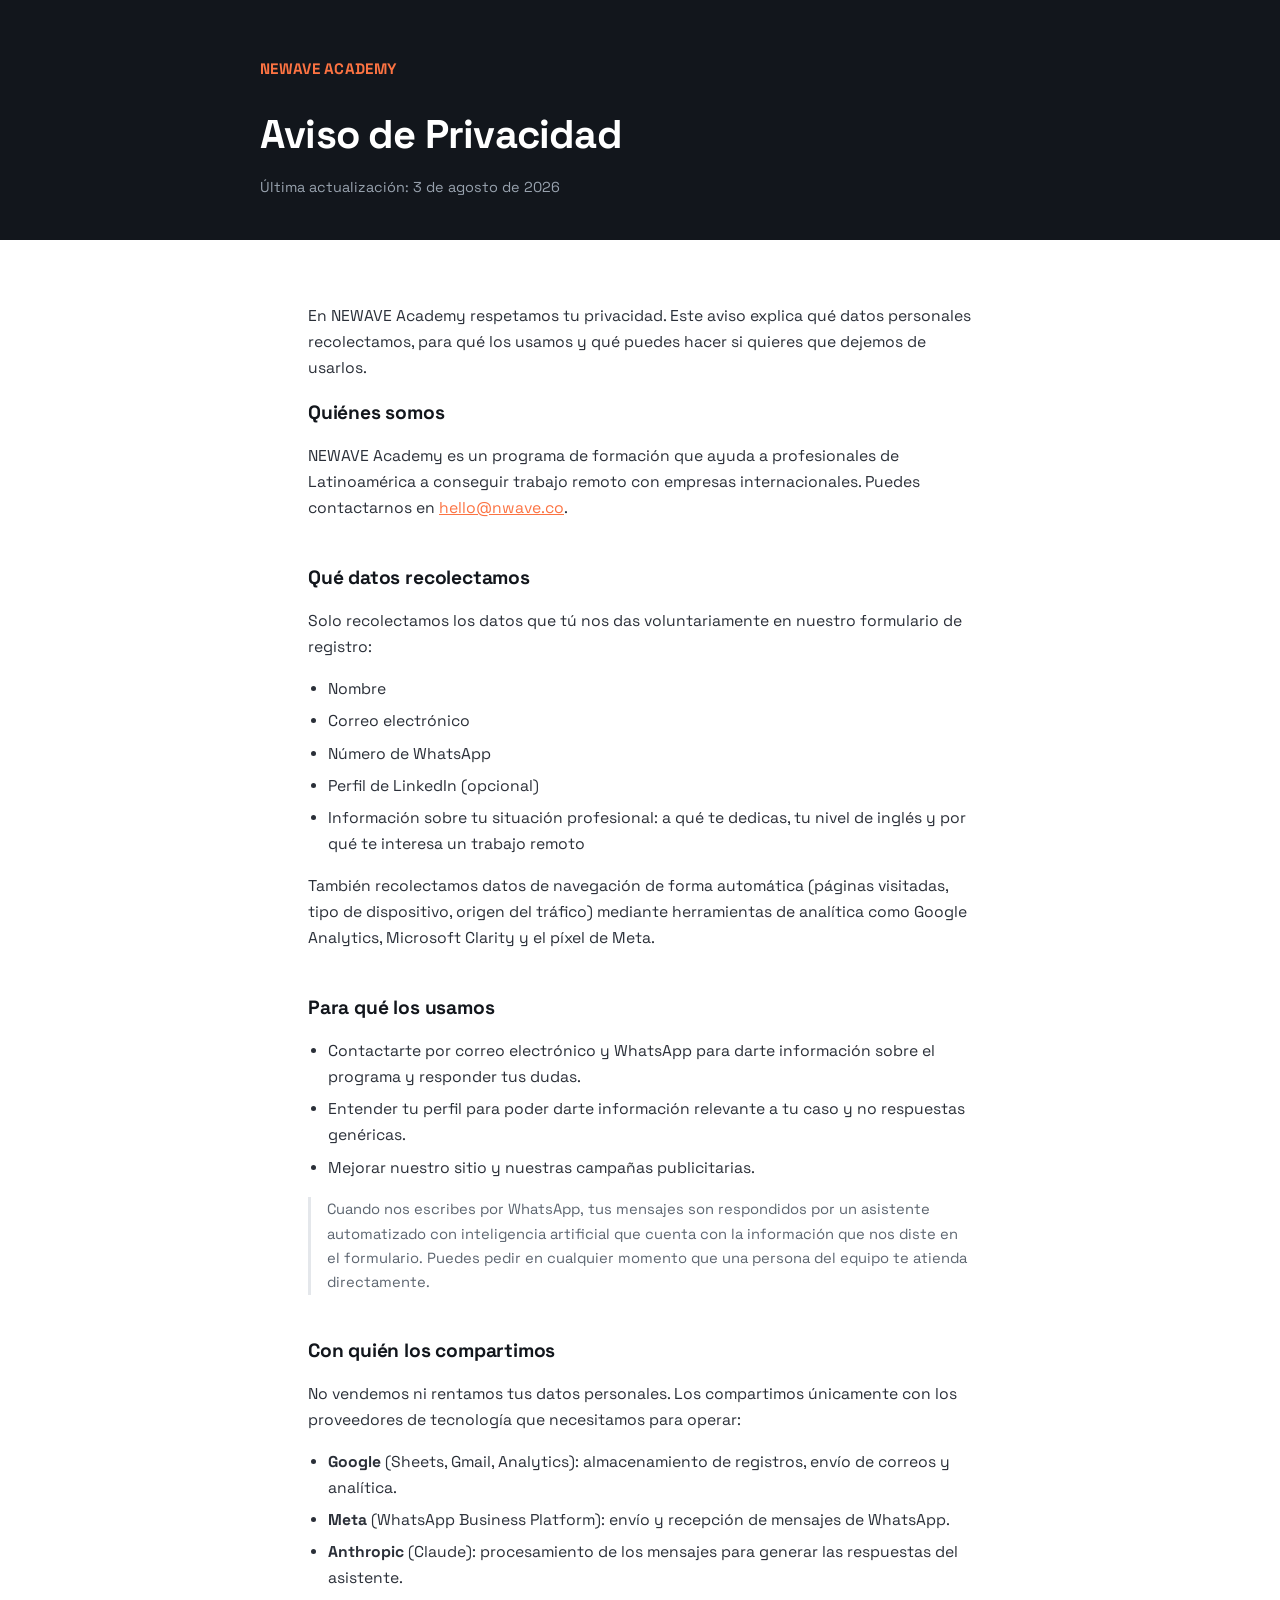
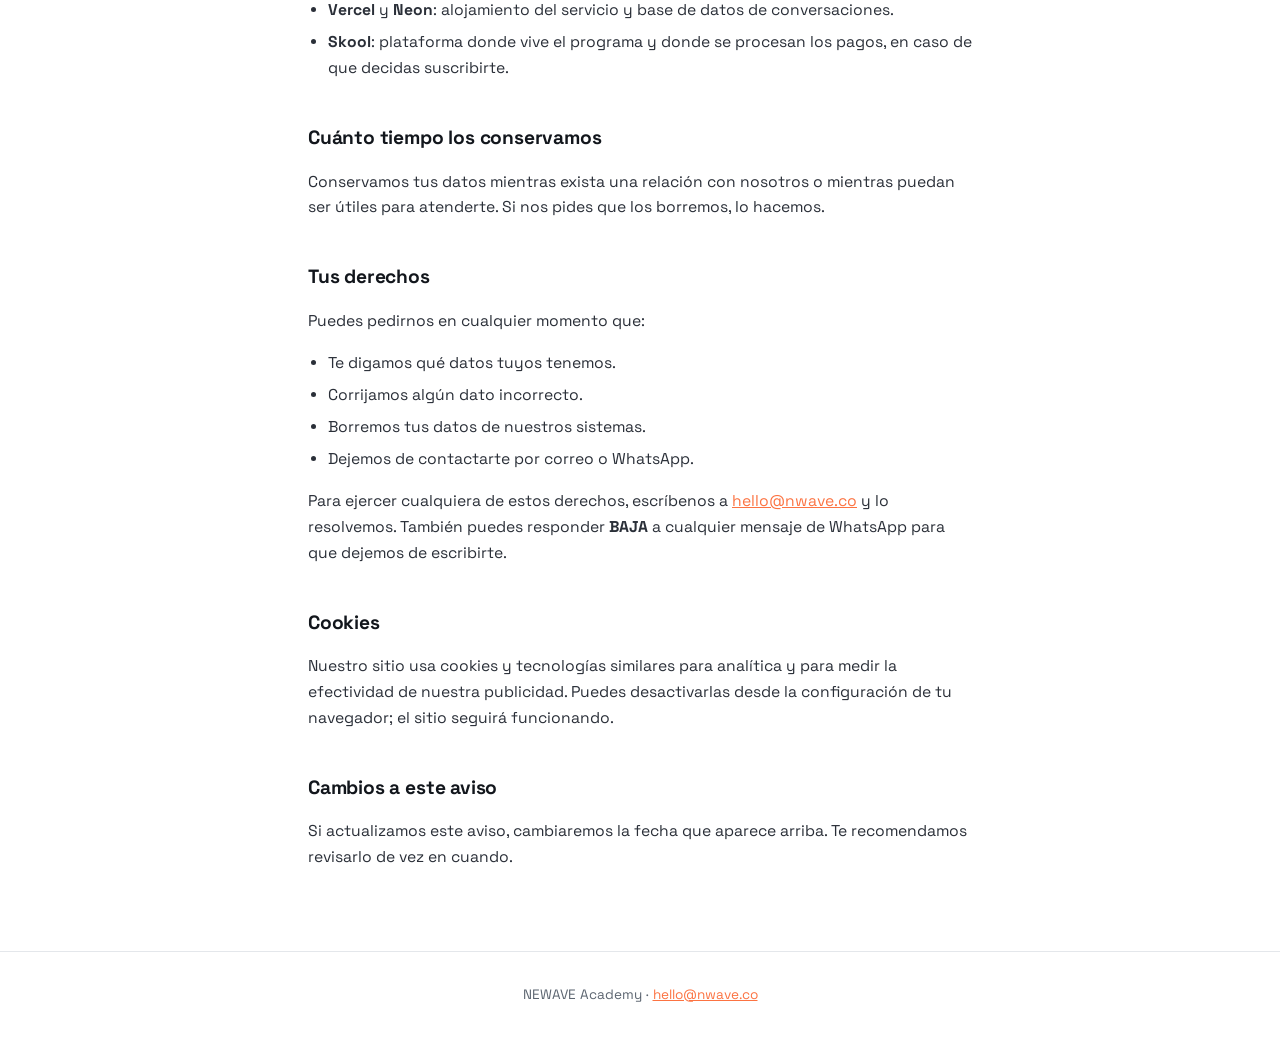
<file: privacidad/index.html>
<!DOCTYPE html>
<html lang="es">
<head>
  <!-- Google Tag Manager -->
  <script>(function(w,d,s,l,i){w[l]=w[l]||[];w[l].push({'gtm.start':
  new Date().getTime(),event:'gtm.js'});var f=d.getElementsByTagName(s)[0],
  j=d.createElement(s),dl=l!='dataLayer'?'&l='+l:'';j.async=true;j.src=
  'https://www.googletagmanager.com/gtm.js?id='+i+dl;f.parentNode.insertBefore(j,f);
  })(window,document,'script','dataLayer','GTM-WNMFCN55');</script>
  <!-- End Google Tag Manager -->
  <meta charset="UTF-8" />
  <meta name="viewport" content="width=device-width, initial-scale=1.0" />
  <title>Aviso de Privacidad — NEWAVE Academy</title>
  <meta name="description" content="Aviso de privacidad de NEWAVE Academy: qué datos recolectamos, para qué los usamos y cómo ejercer tus derechos." />
  <link rel="preconnect" href="https://fonts.googleapis.com" />
  <link rel="preconnect" href="https://fonts.gstatic.com" crossorigin />
  <link href="https://fonts.googleapis.com/css2?family=Space+Grotesk:wght@400;600;700&family=DM+Mono:wght@400&display=swap" rel="stylesheet" />
  <link rel="icon" type="image/png" href="../images/NEWAVEISO.png" />
  <style>
    :root {
      --brand-black: #12161c;
      --brand-orange: #FC7342;
      --text: #2a2f38;
      --muted: #5c6570;
      --line: #e4e7eb;
    }
    * { box-sizing: border-box; }
    body {
      margin: 0;
      font-family: 'Space Grotesk', -apple-system, BlinkMacSystemFont, sans-serif;
      color: var(--text);
      line-height: 1.65;
      background: #fff;
    }
    header {
      background: var(--brand-black);
      padding: 3.5rem clamp(1.25rem, 5vw, 3rem) 2.5rem;
    }
    header .wrap { max-width: 760px; margin: 0 auto; }
    header a.logo {
      color: var(--brand-orange);
      text-decoration: none;
      font-weight: 700;
      letter-spacing: 0.02em;
      font-size: 0.95rem;
    }
    header h1 {
      color: #fff;
      font-size: clamp(1.75rem, 4vw, 2.5rem);
      font-weight: 700;
      letter-spacing: -0.02em;
      margin: 1.25rem 0 0.5rem;
    }
    header p { color: #98a2ae; margin: 0; font-size: 0.9rem; }
    main {
      max-width: 760px;
      margin: 0 auto;
      padding: 3rem clamp(1.25rem, 5vw, 3rem) 4rem;
    }
    h2 {
      font-size: 1.2rem;
      font-weight: 700;
      letter-spacing: -0.01em;
      margin: 2.5rem 0 0.75rem;
      color: var(--brand-black);
    }
    h2:first-of-type { margin-top: 0; }
    p, li { font-size: 0.98rem; color: var(--text); }
    ul { padding-left: 1.25rem; }
    li { margin-bottom: 0.4rem; }
    a { color: var(--brand-orange); }
    .nota {
      border-left: 3px solid var(--line);
      padding-left: 1rem;
      color: var(--muted);
      font-size: 0.92rem;
    }
    footer {
      border-top: 1px solid var(--line);
      padding: 2rem clamp(1.25rem, 5vw, 3rem);
      text-align: center;
      color: var(--muted);
      font-size: 0.85rem;
    }
  </style>
</head>
<body>
  <!-- Google Tag Manager (noscript) -->
  <noscript><iframe src="https://www.googletagmanager.com/ns.html?id=GTM-WNMFCN55" height="0" width="0" style="display:none;visibility:hidden"></iframe></noscript>
  <!-- End Google Tag Manager (noscript) -->
  <header>
    <div class="wrap">
      <a class="logo" href="/">NEWAVE ACADEMY</a>
      <h1>Aviso de Privacidad</h1>
      <p>Última actualización: 3 de agosto de 2026</p>
    </div>
  </header>

  <main>
    <p>En NEWAVE Academy respetamos tu privacidad. Este aviso explica qué datos
    personales recolectamos, para qué los usamos y qué puedes hacer si quieres
    que dejemos de usarlos.</p>

    <h2>Quiénes somos</h2>
    <p>NEWAVE Academy es un programa de formación que ayuda a profesionales de
    Latinoamérica a conseguir trabajo remoto con empresas internacionales.
    Puedes contactarnos en
    <a href="mailto:hello@nwave.co">hello@nwave.co</a>.</p>

    <h2>Qué datos recolectamos</h2>
    <p>Solo recolectamos los datos que tú nos das voluntariamente en nuestro
    formulario de registro:</p>
    <ul>
      <li>Nombre</li>
      <li>Correo electrónico</li>
      <li>Número de WhatsApp</li>
      <li>Perfil de LinkedIn (opcional)</li>
      <li>Información sobre tu situación profesional: a qué te dedicas, tu
      nivel de inglés y por qué te interesa un trabajo remoto</li>
    </ul>
    <p>También recolectamos datos de navegación de forma automática (páginas
    visitadas, tipo de dispositivo, origen del tráfico) mediante herramientas
    de analítica como Google Analytics, Microsoft Clarity y el píxel de Meta.</p>

    <h2>Para qué los usamos</h2>
    <ul>
      <li>Contactarte por correo electrónico y WhatsApp para darte información
      sobre el programa y responder tus dudas.</li>
      <li>Entender tu perfil para poder darte información relevante a tu caso
      y no respuestas genéricas.</li>
      <li>Mejorar nuestro sitio y nuestras campañas publicitarias.</li>
    </ul>
    <p class="nota">Cuando nos escribes por WhatsApp, tus mensajes son
    respondidos por un asistente automatizado con inteligencia artificial que
    cuenta con la información que nos diste en el formulario. Puedes pedir en
    cualquier momento que una persona del equipo te atienda directamente.</p>

    <h2>Con quién los compartimos</h2>
    <p>No vendemos ni rentamos tus datos personales. Los compartimos únicamente
    con los proveedores de tecnología que necesitamos para operar:</p>
    <ul>
      <li><strong>Google</strong> (Sheets, Gmail, Analytics): almacenamiento de
      registros, envío de correos y analítica.</li>
      <li><strong>Meta</strong> (WhatsApp Business Platform): envío y recepción
      de mensajes de WhatsApp.</li>
      <li><strong>Anthropic</strong> (Claude): procesamiento de los mensajes
      para generar las respuestas del asistente.</li>
      <li><strong>Vercel</strong> y <strong>Neon</strong>: alojamiento del
      servicio y base de datos de conversaciones.</li>
      <li><strong>Skool</strong>: plataforma donde vive el programa y donde se
      procesan los pagos, en caso de que decidas suscribirte.</li>
    </ul>

    <h2>Cuánto tiempo los conservamos</h2>
    <p>Conservamos tus datos mientras exista una relación con nosotros o
    mientras puedan ser útiles para atenderte. Si nos pides que los borremos,
    lo hacemos.</p>

    <h2>Tus derechos</h2>
    <p>Puedes pedirnos en cualquier momento que:</p>
    <ul>
      <li>Te digamos qué datos tuyos tenemos.</li>
      <li>Corrijamos algún dato incorrecto.</li>
      <li>Borremos tus datos de nuestros sistemas.</li>
      <li>Dejemos de contactarte por correo o WhatsApp.</li>
    </ul>
    <p>Para ejercer cualquiera de estos derechos, escríbenos a
    <a href="mailto:hello@nwave.co">hello@nwave.co</a> y lo resolvemos. También
    puedes responder <strong>BAJA</strong> a cualquier mensaje de WhatsApp para
    que dejemos de escribirte.</p>

    <h2>Cookies</h2>
    <p>Nuestro sitio usa cookies y tecnologías similares para analítica y para
    medir la efectividad de nuestra publicidad. Puedes desactivarlas desde la
    configuración de tu navegador; el sitio seguirá funcionando.</p>

    <h2>Cambios a este aviso</h2>
    <p>Si actualizamos este aviso, cambiaremos la fecha que aparece arriba. Te
    recomendamos revisarlo de vez en cuando.</p>
  </main>

  <footer>
    NEWAVE Academy · <a href="mailto:hello@nwave.co">hello@nwave.co</a>
  </footer>
</body>
</html>
</file>
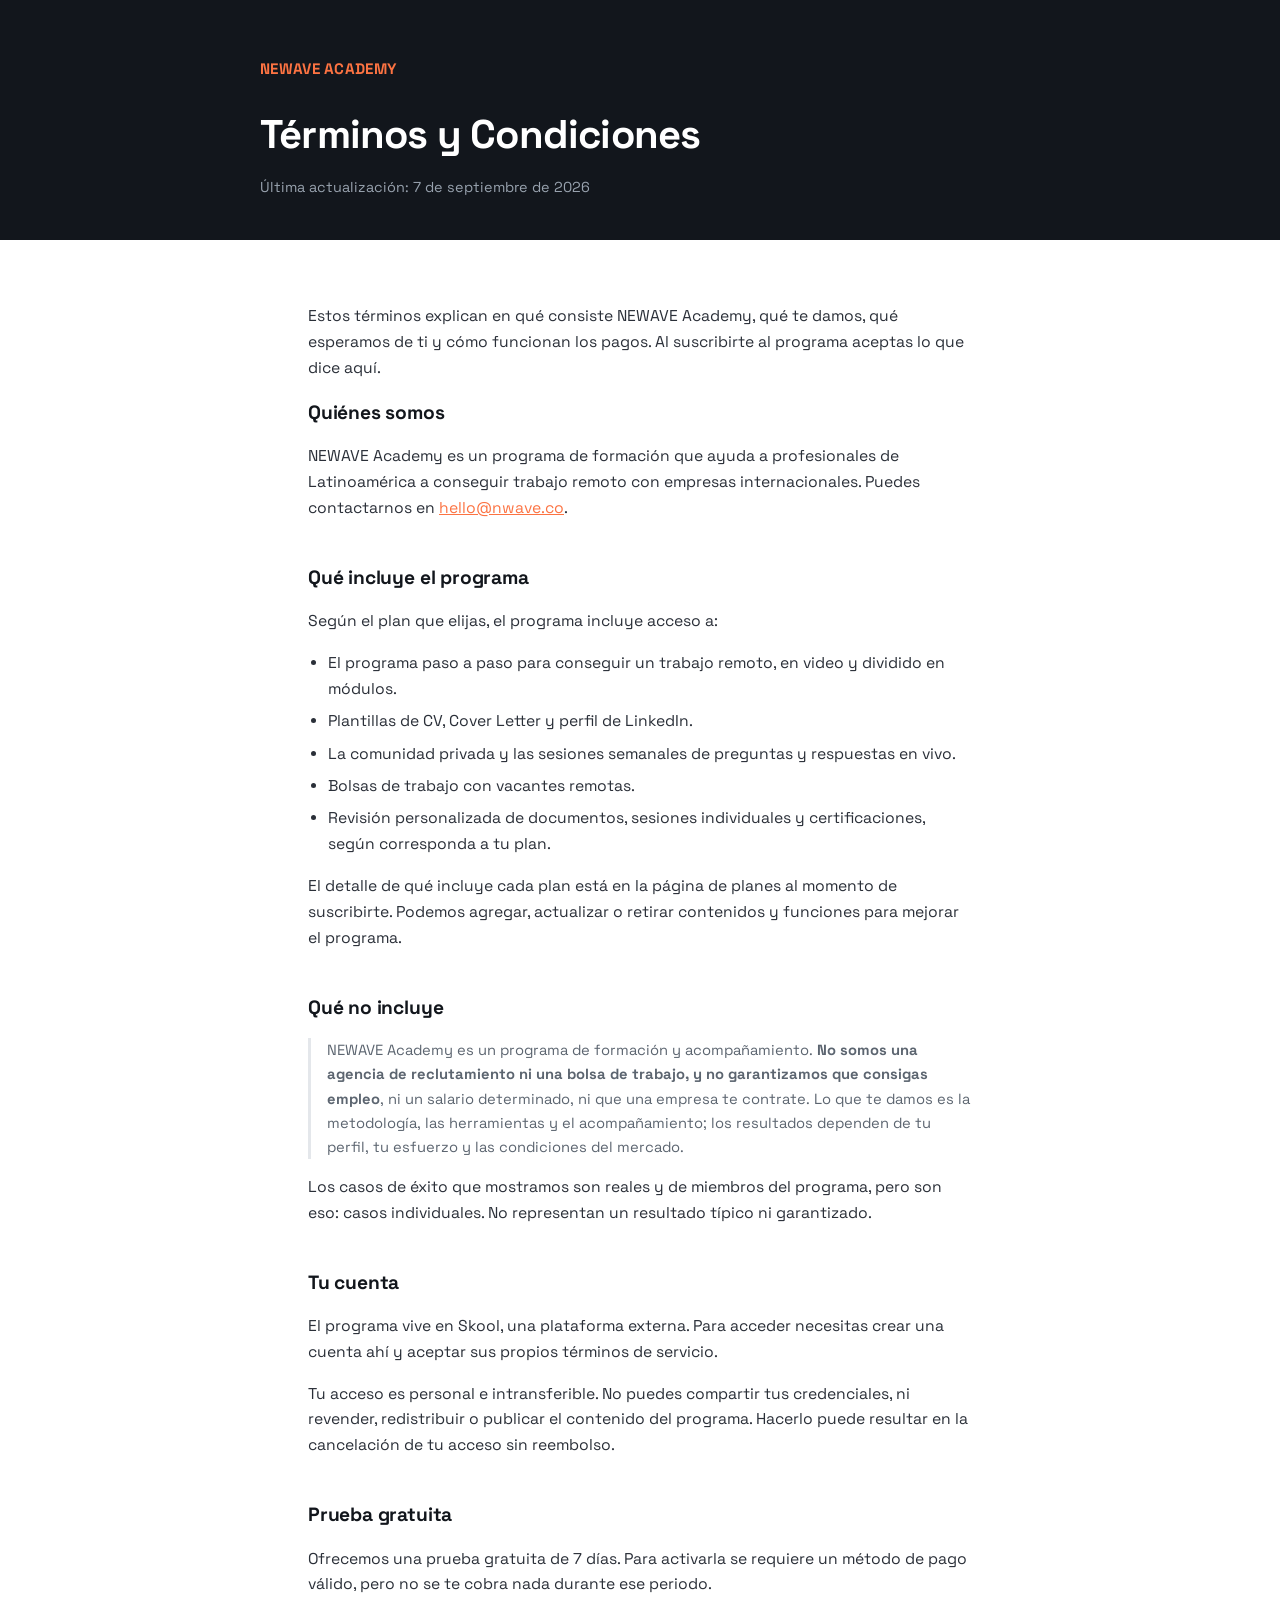
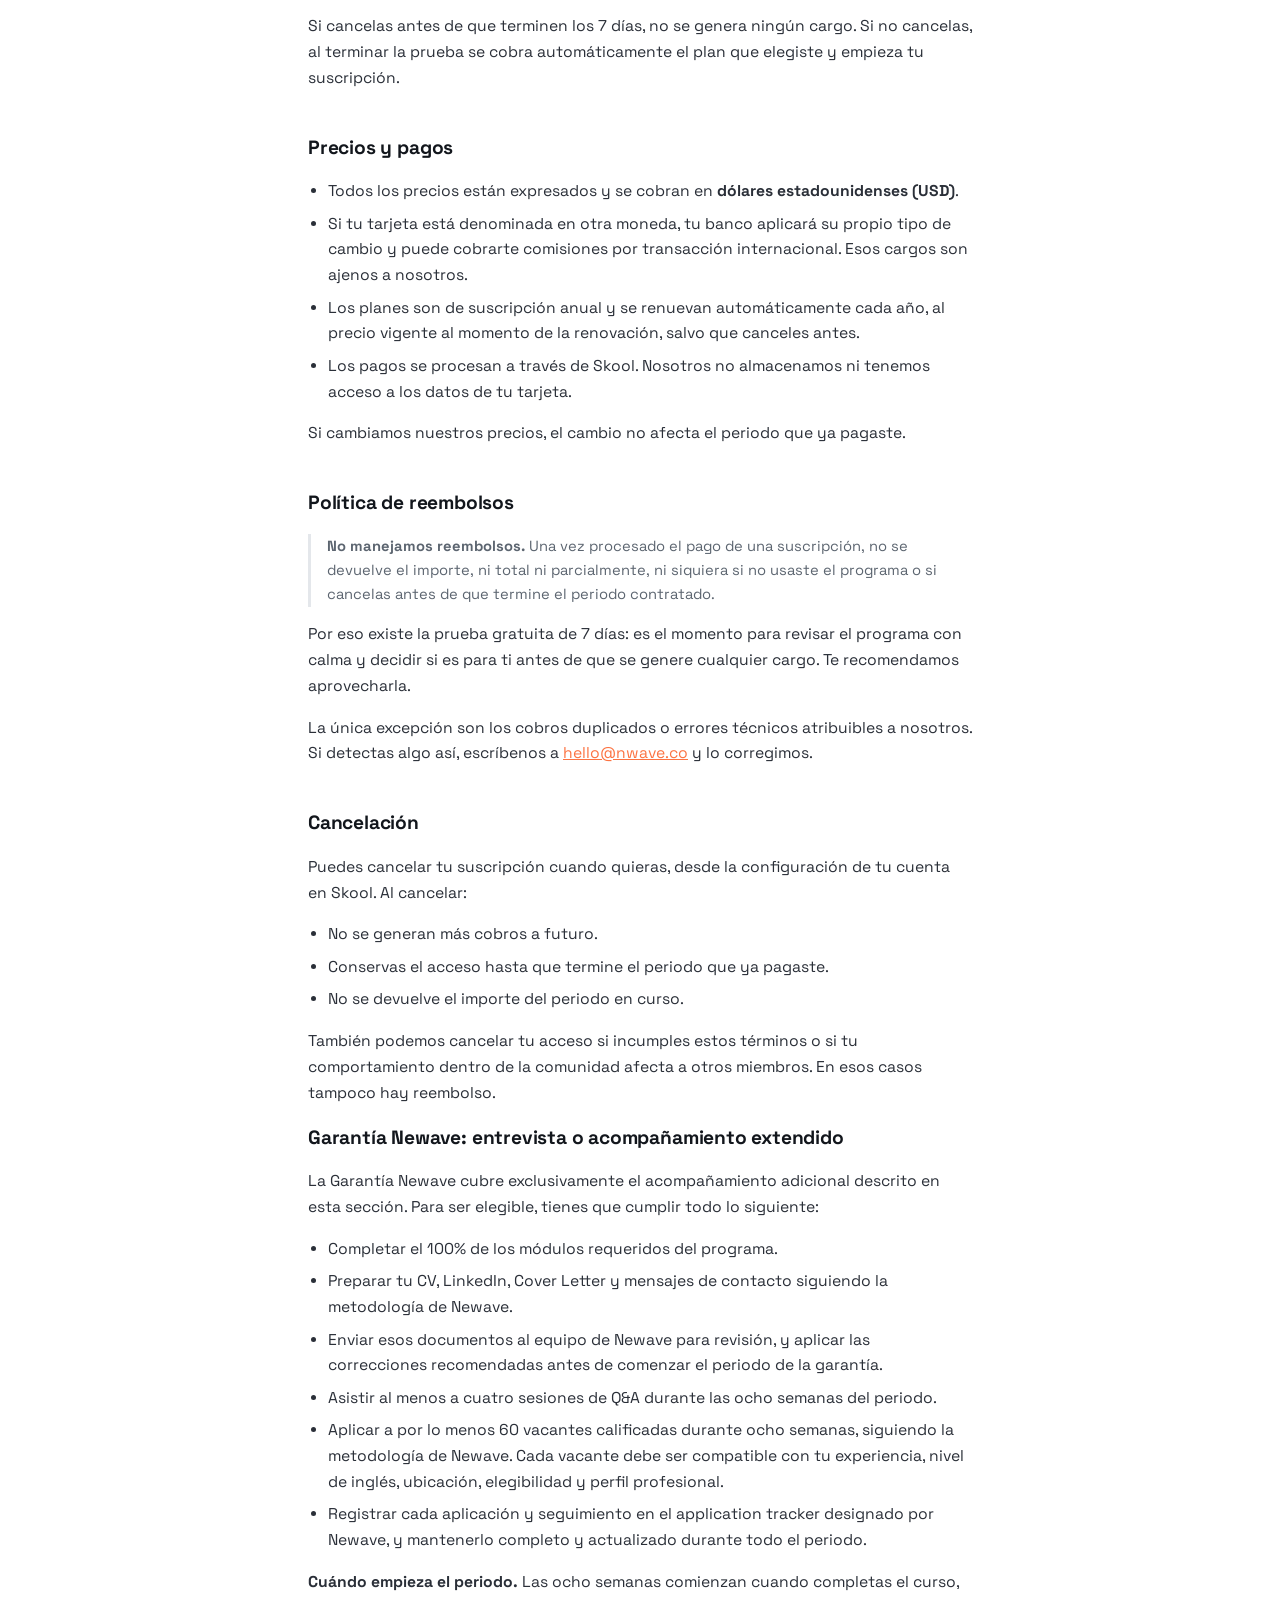
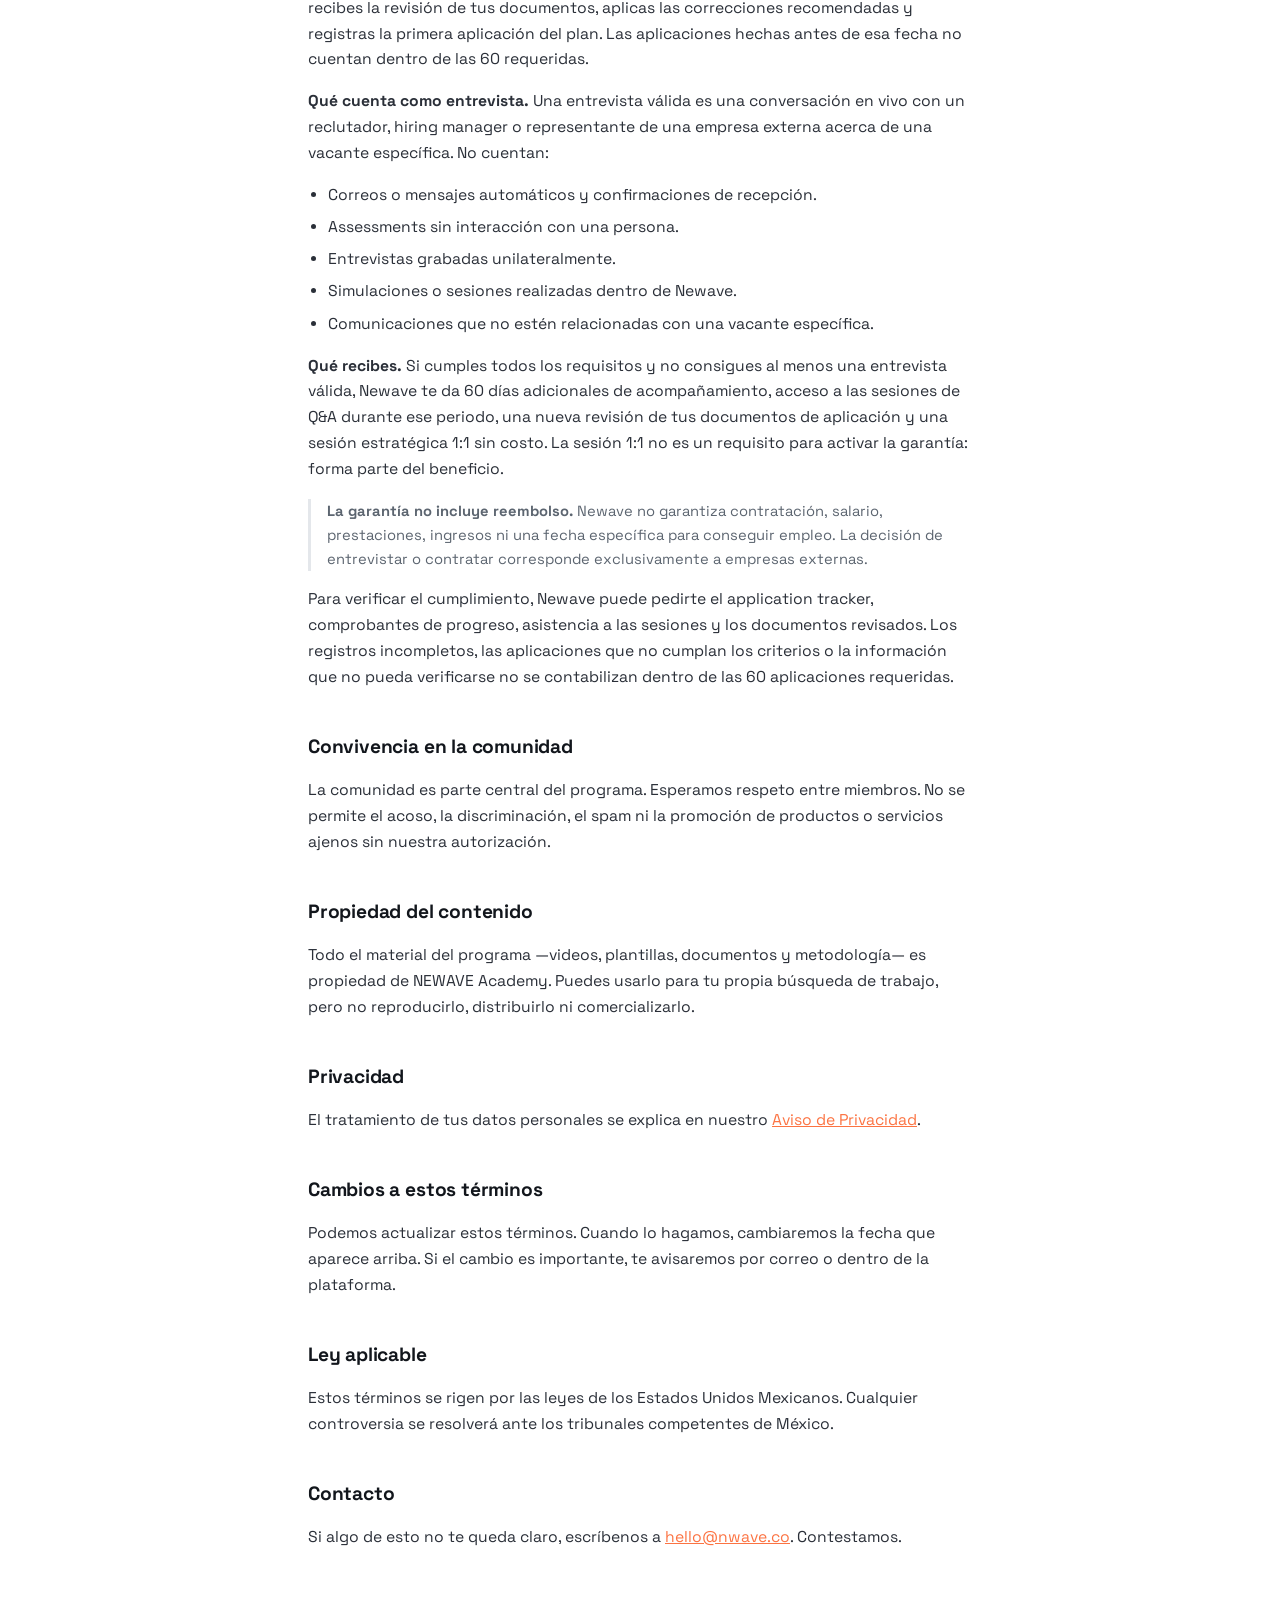
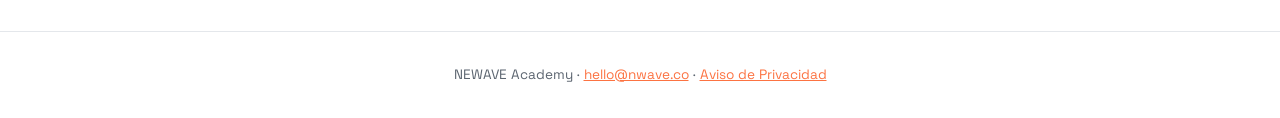
<file: terminos/index.html>
<!DOCTYPE html>
<html lang="es">
<head>
  <!-- Google Tag Manager -->
  <script>(function(w,d,s,l,i){w[l]=w[l]||[];w[l].push({'gtm.start':
  new Date().getTime(),event:'gtm.js'});var f=d.getElementsByTagName(s)[0],
  j=d.createElement(s),dl=l!='dataLayer'?'&l='+l:'';j.async=true;j.src=
  'https://www.googletagmanager.com/gtm.js?id='+i+dl;f.parentNode.insertBefore(j,f);
  })(window,document,'script','dataLayer','GTM-WNMFCN55');</script>
  <!-- End Google Tag Manager -->
  <meta charset="UTF-8" />
  <meta name="viewport" content="width=device-width, initial-scale=1.0" />
  <title>Términos y Condiciones — NEWAVE Academy</title>
  <meta name="description" content="Términos y condiciones de NEWAVE Academy: qué incluye el programa, cómo funcionan los pagos, la prueba gratuita y la política de reembolsos." />
  <link rel="preconnect" href="https://fonts.googleapis.com" />
  <link rel="preconnect" href="https://fonts.gstatic.com" crossorigin />
  <link href="https://fonts.googleapis.com/css2?family=Space+Grotesk:wght@400;600;700&family=DM+Mono:wght@400&display=swap" rel="stylesheet" />
  <link rel="icon" type="image/png" href="../images/NEWAVEISO.png" />
  <style>
    :root {
      --brand-black: #12161c;
      --brand-orange: #FC7342;
      --text: #2a2f38;
      --muted: #5c6570;
      --line: #e4e7eb;
    }
    * { box-sizing: border-box; }
    body {
      margin: 0;
      font-family: 'Space Grotesk', -apple-system, BlinkMacSystemFont, sans-serif;
      color: var(--text);
      line-height: 1.65;
      background: #fff;
    }
    header {
      background: var(--brand-black);
      padding: 3.5rem clamp(1.25rem, 5vw, 3rem) 2.5rem;
    }
    header .wrap { max-width: 760px; margin: 0 auto; }
    header a.logo {
      color: var(--brand-orange);
      text-decoration: none;
      font-weight: 700;
      letter-spacing: 0.02em;
      font-size: 0.95rem;
    }
    header h1 {
      color: #fff;
      font-size: clamp(1.75rem, 4vw, 2.5rem);
      font-weight: 700;
      letter-spacing: -0.02em;
      margin: 1.25rem 0 0.5rem;
    }
    header p { color: #98a2ae; margin: 0; font-size: 0.9rem; }
    main {
      max-width: 760px;
      margin: 0 auto;
      padding: 3rem clamp(1.25rem, 5vw, 3rem) 4rem;
    }
    h2 {
      font-size: 1.2rem;
      font-weight: 700;
      letter-spacing: -0.01em;
      margin: 2.5rem 0 0.75rem;
      color: var(--brand-black);
    }
    h2:first-of-type { margin-top: 0; }
    p, li { font-size: 0.98rem; color: var(--text); }
    ul { padding-left: 1.25rem; }
    li { margin-bottom: 0.4rem; }
    a { color: var(--brand-orange); }
    .nota {
      border-left: 3px solid var(--line);
      padding-left: 1rem;
      color: var(--muted);
      font-size: 0.92rem;
    }
    footer {
      border-top: 1px solid var(--line);
      padding: 2rem clamp(1.25rem, 5vw, 3rem);
      text-align: center;
      color: var(--muted);
      font-size: 0.85rem;
    }
  </style>
</head>
<body>
  <!-- Google Tag Manager (noscript) -->
  <noscript><iframe src="https://www.googletagmanager.com/ns.html?id=GTM-WNMFCN55" height="0" width="0" style="display:none;visibility:hidden"></iframe></noscript>
  <!-- End Google Tag Manager (noscript) -->
  <header>
    <div class="wrap">
      <a class="logo" href="/">NEWAVE ACADEMY</a>
      <h1>Términos y Condiciones</h1>
      <p>Última actualización: 7 de septiembre de 2026</p>
    </div>
  </header>

  <main>
    <p>Estos términos explican en qué consiste NEWAVE Academy, qué te damos,
    qué esperamos de ti y cómo funcionan los pagos. Al suscribirte al programa
    aceptas lo que dice aquí.</p>

    <h2>Quiénes somos</h2>
    <p>NEWAVE Academy es un programa de formación que ayuda a profesionales de
    Latinoamérica a conseguir trabajo remoto con empresas internacionales.
    Puedes contactarnos en
    <a href="mailto:hello@nwave.co">hello@nwave.co</a>.</p>

    <h2>Qué incluye el programa</h2>
    <p>Según el plan que elijas, el programa incluye acceso a:</p>
    <ul>
      <li>El programa paso a paso para conseguir un trabajo remoto, en video y
      dividido en módulos.</li>
      <li>Plantillas de CV, Cover Letter y perfil de LinkedIn.</li>
      <li>La comunidad privada y las sesiones semanales de preguntas y
      respuestas en vivo.</li>
      <li>Bolsas de trabajo con vacantes remotas.</li>
      <li>Revisión personalizada de documentos, sesiones individuales y
      certificaciones, según corresponda a tu plan.</li>
    </ul>
    <p>El detalle de qué incluye cada plan está en la página de planes al
    momento de suscribirte. Podemos agregar, actualizar o retirar contenidos y
    funciones para mejorar el programa.</p>

    <h2>Qué no incluye</h2>
    <p class="nota">NEWAVE Academy es un programa de formación y
    acompañamiento. <strong>No somos una agencia de reclutamiento ni una bolsa
    de trabajo, y no garantizamos que consigas empleo</strong>, ni un salario
    determinado, ni que una empresa te contrate. Lo que te damos es la
    metodología, las herramientas y el acompañamiento; los resultados dependen
    de tu perfil, tu esfuerzo y las condiciones del mercado.</p>
    <p>Los casos de éxito que mostramos son reales y de miembros del programa,
    pero son eso: casos individuales. No representan un resultado típico ni
    garantizado.</p>

    <h2>Tu cuenta</h2>
    <p>El programa vive en Skool, una plataforma externa. Para acceder necesitas
    crear una cuenta ahí y aceptar sus propios términos de servicio.</p>
    <p>Tu acceso es personal e intransferible. No puedes compartir tus
    credenciales, ni revender, redistribuir o publicar el contenido del
    programa. Hacerlo puede resultar en la cancelación de tu acceso sin
    reembolso.</p>

    <h2>Prueba gratuita</h2>
    <p>Ofrecemos una prueba gratuita de 7 días. Para activarla se requiere un
    método de pago válido, pero no se te cobra nada durante ese periodo.</p>
    <p>Si cancelas antes de que terminen los 7 días, no se genera ningún cargo.
    Si no cancelas, al terminar la prueba se cobra automáticamente el plan que
    elegiste y empieza tu suscripción.</p>

    <h2>Precios y pagos</h2>
    <ul>
      <li>Todos los precios están expresados y se cobran en
      <strong>dólares estadounidenses (USD)</strong>.</li>
      <li>Si tu tarjeta está denominada en otra moneda, tu banco aplicará su
      propio tipo de cambio y puede cobrarte comisiones por transacción
      internacional. Esos cargos son ajenos a nosotros.</li>
      <li>Los planes son de suscripción anual y se renuevan automáticamente cada
      año, al precio vigente al momento de la renovación, salvo que canceles
      antes.</li>
      <li>Los pagos se procesan a través de Skool. Nosotros no almacenamos ni
      tenemos acceso a los datos de tu tarjeta.</li>
    </ul>
    <p>Si cambiamos nuestros precios, el cambio no afecta el periodo que ya
    pagaste.</p>

    <h2>Política de reembolsos</h2>
    <p class="nota"><strong>No manejamos reembolsos.</strong> Una vez procesado
    el pago de una suscripción, no se devuelve el importe, ni total ni
    parcialmente, ni siquiera si no usaste el programa o si cancelas antes de
    que termine el periodo contratado.</p>
    <p>Por eso existe la prueba gratuita de 7 días: es el momento para revisar
    el programa con calma y decidir si es para ti antes de que se genere
    cualquier cargo. Te recomendamos aprovecharla.</p>
    <p>La única excepción son los cobros duplicados o errores técnicos
    atribuibles a nosotros. Si detectas algo así, escríbenos a
    <a href="mailto:hello@nwave.co">hello@nwave.co</a> y lo corregimos.</p>

    <h2>Cancelación</h2>
    <p>Puedes cancelar tu suscripción cuando quieras, desde la configuración de
    tu cuenta en Skool. Al cancelar:</p>
    <ul>
      <li>No se generan más cobros a futuro.</li>
      <li>Conservas el acceso hasta que termine el periodo que ya pagaste.</li>
      <li>No se devuelve el importe del periodo en curso.</li>
    </ul>
    <p>También podemos cancelar tu acceso si incumples estos términos o si tu
    comportamiento dentro de la comunidad afecta a otros miembros. En esos casos
    tampoco hay reembolso.</p>

    <section id="garantia-newave">
    <h2>Garantía Newave: entrevista o acompañamiento extendido</h2>
    <p>La Garantía Newave cubre exclusivamente el acompañamiento adicional
    descrito en esta sección. Para ser elegible, tienes que cumplir todo lo
    siguiente:</p>
    <ul>
      <li>Completar el 100% de los módulos requeridos del programa.</li>
      <li>Preparar tu CV, LinkedIn, Cover Letter y mensajes de contacto
      siguiendo la metodología de Newave.</li>
      <li>Enviar esos documentos al equipo de Newave para revisión, y aplicar
      las correcciones recomendadas antes de comenzar el periodo de la
      garantía.</li>
      <li>Asistir al menos a cuatro sesiones de Q&amp;A durante las ocho
      semanas del periodo.</li>
      <li>Aplicar a por lo menos 60 vacantes calificadas durante ocho semanas,
      siguiendo la metodología de Newave. Cada vacante debe ser compatible con
      tu experiencia, nivel de inglés, ubicación, elegibilidad y perfil
      profesional.</li>
      <li>Registrar cada aplicación y seguimiento en el application tracker
      designado por Newave, y mantenerlo completo y actualizado durante todo el
      periodo.</li>
    </ul>
    <p><strong>Cuándo empieza el periodo.</strong> Las ocho semanas comienzan
    cuando completas el curso, recibes la revisión de tus documentos, aplicas
    las correcciones recomendadas y registras la primera aplicación del plan.
    Las aplicaciones hechas antes de esa fecha no cuentan dentro de las 60
    requeridas.</p>
    <p><strong>Qué cuenta como entrevista.</strong> Una entrevista válida es
    una conversación en vivo con un reclutador, hiring manager o representante
    de una empresa externa acerca de una vacante específica. No cuentan:</p>
    <ul>
      <li>Correos o mensajes automáticos y confirmaciones de recepción.</li>
      <li>Assessments sin interacción con una persona.</li>
      <li>Entrevistas grabadas unilateralmente.</li>
      <li>Simulaciones o sesiones realizadas dentro de Newave.</li>
      <li>Comunicaciones que no estén relacionadas con una vacante
      específica.</li>
    </ul>
    <p><strong>Qué recibes.</strong> Si cumples todos los requisitos y no
    consigues al menos una entrevista válida, Newave te da 60 días adicionales
    de acompañamiento, acceso a las sesiones de Q&amp;A durante ese periodo,
    una nueva revisión de tus documentos de aplicación y una sesión estratégica
    1:1 sin costo. La sesión 1:1 no es un requisito para activar la garantía:
    forma parte del beneficio.</p>
    <p class="nota"><strong>La garantía no incluye reembolso.</strong> Newave
    no garantiza contratación, salario, prestaciones, ingresos ni una fecha
    específica para conseguir empleo. La decisión de entrevistar o contratar
    corresponde exclusivamente a empresas externas.</p>
    <p>Para verificar el cumplimiento, Newave puede pedirte el application
    tracker, comprobantes de progreso, asistencia a las sesiones y los
    documentos revisados. Los registros incompletos, las aplicaciones que no
    cumplan los criterios o la información que no pueda verificarse no se
    contabilizan dentro de las 60 aplicaciones requeridas.</p>
    </section>

    <h2>Convivencia en la comunidad</h2>
    <p>La comunidad es parte central del programa. Esperamos respeto entre
    miembros. No se permite el acoso, la discriminación, el spam ni la
    promoción de productos o servicios ajenos sin nuestra autorización.</p>

    <h2>Propiedad del contenido</h2>
    <p>Todo el material del programa —videos, plantillas, documentos y
    metodología— es propiedad de NEWAVE Academy. Puedes usarlo para tu propia
    búsqueda de trabajo, pero no reproducirlo, distribuirlo ni comercializarlo.</p>

    <h2>Privacidad</h2>
    <p>El tratamiento de tus datos personales se explica en nuestro
    <a href="/privacidad/">Aviso de Privacidad</a>.</p>

    <h2>Cambios a estos términos</h2>
    <p>Podemos actualizar estos términos. Cuando lo hagamos, cambiaremos la
    fecha que aparece arriba. Si el cambio es importante, te avisaremos por
    correo o dentro de la plataforma.</p>

    <h2>Ley aplicable</h2>
    <p>Estos términos se rigen por las leyes de los Estados Unidos Mexicanos.
    Cualquier controversia se resolverá ante los tribunales competentes de
    México.</p>

    <h2>Contacto</h2>
    <p>Si algo de esto no te queda claro, escríbenos a
    <a href="mailto:hello@nwave.co">hello@nwave.co</a>. Contestamos.</p>
  </main>

  <footer>
    NEWAVE Academy · <a href="mailto:hello@nwave.co">hello@nwave.co</a> ·
    <a href="/privacidad/">Aviso de Privacidad</a>
  </footer>
</body>
</html>
</file>
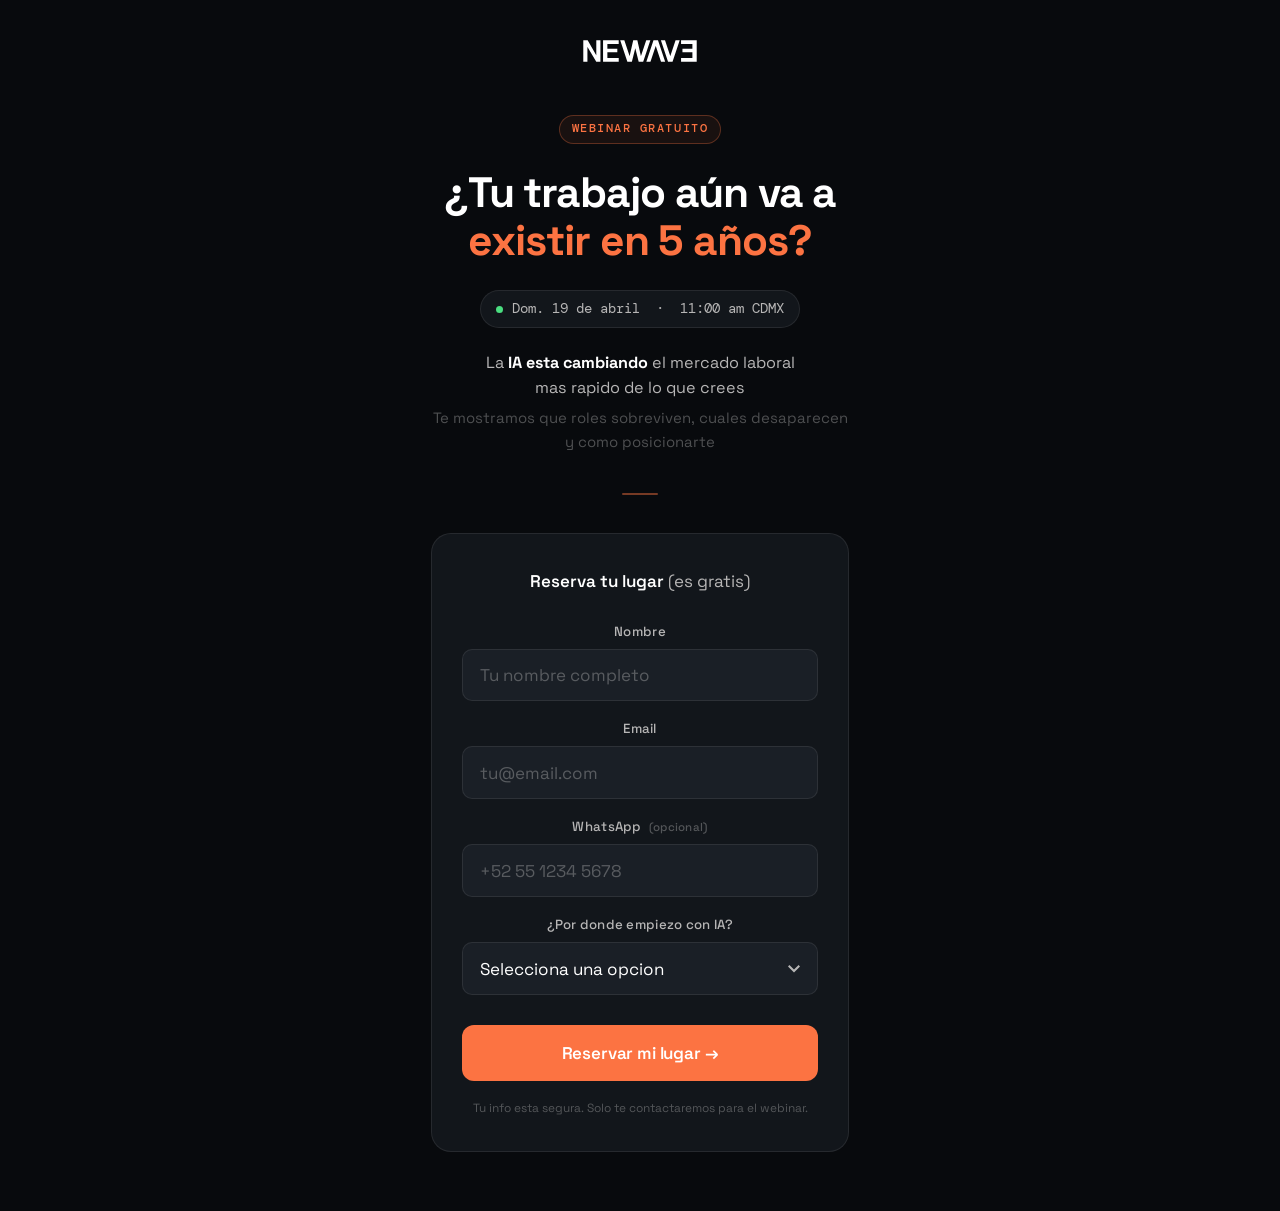
<file: trabajosdelfuturo/index.html>
<!DOCTYPE html>
<html lang="es">
<head>
  <!-- Google Tag Manager -->
  <script>(function(w,d,s,l,i){w[l]=w[l]||[];w[l].push({'gtm.start':new Date().getTime(),event:'gtm.js'});var f=d.getElementsByTagName(s)[0],j=d.createElement(s),dl=l!='dataLayer'?'&l='+l:'';j.async=true;j.src='https://www.googletagmanager.com/gtm.js?id='+i+dl;f.parentNode.insertBefore(j,f);})(window,document,'script','dataLayer','GTM-WNMFCN55');</script>
  <!-- End Google Tag Manager -->
  <!-- Microsoft Clarity -->
  <script type="text/javascript">
    (function(c,l,a,r,i,t,y){
      c[a]=c[a]||function(){(c[a].q=c[a].q||[]).push(arguments)};
      t=l.createElement(r);t.async=1;t.src="https://www.clarity.ms/tag/"+i;
      y=l.getElementsByTagName(r)[0];y.parentNode.insertBefore(t,y);
    })(window, document, "clarity", "script", "w4yu713wbg");
  </script>
  <!-- End Microsoft Clarity -->
  <!-- Google Analytics GA4 -->
  <script async src="https://www.googletagmanager.com/gtag/js?id=G-8V4T3G3XKK"></script>
  <script>
    window.dataLayer = window.dataLayer || [];
    function gtag(){dataLayer.push(arguments);}
    gtag('js', new Date());
    gtag('config', 'G-8V4T3G3XKK');
  </script>
  <!-- End Google Analytics GA4 -->

  <!-- Meta Pixel Code -->
  <script>
    !function(f,b,e,v,n,t,s)
    {if(f.fbq)return;n=f.fbq=function(){n.callMethod?
    n.callMethod.apply(n,arguments):n.queue.push(arguments)};
    if(!f._fbq)f._fbq=n;n.push=n;n.loaded=!0;n.version='2.0';
    n.queue=[];t=b.createElement(e);t.async=!0;
    t.src=v;s=b.getElementsByTagName(e)[0];
    s.parentNode.insertBefore(t,s)}(window, document,'script',
    'https://connect.facebook.net/en_US/fbevents.js');
    fbq('init', '889212093461451');
    fbq('track', 'PageView');
  </script>
  <noscript><img height="1" width="1" style="display:none"
    src="https://www.facebook.com/tr?id=889212093461451&ev=PageView&noscript=1"
  /></noscript>
  <!-- End Meta Pixel Code -->

  <meta charset="UTF-8" />
  <meta name="viewport" content="width=device-width, initial-scale=1.0" />
  <title>Webinar Gratuito: Los Trabajos del Futuro | NEWAVE Academy</title>
  <meta name="description" content="Descubre cuales son los trabajos del futuro y como prepararte para conseguir uno. Webinar gratuito de NEWAVE Academy." />
  <meta property="og:title" content="Webinar Gratuito NEWAVE: Los Trabajos del Futuro" />
  <meta property="og:description" content="Aprende cuales son los trabajos del futuro y como posicionarte para conseguir uno desde Mexico." />
  <meta property="og:type" content="website" />

  <link rel="preconnect" href="https://fonts.googleapis.com" />
  <link rel="preconnect" href="https://fonts.gstatic.com" crossorigin />
  <link href="https://fonts.googleapis.com/css2?family=Space+Grotesk:wght@400;500;600;700&family=DM+Mono:wght@400;500&display=swap" rel="stylesheet" />
  <link rel="icon" type="image/png" href="/images/NEWAVEISO.png" />

  <style>
    *, *::before, *::after { box-sizing: border-box; margin: 0; padding: 0; }

    :root {
      --bg:      #080a0d;
      --bg-2:    #12161b;
      --bg-3:    #1a1f26;
      --white:   #ffffff;
      --muted:   #B7B6B6;
      --subtle:  rgba(183,182,182,0.4);
      --orange:  #FC7342;
      --orange-h:#d95b28;
      --border:  rgba(183,182,182,0.12);
      --green:   #4ade80;
      --sans:    'Space Grotesk', -apple-system, BlinkMacSystemFont, sans-serif;
      --mono:    'DM Mono', monospace;
    }

    html { font-size: 17px; }

    body {
      font-family: var(--sans);
      background: var(--bg);
      color: var(--white);
      line-height: 1.6;
      -webkit-font-smoothing: antialiased;
      min-height: 100vh;
      overflow-x: hidden;
    }

    a { text-decoration: none; color: inherit; }

    /* ── PAGE WRAPPER ── */
    .page {
      min-height: 100vh;
      display: flex;
      flex-direction: column;
      align-items: center;
      padding: 2.25rem 1.25rem 3.5rem;
      max-width: 460px;
      margin: 0 auto;
    }

    /* ── LOGO ── */
    .logo { margin-bottom: 2.5rem; }
    .logo img { height: 26px; width: auto; }

    /* ── MAIN CONTENT ── */
    #mainContent {
      display: flex;
      flex-direction: column;
      align-items: center;
      text-align: center;
      width: 100%;
    }

    /* ── EYEBROW ── */
    .eyebrow {
      font-family: var(--mono);
      font-size: 0.68rem;
      font-weight: 500;
      letter-spacing: 0.13em;
      text-transform: uppercase;
      color: var(--orange);
      border: 1px solid rgba(252,115,66,0.3);
      background: rgba(252,115,66,0.07);
      padding: 0.35em 1em;
      border-radius: 100px;
      margin-bottom: 1.5rem;
      display: inline-block;
      align-self: center;
    }

    /* ── HEADLINE ── */
    h1 {
      font-size: clamp(2rem, 8vw, 2.5rem);
      font-weight: 700;
      line-height: 1.12;
      text-align: center;
      letter-spacing: -0.025em;
      margin-bottom: 1.5rem;
    }
    h1 .accent { color: var(--orange); }

    /* ── DATE BADGE ── */
    .date-badge {
      display: inline-flex;
      align-items: center;
      gap: 0.55rem;
      font-family: var(--mono);
      font-size: 0.8rem;
      color: var(--muted);
      background: var(--bg-2);
      border: 1px solid var(--border);
      padding: 0.55em 1.1em;
      border-radius: 100px;
      margin-bottom: 1.25rem;
    }
    .live-dot {
      width: 7px;
      height: 7px;
      background: var(--green);
      border-radius: 50%;
      flex-shrink: 0;
      animation: blink 2s ease-in-out infinite;
    }
    @keyframes blink {
      0%, 100% { opacity: 1; }
      50% { opacity: 0.35; }
    }

    /* ── COUNTDOWN ── */
    .countdown {
      display: flex;
      justify-content: center;
      align-items: center;
      gap: 0.5rem;
      margin-bottom: 2rem;
      width: 100%;
    }
    .cd-block {
      display: flex;
      flex-direction: column;
      align-items: center;
      background: var(--bg-2);
      border: 1px solid var(--border);
      border-radius: 10px;
      padding: 0.6em 0.9em 0.5em;
      flex: 1;
      max-width: 72px;
    }
    .cd-num {
      font-family: var(--mono);
      font-size: 1.3rem;
      font-weight: 500;
      color: var(--white);
      line-height: 1;
    }
    .cd-label {
      font-family: var(--mono);
      font-size: 0.55rem;
      letter-spacing: 0.1em;
      text-transform: uppercase;
      color: var(--subtle);
      margin-top: 0.3em;
    }
    .cd-sep {
      font-family: var(--mono);
      font-size: 1.3rem;
      color: var(--subtle);
      align-self: center;
      margin-bottom: 0.4rem;
    }

    /* ── SOCIAL PROOF ── */
    .proof {
      text-align: center;
      font-size: 0.95rem;
      color: var(--muted);
      line-height: 1.55;
      margin-bottom: 0.4rem;
    }
    .proof strong { color: var(--white); }
    .proof-sub {
      text-align: center;
      font-size: 0.88rem;
      color: var(--subtle);
      margin-bottom: 2.25rem;
    }

    /* ── DIVIDER ── */
    .divider {
      width: 36px;
      height: 2px;
      background: var(--orange);
      border-radius: 2px;
      opacity: 0.45;
      margin: 0 auto 2.25rem;
    }

    /* ── FORM CARD ── */
    .form-card {
      width: 100%;
      background: var(--bg-2);
      border: 1px solid var(--border);
      border-radius: 20px;
      padding: 2rem 1.75rem;
    }
    .form-title {
      font-size: 1rem;
      font-weight: 600;
      text-align: center;
      margin-bottom: 1.5rem;
    }
    .form-title span { color: var(--muted); font-weight: 400; }

    .field { margin-bottom: 1rem; }
    .field label {
      display: block;
      font-size: 0.78rem;
      font-weight: 500;
      color: var(--muted);
      margin-bottom: 0.4rem;
      letter-spacing: 0.02em;
    }
    .optional { font-size: 0.68rem; color: var(--subtle); margin-left: 0.35em; }

    .field input {
      width: 100%;
      background: var(--bg-3);
      border: 1px solid var(--border);
      border-radius: 10px;
      padding: 0.85em 1em;
      font-family: var(--sans);
      font-size: 1rem;
      color: var(--white);
      outline: none;
      transition: border-color 0.2s;
      -webkit-appearance: none;
    }
    .field input::placeholder { color: var(--subtle); }
    .field input:focus { border-color: rgba(252,115,66,0.5); }

    .field select {
      width: 100%;
      background: var(--bg-3);
      border: 1px solid var(--border);
      border-radius: 10px;
      padding: 0.85em 1em;
      font-family: var(--sans);
      font-size: 1rem;
      color: var(--white);
      outline: none;
      transition: border-color 0.2s;
      -webkit-appearance: none;
      appearance: none;
      background-image: url("data:image/svg+xml,%3Csvg xmlns='http://www.w3.org/2000/svg' width='12' height='8' viewBox='0 0 12 8'%3E%3Cpath fill='%23B7B6B6' d='M1.41 0L6 4.58 10.59 0 12 1.41l-6 6-6-6z'/%3E%3C/svg%3E");
      background-repeat: no-repeat;
      background-position: right 1em center;
    }
    .field select:focus { border-color: rgba(252,115,66,0.5); }
    .field select option { background: var(--bg-2); color: var(--white); }

    .field-error {
      font-size: 0.72rem;
      color: #ff6b6b;
      margin-top: 0.3rem;
      display: none;
    }
    .field.has-error input,
    .field.has-error select { border-color: rgba(255,107,107,0.4); }
    .field.has-error .field-error { display: block; }

    .btn-submit {
      width: 100%;
      background: var(--orange);
      color: var(--white);
      font-family: var(--sans);
      font-size: 1rem;
      font-weight: 600;
      border: none;
      border-radius: 12px;
      padding: 1em;
      cursor: pointer;
      margin-top: 0.75rem;
      transition: background 0.2s, transform 0.1s, box-shadow 0.2s;
      letter-spacing: -0.01em;
    }
    .btn-submit:hover {
      background: var(--orange-h);
      box-shadow: 0 6px 24px rgba(252,115,66,0.25);
    }
    .btn-submit:active { transform: scale(0.98); }
    .btn-submit:disabled { opacity: 0.55; cursor: not-allowed; }

    .privacy {
      font-size: 0.7rem;
      color: var(--subtle);
      text-align: center;
      margin-top: 1rem;
    }

    /* ── THANK YOU ── */
    .thank-you {
      display: none;
      flex-direction: column;
      align-items: center;
      text-align: center;
      width: 100%;
    }
    .thank-you.active { display: flex; }

    .check-wrap {
      width: 64px;
      height: 64px;
      background: rgba(74,222,128,0.1);
      border: 1.5px solid rgba(74,222,128,0.25);
      border-radius: 50%;
      display: flex;
      align-items: center;
      justify-content: center;
      margin-bottom: 1.5rem;
      color: var(--green);
    }

    .ty-h2 {
      font-size: 1.75rem;
      font-weight: 700;
      letter-spacing: -0.025em;
      margin-bottom: 0.6rem;
    }
    .ty-sub {
      font-size: 0.95rem;
      color: var(--muted);
      margin-bottom: 1.5rem;
      line-height: 1.5;
    }
    .ty-date-tag {
      font-family: var(--mono);
      font-size: 0.82rem;
      color: var(--orange);
      background: rgba(252,115,66,0.08);
      border: 1px solid rgba(252,115,66,0.2);
      border-radius: 8px;
      padding: 0.6em 1.2em;
      margin-bottom: 2.25rem;
    }

    .cal-section-label {
      font-family: var(--mono);
      font-size: 0.68rem;
      letter-spacing: 0.12em;
      text-transform: uppercase;
      color: var(--subtle);
      margin-bottom: 1rem;
    }

    .cal-buttons {
      display: flex;
      flex-direction: column;
      gap: 0.75rem;
      width: 100%;
    }
    .cal-btn {
      display: flex;
      align-items: center;
      gap: 0.85rem;
      padding: 0.9em 1.25em;
      border-radius: 12px;
      border: 1px solid var(--border);
      background: var(--bg-2);
      cursor: pointer;
      font-family: var(--sans);
      font-size: 0.95rem;
      font-weight: 500;
      color: var(--white);
      transition: background 0.15s, border-color 0.15s;
      width: 100%;
      text-align: left;
      text-decoration: none;
    }
    .cal-btn:hover {
      background: var(--bg-3);
      border-color: rgba(183,182,182,0.25);
    }
    .cal-btn-label { flex: 1; }
    .cal-btn-arrow { color: var(--subtle); }

    @media (max-width: 400px) {
      .page { padding: 1.75rem 1rem 3rem; }
      .form-card { padding: 1.5rem 1.25rem; }
      .cd-block { padding: 0.55em 0.5em 0.45em; }
      .cd-num { font-size: 1.15rem; }
    }
  </style>
</head>
<body>
  <!-- Google Tag Manager (noscript) -->
  <noscript><iframe src="https://www.googletagmanager.com/ns.html?id=GTM-WNMFCN55" height="0" width="0" style="display:none;visibility:hidden"></iframe></noscript>

  <div class="page">

    <a href="/" class="logo">
      <img src="/images/logo.svg" alt="NEWAVE Academy" />
    </a>

    <!-- ── REGISTRO ── -->
    <div id="mainContent">
      <div class="eyebrow">Webinar gratuito</div>

      <h1>
        &iquest;Tu trabajo a&uacute;n va a<br><span class="accent">existir en 5 a&ntilde;os?</span>
      </h1>

      <div class="date-badge">
        <span class="live-dot"></span>
        Dom. 19 de abril &nbsp;&middot;&nbsp; 11:00 am CDMX
      </div>

      <div class="countdown" id="countdown">
        <div class="cd-block"><span class="cd-num" id="cd-d">--</span><span class="cd-label">dias</span></div>
        <span class="cd-sep">:</span>
        <div class="cd-block"><span class="cd-num" id="cd-h">--</span><span class="cd-label">hrs</span></div>
        <span class="cd-sep">:</span>
        <div class="cd-block"><span class="cd-num" id="cd-m">--</span><span class="cd-label">min</span></div>
        <span class="cd-sep">:</span>
        <div class="cd-block"><span class="cd-num" id="cd-s">--</span><span class="cd-label">seg</span></div>
      </div>

      <p class="proof">La <strong>IA esta cambiando</strong> el mercado laboral<br>mas rapido de lo que crees</p>
      <p class="proof-sub">Te mostramos que roles sobreviven, cuales desaparecen y como posicionarte</p>

      <div class="divider"></div>

      <div class="form-card">
        <p class="form-title">Reserva tu lugar <span>(es gratis)</span></p>

        <form id="regForm" novalidate>
          <div class="field" id="fieldNombre">
            <label for="nombre">Nombre</label>
            <input type="text" id="nombre" name="nombre" placeholder="Tu nombre completo" autocomplete="name" />
            <span class="field-error">Ingresa tu nombre</span>
          </div>

          <div class="field" id="fieldEmail">
            <label for="email">Email</label>
            <input type="email" id="email" name="email" placeholder="tu@email.com" autocomplete="email" />
            <span class="field-error">Ingresa un email valido</span>
          </div>

          <div class="field">
            <label for="whatsapp">WhatsApp <span class="optional">(opcional)</span></label>
            <input type="tel" id="whatsapp" name="whatsapp" placeholder="+52 55 1234 5678" autocomplete="tel" />
          </div>

          <div class="field" id="fieldBuscando">
            <label for="buscando">&iquest;Por donde empiezo con IA?</label>
            <select id="buscando" name="buscando">
              <option value="" disabled selected>Selecciona una opcion</option>
              <option value="Cuales son los trabajos del futuro">Cuales son los trabajos del futuro</option>
              <option value="Como encontrar vacantes">Como encontrar vacantes</option>
              <option value="Como esta evolucionando el mercado">Como esta evolucionando el mercado</option>
              <option value="Aprender como prepararme">Aprender como prepararme</option>
            </select>
            <span class="field-error">Selecciona una opcion</span>
          </div>

          <button type="submit" class="btn-submit" id="submitBtn">
            Reservar mi lugar &rarr;
          </button>
        </form>

        <p class="privacy">Tu info esta segura. Solo te contactaremos para el webinar.</p>
      </div>
    </div>

    <!-- ── GRACIAS ── -->
    <div class="thank-you" id="thankYou">
      <div class="check-wrap">
        <svg width="28" height="28" viewBox="0 0 24 24" fill="none" stroke="currentColor" stroke-width="2.5" stroke-linecap="round" stroke-linejoin="round">
          <polyline points="20 6 9 17 4 12"/>
        </svg>
      </div>

      <h2 class="ty-h2">Listo, te esperamos</h2>
      <p class="ty-sub">Agrega la sesion a tu calendario<br>y te enviaremos un recordatorio antes del webinar.</p>

      <div class="ty-date-tag" id="tyDateTag">Dom. 19 de abril &nbsp;&middot;&nbsp; 11:00 am CDMX</div>

      <p class="cal-section-label">Agregar a mi calendario</p>

      <div class="cal-buttons">
        <a class="cal-btn" id="gcalBtn" href="#" target="_blank" rel="noopener">
          <svg width="22" height="22" viewBox="0 0 24 24" fill="none" stroke="#FC7342" stroke-width="1.8" stroke-linecap="round" stroke-linejoin="round">
            <rect x="3" y="4" width="18" height="17" rx="2"/>
            <path d="M3 9h18"/><path d="M8 2v4M16 2v4"/>
          </svg>
          <span class="cal-btn-label">Google Calendar</span>
          <span class="cal-btn-arrow">&#8599;</span>
        </a>

        <button class="cal-btn" onclick="downloadICS()">
          <svg width="22" height="22" viewBox="0 0 24 24" fill="none" stroke="#B7B6B6" stroke-width="1.8" stroke-linecap="round" stroke-linejoin="round">
            <rect x="3" y="4" width="18" height="17" rx="2"/>
            <path d="M3 9h18"/><path d="M8 2v4M16 2v4"/>
          </svg>
          <span class="cal-btn-label">Apple / Outlook (.ics)</span>
          <span class="cal-btn-arrow">&#8595;</span>
        </button>
      </div>
    </div>

  </div>

  <script>
    /* ============================================================
       CONFIGURACION DEL WEBINAR
       Actualiza estos valores cuando confirmes la fecha
       ============================================================ */
    const WEBINAR = {
      titulo:    'Webinar Gratuito NEWAVE: Los Trabajos del Futuro',
      descripcion: 'La IA esta cambiando el mercado laboral mas rapido de lo que crees.\n\nTe mostramos que roles sobreviven, cuales desaparecen y como posicionarte para los trabajos del futuro.',
      // Fecha y hora en hora CDMX (UTC-6). Actualiza cuando confirmes la fecha.
      inicio: new Date('2026-04-19T11:00:00-06:00'),
      fin:    new Date('2026-04-19T12:00:00-06:00'),
      link: 'https://us06web.zoom.us/j/89474292348',
    };

    /* ============================================================
       GOOGLE APPS SCRIPT (captura de leads en Google Sheets)
       Pega aqui la URL de tu Apps Script desplegado
       ============================================================ */
    const APPS_SCRIPT_URL = 'https://script.google.com/macros/s/AKfycbzlTmuiPEQ7f5Yt9pJEdB5e_CZqH-Lw9Wh2IaJam1dDkJOuzm386mjp5Oibo8z8l2t8Sg/exec';

    // ── Countdown ──────────────────────────────────────────────
    function updateCountdown() {
      const diff = WEBINAR.inicio - Date.now();
      if (diff <= 0) {
        document.getElementById('countdown').style.display = 'none';
        return;
      }
      const d = Math.floor(diff / 86400000);
      const h = Math.floor((diff % 86400000) / 3600000);
      const m = Math.floor((diff % 3600000) / 60000);
      const s = Math.floor((diff % 60000) / 1000);
      document.getElementById('cd-d').textContent = String(d).padStart(2, '0');
      document.getElementById('cd-h').textContent = String(h).padStart(2, '0');
      document.getElementById('cd-m').textContent = String(m).padStart(2, '0');
      document.getElementById('cd-s').textContent = String(s).padStart(2, '0');
    }
    updateCountdown();
    setInterval(updateCountdown, 1000);

    // ── Google Calendar link ────────────────────────────────────
    function toGCalDate(d) {
      return d.toISOString().replace(/[-:]/g, '').replace(/\.\d{3}/, '');
    }
    document.getElementById('gcalBtn').href =
      'https://calendar.google.com/calendar/render?action=TEMPLATE' +
      '&text=' + encodeURIComponent(WEBINAR.titulo) +
      '&dates=' + toGCalDate(WEBINAR.inicio) + '/' + toGCalDate(WEBINAR.fin) +
      '&details=' + encodeURIComponent(WEBINAR.descripcion + (WEBINAR.link ? '\n\nLink: ' + WEBINAR.link : '')) +
      (WEBINAR.link ? '&location=' + encodeURIComponent(WEBINAR.link) : '');

    // ── ICS download ────────────────────────────────────────────
    function toICSDate(d) {
      return d.toISOString().replace(/[-:]/g, '').replace(/\.\d{3}/, '');
    }
    function downloadICS() {
      const ics = [
        'BEGIN:VCALENDAR',
        'VERSION:2.0',
        'PRODID:-//NEWAVE Academy//Webinar//ES',
        'CALSCALE:GREGORIAN',
        'METHOD:PUBLISH',
        'BEGIN:VEVENT',
        'DTSTART:' + toICSDate(WEBINAR.inicio),
        'DTEND:' + toICSDate(WEBINAR.fin),
        'SUMMARY:' + WEBINAR.titulo,
        'DESCRIPTION:' + WEBINAR.descripcion.replace(/\n/g, '\\n') + (WEBINAR.link ? '\\n\\nLink: ' + WEBINAR.link : ''),
        WEBINAR.link ? 'URL:' + WEBINAR.link : '',
        WEBINAR.link ? 'LOCATION:' + WEBINAR.link : '',
        'STATUS:CONFIRMED',
        'END:VEVENT',
        'END:VCALENDAR',
      ].filter(Boolean).join('\r\n');

      const blob = new Blob([ics], { type: 'text/calendar;charset=utf-8' });
      const url  = URL.createObjectURL(blob);
      const a    = document.createElement('a');
      a.href     = url;
      a.download = 'webinar-trabajosdelfuturo-newave.ics';
      document.body.appendChild(a);
      a.click();
      document.body.removeChild(a);
      URL.revokeObjectURL(url);
    }

    // ── Form submission ─────────────────────────────────────────
    const form       = document.getElementById('regForm');
    const submitBtn  = document.getElementById('submitBtn');
    const mainEl     = document.getElementById('mainContent');
    const thankEl    = document.getElementById('thankYou');

    function validateEmail(v) { return /^[^\s@]+@[^\s@]+\.[^\s@]+$/.test(v); }
    function setError(id, on) { document.getElementById(id).classList.toggle('has-error', on); }

    function showThanks(nombre) {
      mainEl.style.display = 'none';
      thankEl.classList.add('active');
      window.dataLayer = window.dataLayer || [];
      window.dataLayer.push({ event: 'webinar_registro', nombre, webinar: 'trabajosdelfuturo' });
      if (typeof fbq === 'function') {
        fbq('track', 'Lead');
        fbq('track', 'CompleteRegistration');
      }
    }

    form.addEventListener('submit', async (e) => {
      e.preventDefault();
      const nombre   = document.getElementById('nombre').value.trim();
      const email    = document.getElementById('email').value.trim();
      const whatsapp = document.getElementById('whatsapp').value.trim();
      const buscando = document.getElementById('buscando').value.trim();

      let ok = true;
      if (!nombre)               { setError('fieldNombre', true);   ok = false; } else { setError('fieldNombre', false); }
      if (!validateEmail(email)) { setError('fieldEmail', true);    ok = false; } else { setError('fieldEmail', false); }
      if (!buscando)             { setError('fieldBuscando', true); ok = false; } else { setError('fieldBuscando', false); }
      if (!ok) return;

      submitBtn.disabled    = true;
      submitBtn.textContent = 'Guardando...';

      if (APPS_SCRIPT_URL === 'TU_URL_AQUI') {
        showThanks(nombre);
        return;
      }

      const params = new URLSearchParams({ nombre, email, whatsapp, buscando, webinar: WEBINAR.titulo });
      fetch(APPS_SCRIPT_URL + '?' + params.toString(), { method: 'GET', mode: 'no-cors' }).catch(() => {});
      showThanks(nombre);
    });
  </script>
</body>
</html>
</file>
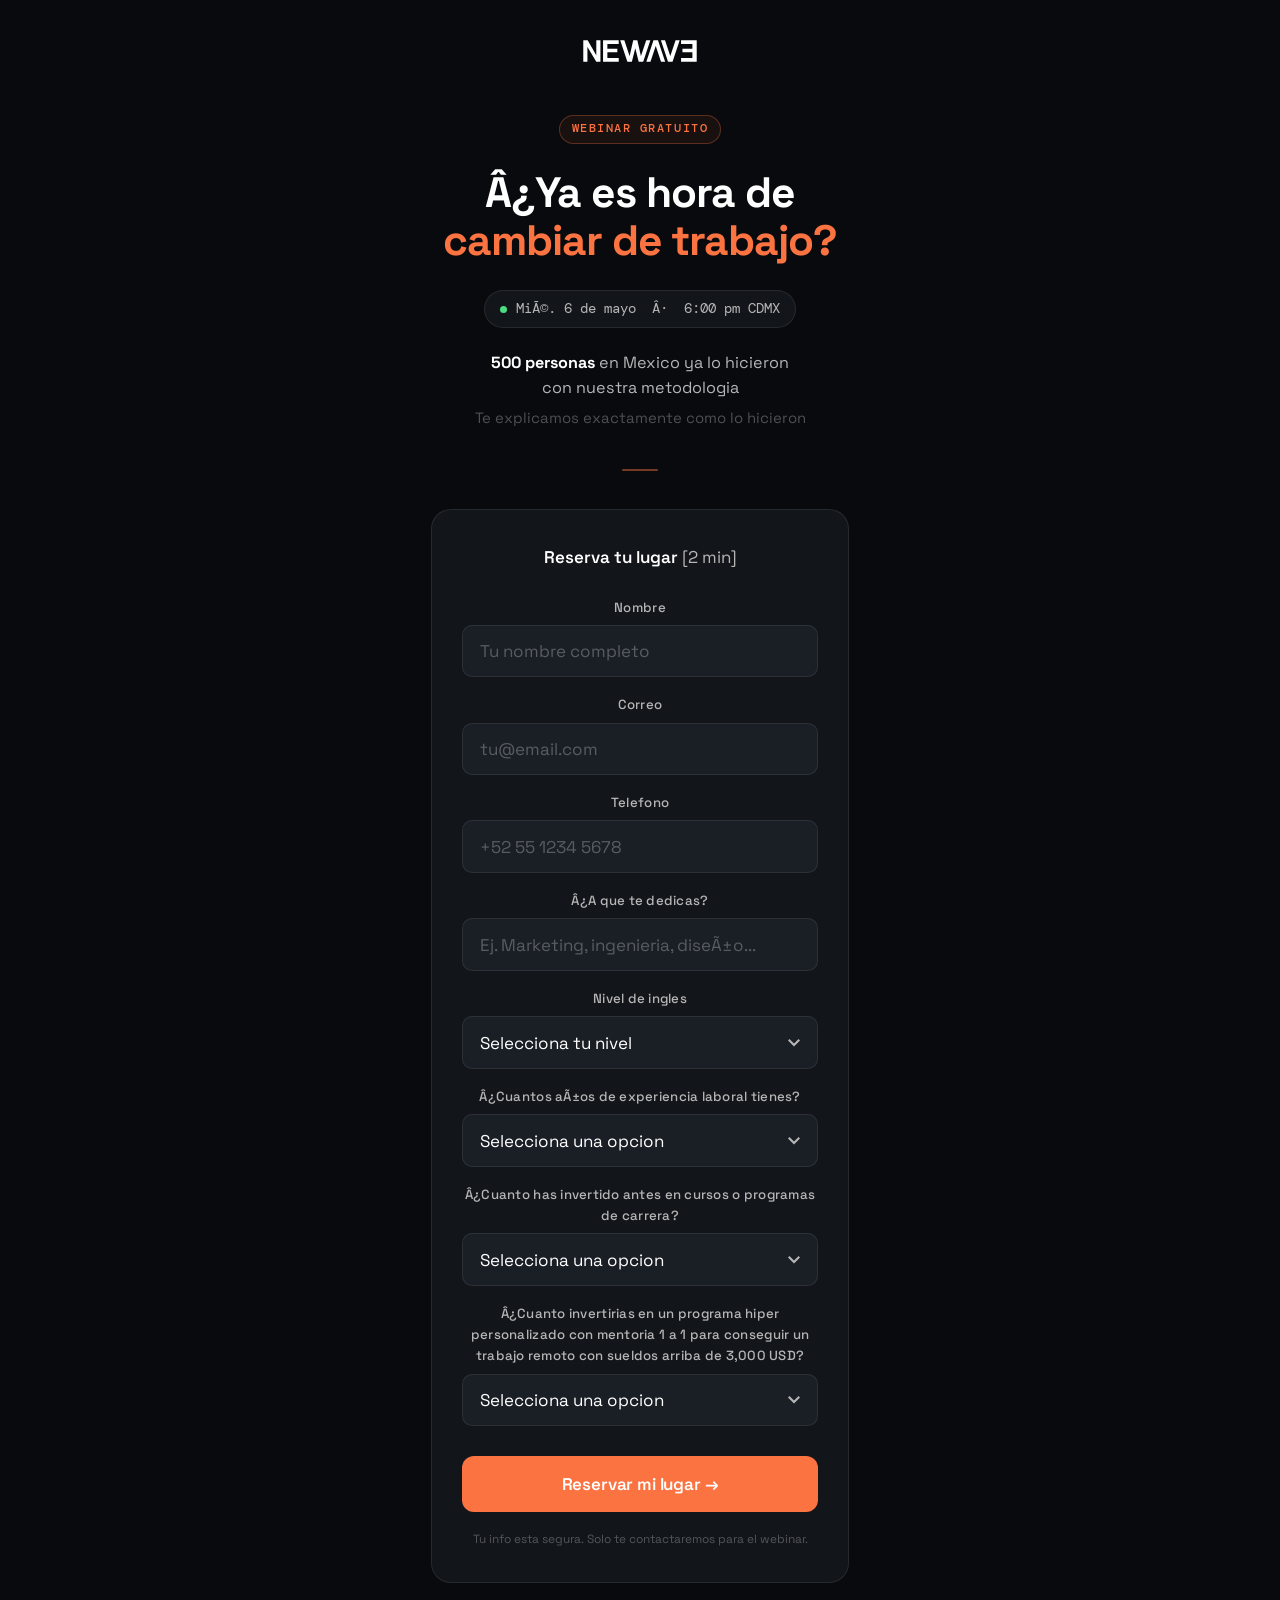
<file: webinar/index.html>
<!DOCTYPE html>
<html lang="es">
<head>
  <!-- Google Tag Manager -->
  <script>(function(w,d,s,l,i){w[l]=w[l]||[];w[l].push({'gtm.start':new Date().getTime(),event:'gtm.js'});var f=d.getElementsByTagName(s)[0],j=d.createElement(s),dl=l!='dataLayer'?'&l='+l:'';j.async=true;j.src='https://www.googletagmanager.com/gtm.js?id='+i+dl;f.parentNode.insertBefore(j,f);})(window,document,'script','dataLayer','GTM-WNMFCN55');</script>
  <!-- End Google Tag Manager -->
  <!-- Microsoft Clarity -->
  <script type="text/javascript">
    (function(c,l,a,r,i,t,y){
      c[a]=c[a]||function(){(c[a].q=c[a].q||[]).push(arguments)};
      t=l.createElement(r);t.async=1;t.src="https://www.clarity.ms/tag/"+i;
      y=l.getElementsByTagName(r)[0];y.parentNode.insertBefore(t,y);
    })(window, document, "clarity", "script", "w4yu713wbg");
  </script>
  <!-- End Microsoft Clarity -->
  <!-- Google Analytics GA4 -->
  <script async src="https://www.googletagmanager.com/gtag/js?id=G-8V4T3G3XKK"></script>
  <script>
    window.dataLayer = window.dataLayer || [];
    function gtag(){dataLayer.push(arguments);}
    gtag('js', new Date());
    gtag('config', 'G-8V4T3G3XKK');
  </script>
  <!-- End Google Analytics GA4 -->

  <!-- Meta Pixel Code -->
  <script>
    !function(f,b,e,v,n,t,s)
    {if(f.fbq)return;n=f.fbq=function(){n.callMethod?
    n.callMethod.apply(n,arguments):n.queue.push(arguments)};
    if(!f._fbq)f._fbq=n;n.push=n;n.loaded=!0;n.version='2.0';
    n.queue=[];t=b.createElement(e);t.async=!0;
    t.src=v;s=b.getElementsByTagName(e)[0];
    s.parentNode.insertBefore(t,s)}(window, document,'script',
    'https://connect.facebook.net/en_US/fbevents.js');
    fbq('init', '889212093461451');
    fbq('track', 'PageView');
  </script>
  <noscript><img height="1" width="1" style="display:none"
    src="https://www.facebook.com/tr?id=889212093461451&ev=PageView&noscript=1"
  /></noscript>
  <!-- End Meta Pixel Code -->

  <meta charset="UTF-8" />
  <meta name="viewport" content="width=device-width, initial-scale=1.0" />
  <title>Webinar Gratuito | NEWAVE Academy</title>
  <meta name="description" content="500 personas en Mexico ya trabajan remoto gracias a nuestra metodologia. Unete al webinar gratuito." />
  <meta property="og:title" content="Webinar Gratuito NEWAVE: Quieres trabajo remoto?" />
  <meta property="og:description" content="Miercoles 6 de mayo, 6pm CDMX. Cupo limitado." />
  <meta property="og:type" content="website" />

  <link rel="preconnect" href="https://fonts.googleapis.com" />
  <link rel="preconnect" href="https://fonts.gstatic.com" crossorigin />
  <link href="https://fonts.googleapis.com/css2?family=Space+Grotesk:wght@400;500;600;700&family=DM+Mono:wght@400;500&display=swap" rel="stylesheet" />
  <link rel="icon" type="image/png" href="/images/NEWAVEISO.png" />

  <style>
    *, *::before, *::after { box-sizing: border-box; margin: 0; padding: 0; }

    :root {
      --bg:      #080a0d;
      --bg-2:    #12161b;
      --bg-3:    #1a1f26;
      --white:   #ffffff;
      --muted:   #B7B6B6;
      --subtle:  rgba(183,182,182,0.4);
      --orange:  #FC7342;
      --orange-h:#d95b28;
      --border:  rgba(183,182,182,0.12);
      --green:   #4ade80;
      --sans:    'Space Grotesk', -apple-system, BlinkMacSystemFont, sans-serif;
      --mono:    'DM Mono', monospace;
    }

    html { font-size: 17px; }

    body {
      font-family: var(--sans);
      background: var(--bg);
      color: var(--white);
      line-height: 1.6;
      -webkit-font-smoothing: antialiased;
      min-height: 100vh;
      overflow-x: hidden;
    }

    a { text-decoration: none; color: inherit; }

    /* ── PAGE WRAPPER ── */
    .page {
      min-height: 100vh;
      display: flex;
      flex-direction: column;
      align-items: center;
      padding: 2.25rem 1.25rem 3.5rem;
      max-width: 460px;
      margin: 0 auto;
    }

    /* ── LOGO ── */
    .logo { margin-bottom: 2.5rem; }
    .logo img { height: 26px; width: auto; }

    /* ── MAIN CONTENT ── */
    #mainContent {
      display: flex;
      flex-direction: column;
      align-items: center;
      text-align: center;
      width: 100%;
    }

    /* ── EYEBROW ── */
    .eyebrow {
      font-family: var(--mono);
      font-size: 0.68rem;
      font-weight: 500;
      letter-spacing: 0.13em;
      text-transform: uppercase;
      color: var(--orange);
      border: 1px solid rgba(252,115,66,0.3);
      background: rgba(252,115,66,0.07);
      padding: 0.35em 1em;
      border-radius: 100px;
      margin-bottom: 1.5rem;
      display: inline-block;
      align-self: center;
    }

    /* ── HEADLINE ── */
    h1 {
      font-size: clamp(2rem, 8vw, 2.5rem);
      font-weight: 700;
      line-height: 1.12;
      text-align: center;
      letter-spacing: -0.025em;
      margin-bottom: 1.5rem;
    }
    h1 .accent { color: var(--orange); }

    /* ── DATE BADGE ── */
    .date-badge {
      display: inline-flex;
      align-items: center;
      gap: 0.55rem;
      font-family: var(--mono);
      font-size: 0.8rem;
      color: var(--muted);
      background: var(--bg-2);
      border: 1px solid var(--border);
      padding: 0.55em 1.1em;
      border-radius: 100px;
      margin-bottom: 1.25rem;
    }
    .live-dot {
      width: 7px;
      height: 7px;
      background: var(--green);
      border-radius: 50%;
      flex-shrink: 0;
      animation: blink 2s ease-in-out infinite;
    }
    @keyframes blink {
      0%, 100% { opacity: 1; }
      50% { opacity: 0.35; }
    }

    /* ── COUNTDOWN ── */
    .countdown {
      display: flex;
      justify-content: center;
      align-items: center;
      gap: 0.5rem;
      margin-bottom: 2rem;
      width: 100%;
    }
    .cd-block {
      display: flex;
      flex-direction: column;
      align-items: center;
      background: var(--bg-2);
      border: 1px solid var(--border);
      border-radius: 10px;
      padding: 0.6em 0.9em 0.5em;
      flex: 1;
      max-width: 72px;
    }
    .cd-num {
      font-family: var(--mono);
      font-size: 1.3rem;
      font-weight: 500;
      color: var(--white);
      line-height: 1;
    }
    .cd-label {
      font-family: var(--mono);
      font-size: 0.55rem;
      letter-spacing: 0.1em;
      text-transform: uppercase;
      color: var(--subtle);
      margin-top: 0.3em;
    }
    .cd-sep {
      font-family: var(--mono);
      font-size: 1.3rem;
      color: var(--subtle);
      align-self: center;
      margin-bottom: 0.4rem;
    }

    /* ── SOCIAL PROOF ── */
    .proof {
      text-align: center;
      font-size: 0.95rem;
      color: var(--muted);
      line-height: 1.55;
      margin-bottom: 0.4rem;
    }
    .proof strong { color: var(--white); }
    .proof-sub {
      text-align: center;
      font-size: 0.88rem;
      color: var(--subtle);
      margin-bottom: 2.25rem;
    }

    /* ── DIVIDER ── */
    .divider {
      width: 36px;
      height: 2px;
      background: var(--orange);
      border-radius: 2px;
      opacity: 0.45;
      margin: 0 auto 2.25rem;
    }

    /* ── FORM CARD ── */
    .form-card {
      width: 100%;
      background: var(--bg-2);
      border: 1px solid var(--border);
      border-radius: 20px;
      padding: 2rem 1.75rem;
    }
    .form-title {
      font-size: 1rem;
      font-weight: 600;
      text-align: center;
      margin-bottom: 1.5rem;
    }
    .form-title span { color: var(--muted); font-weight: 400; }

    .field { margin-bottom: 1rem; }
    .field label {
      display: block;
      font-size: 0.78rem;
      font-weight: 500;
      color: var(--muted);
      margin-bottom: 0.4rem;
      letter-spacing: 0.02em;
    }
    .optional { font-size: 0.68rem; color: var(--subtle); margin-left: 0.35em; }

    .field input {
      width: 100%;
      background: var(--bg-3);
      border: 1px solid var(--border);
      border-radius: 10px;
      padding: 0.85em 1em;
      font-family: var(--sans);
      font-size: 1rem;
      color: var(--white);
      outline: none;
      transition: border-color 0.2s;
      -webkit-appearance: none;
    }
    .field input::placeholder { color: var(--subtle); }
    .field input:focus { border-color: rgba(252,115,66,0.5); }

    .field select {
      width: 100%;
      background: var(--bg-3);
      border: 1px solid var(--border);
      border-radius: 10px;
      padding: 0.85em 1em;
      font-family: var(--sans);
      font-size: 1rem;
      color: var(--white);
      outline: none;
      transition: border-color 0.2s;
      -webkit-appearance: none;
      appearance: none;
      background-image: url("data:image/svg+xml,%3Csvg xmlns='http://www.w3.org/2000/svg' width='12' height='8' viewBox='0 0 12 8'%3E%3Cpath fill='%23B7B6B6' d='M1.41 0L6 4.58 10.59 0 12 1.41l-6 6-6-6z'/%3E%3C/svg%3E");
      background-repeat: no-repeat;
      background-position: right 1em center;
    }
    .field select:focus { border-color: rgba(252,115,66,0.5); }
    .field select option { background: var(--bg-2); color: var(--white); }

    .field-error {
      font-size: 0.72rem;
      color: #ff6b6b;
      margin-top: 0.3rem;
      display: none;
    }
    .field.has-error input { border-color: rgba(255,107,107,0.4); }
    .field.has-error .field-error { display: block; }

    .btn-submit {
      width: 100%;
      background: var(--orange);
      color: var(--white);
      font-family: var(--sans);
      font-size: 1rem;
      font-weight: 600;
      border: none;
      border-radius: 12px;
      padding: 1em;
      cursor: pointer;
      margin-top: 0.75rem;
      transition: background 0.2s, transform 0.1s, box-shadow 0.2s;
      letter-spacing: -0.01em;
    }
    .btn-submit:hover {
      background: var(--orange-h);
      box-shadow: 0 6px 24px rgba(252,115,66,0.25);
    }
    .btn-submit:active { transform: scale(0.98); }
    .btn-submit:disabled { opacity: 0.55; cursor: not-allowed; }

    .privacy {
      font-size: 0.7rem;
      color: var(--subtle);
      text-align: center;
      margin-top: 1rem;
    }

    /* ── THANK YOU ── */
    .thank-you {
      display: none;
      flex-direction: column;
      align-items: center;
      text-align: center;
      width: 100%;
    }
    .thank-you.active { display: flex; }

    .check-wrap {
      width: 64px;
      height: 64px;
      background: rgba(74,222,128,0.1);
      border: 1.5px solid rgba(74,222,128,0.25);
      border-radius: 50%;
      display: flex;
      align-items: center;
      justify-content: center;
      margin-bottom: 1.5rem;
      color: var(--green);
    }

    .ty-h2 {
      font-size: 1.75rem;
      font-weight: 700;
      letter-spacing: -0.025em;
      margin-bottom: 0.6rem;
    }
    .ty-sub {
      font-size: 0.95rem;
      color: var(--muted);
      margin-bottom: 1.5rem;
      line-height: 1.5;
    }
    .ty-date-tag {
      font-family: var(--mono);
      font-size: 0.82rem;
      color: var(--orange);
      background: rgba(252,115,66,0.08);
      border: 1px solid rgba(252,115,66,0.2);
      border-radius: 8px;
      padding: 0.6em 1.2em;
      margin-bottom: 2.25rem;
    }

    .cal-section-label {
      font-family: var(--mono);
      font-size: 0.68rem;
      letter-spacing: 0.12em;
      text-transform: uppercase;
      color: var(--subtle);
      margin-bottom: 1rem;
    }

    .cal-buttons {
      display: flex;
      flex-direction: column;
      gap: 0.75rem;
      width: 100%;
    }
    .cal-btn {
      display: flex;
      align-items: center;
      gap: 0.85rem;
      padding: 0.9em 1.25em;
      border-radius: 12px;
      border: 1px solid var(--border);
      background: var(--bg-2);
      cursor: pointer;
      font-family: var(--sans);
      font-size: 0.95rem;
      font-weight: 500;
      color: var(--white);
      transition: background 0.15s, border-color 0.15s;
      width: 100%;
      text-align: left;
      text-decoration: none;
    }
    .cal-btn:hover {
      background: var(--bg-3);
      border-color: rgba(183,182,182,0.25);
    }
    .cal-btn-label { flex: 1; }
    .cal-btn-arrow { color: var(--subtle); }

    @media (max-width: 400px) {
      .page { padding: 1.75rem 1rem 3rem; }
      .form-card { padding: 1.5rem 1.25rem; }
      .cd-block { padding: 0.55em 0.5em 0.45em; }
      .cd-num { font-size: 1.15rem; }
    }
  </style>
</head>
<body>
  <!-- Google Tag Manager (noscript) -->
  <noscript><iframe src="https://www.googletagmanager.com/ns.html?id=GTM-WNMFCN55" height="0" width="0" style="display:none;visibility:hidden"></iframe></noscript>

  <div class="page">

    <a href="/" class="logo">
      <img src="/images/logo.svg" alt="NEWAVE Academy" />
    </a>

    <!-- ── REGISTRO ── -->
    <div id="mainContent">
      <div class="eyebrow">Webinar gratuito</div>

      <h1>
        ¿Ya es hora de<br><span class="accent">cambiar de trabajo?</span>
      </h1>

      <div class="date-badge">
        <span class="live-dot"></span>
        Mié. 6 de mayo &nbsp;·&nbsp; 6:00 pm CDMX
      </div>

      <div class="countdown" id="countdown">
        <div class="cd-block"><span class="cd-num" id="cd-d">--</span><span class="cd-label">dias</span></div>
        <span class="cd-sep">:</span>
        <div class="cd-block"><span class="cd-num" id="cd-h">--</span><span class="cd-label">hrs</span></div>
        <span class="cd-sep">:</span>
        <div class="cd-block"><span class="cd-num" id="cd-m">--</span><span class="cd-label">min</span></div>
        <span class="cd-sep">:</span>
        <div class="cd-block"><span class="cd-num" id="cd-s">--</span><span class="cd-label">seg</span></div>
      </div>

      <p class="proof"><strong>500 personas</strong> en Mexico ya lo hicieron<br>con nuestra metodologia</p>
      <p class="proof-sub">Te explicamos exactamente como lo hicieron</p>

      <div class="divider"></div>

      <div class="form-card">
        <p class="form-title">Reserva tu lugar <span>[2 min]</span></p>

        <form id="regForm" novalidate>
          <div class="field" id="fieldNombre">
            <label for="nombre">Nombre</label>
            <input type="text" id="nombre" name="nombre" placeholder="Tu nombre completo" autocomplete="name" />
            <span class="field-error">Ingresa tu nombre</span>
          </div>

          <div class="field" id="fieldEmail">
            <label for="email">Correo</label>
            <input type="email" id="email" name="email" placeholder="tu@email.com" autocomplete="email" />
            <span class="field-error">Ingresa un email valido</span>
          </div>

          <div class="field" id="fieldTelefono">
            <label for="telefono">Telefono</label>
            <input type="tel" id="telefono" name="telefono" placeholder="+52 55 1234 5678" autocomplete="tel" />
            <span class="field-error">Ingresa tu telefono</span>
          </div>

          <div class="field" id="fieldDedicas">
            <label for="dedicas">¿A que te dedicas?</label>
            <input type="text" id="dedicas" name="dedicas" placeholder="Ej. Marketing, ingenieria, diseño..." />
            <span class="field-error">Ingresa a que te dedicas</span>
          </div>

          <div class="field" id="fieldIngles">
            <label for="ingles">Nivel de ingles</label>
            <select id="ingles" name="ingles">
              <option value="" disabled selected>Selecciona tu nivel</option>
              <option>Basico</option>
              <option>Intermedio</option>
              <option>Avanzado</option>
              <option>Nativo / Bilingue</option>
            </select>
            <span class="field-error">Selecciona tu nivel de ingles</span>
          </div>

          <div class="field" id="fieldExperiencia">
            <label for="experiencia">¿Cuantos años de experiencia laboral tienes?</label>
            <select id="experiencia" name="experiencia">
              <option value="" disabled selected>Selecciona una opcion</option>
              <option>Menos de 1 año</option>
              <option>1 a 3 años</option>
              <option>3 a 5 años</option>
              <option>Mas de 5 años</option>
            </select>
            <span class="field-error">Selecciona una opcion</span>
          </div>

<div class="field" id="fieldInvertido">
            <label for="invertido">¿Cuanto has invertido antes en cursos o programas de carrera?</label>
            <select id="invertido" name="invertido">
              <option value="" disabled selected>Selecciona una opcion</option>
              <option>Nunca he pagado por uno</option>
              <option>Menos de 500 USD</option>
              <option>Entre 500 y 2,000 USD</option>
              <option>Mas de 2,000 USD</option>
            </select>
            <span class="field-error">Selecciona una opcion</span>
          </div>

          <div class="field" id="fieldInvertirias">
            <label for="invertirias">¿Cuanto invertirias en un programa hiper personalizado con mentoria 1 a 1 para conseguir un trabajo remoto con sueldos arriba de 3,000 USD?</label>
            <select id="invertirias" name="invertirias">
              <option value="" disabled selected>Selecciona una opcion</option>
              <option>Menos de 199 USD</option>
              <option>199 a 499 USD</option>
              <option>499 a 1,499 USD</option>
              <option>Mas de 1,499 USD</option>
            </select>
            <span class="field-error">Selecciona una opcion</span>
          </div>

          <button type="submit" class="btn-submit" id="submitBtn">
            Reservar mi lugar &rarr;
          </button>
        </form>

        <p class="privacy">Tu info esta segura. Solo te contactaremos para el webinar.</p>
      </div>
    </div>

    <!-- ── DESCALIFICADO ── -->
    <div class="thank-you" id="disqualified">
      <div class="check-wrap" style="background:rgba(252,115,66,0.1);border-color:rgba(252,115,66,0.25);color:var(--orange);">
        <svg width="28" height="28" viewBox="0 0 24 24" fill="none" stroke="currentColor" stroke-width="2" stroke-linecap="round" stroke-linejoin="round">
          <circle cx="12" cy="12" r="10"/><line x1="12" y1="8" x2="12" y2="12"/><line x1="12" y1="16" x2="12.01" y2="16"/>
        </svg>
      </div>
      <h2 class="ty-h2">Gracias por tu interes</h2>
      <p class="ty-sub">Por el momento no tenemos un plan que se adapte a lo que buscas, pero te invitamos a seguirnos en Instagram para que conozcas mejor lo que hacemos.<br><br>Si en un futuro te vuelve a interesar, estaremos encantados de ayudarte.</p>
      <a class="cal-btn" href="https://www.instagram.com/newave.academy/" target="_blank" rel="noopener" style="margin-top:1rem;max-width:280px;">
        <svg width="22" height="22" viewBox="0 0 24 24" fill="none" stroke="#FC7342" stroke-width="1.8" stroke-linecap="round" stroke-linejoin="round">
          <rect x="2" y="2" width="20" height="20" rx="5"/><circle cx="12" cy="12" r="5"/><circle cx="17.5" cy="6.5" r="1.5" fill="#FC7342" stroke="none"/>
        </svg>
        <span class="cal-btn-label">Seguir en Instagram</span>
        <span class="cal-btn-arrow">&#8599;</span>
      </a>
    </div>

    <!-- ── GRACIAS ── -->
    <div class="thank-you" id="thankYou">
      <div class="check-wrap">
        <svg width="28" height="28" viewBox="0 0 24 24" fill="none" stroke="currentColor" stroke-width="2.5" stroke-linecap="round" stroke-linejoin="round">
          <polyline points="20 6 9 17 4 12"/>
        </svg>
      </div>

      <h2 class="ty-h2">Listo, te esperamos</h2>
      <p class="ty-sub">Agrega la sesion a tu calendario<br>y te enviaremos un recordatorio antes del webinar.</p>

      <div class="ty-date-tag">Mié. 6 de mayo &nbsp;·&nbsp; 6:00 pm CDMX</div>

      <p class="cal-section-label">Agregar a mi calendario</p>

      <div class="cal-buttons">
        <a class="cal-btn" id="gcalBtn" href="#" target="_blank" rel="noopener">
          <svg width="22" height="22" viewBox="0 0 24 24" fill="none" stroke="#FC7342" stroke-width="1.8" stroke-linecap="round" stroke-linejoin="round">
            <rect x="3" y="4" width="18" height="17" rx="2"/>
            <path d="M3 9h18"/><path d="M8 2v4M16 2v4"/>
          </svg>
          <span class="cal-btn-label">Google Calendar</span>
          <span class="cal-btn-arrow">&#8599;</span>
        </a>

        <button class="cal-btn" onclick="downloadICS()">
          <svg width="22" height="22" viewBox="0 0 24 24" fill="none" stroke="#B7B6B6" stroke-width="1.8" stroke-linecap="round" stroke-linejoin="round">
            <rect x="3" y="4" width="18" height="17" rx="2"/>
            <path d="M3 9h18"/><path d="M8 2v4M16 2v4"/>
          </svg>
          <span class="cal-btn-label">Apple / Outlook (.ics)</span>
          <span class="cal-btn-arrow">&#8595;</span>
        </button>
      </div>
    </div>

  </div>

  <script>
    /* ============================================================
       CONFIGURACION DEL WEBINAR
       Actualiza estos valores para cada nueva sesion (cada 15 dias)
       ============================================================ */
    const WEBINAR = {
      titulo:    'Webinar Gratuito NEWAVE: Quieres trabajo remoto?',
      descripcion: '500 personas en Mexico ya trabajan remoto gracias a nuestra metodologia.\n\nTe explicamos exactamente como lo hicieron.',
      // Fecha y hora en hora CDMX (UTC-6). Cambia solo esta linea para cada webinar.
      inicio: new Date('2026-05-06T18:00:00-06:00'),
      fin:    new Date('2026-05-06T19:00:00-06:00'),
      link: 'https://us06web.zoom.us/j/89474292348',
    };

    /* ============================================================
       GOOGLE APPS SCRIPT (captura de leads en Google Sheets)
       1. Abre webinar-script.gs y sigue las instrucciones
       2. Despues de implementar, pega la URL aqui
       Ejemplo: 'https://script.google.com/macros/s/AKfy.../exec'
       ============================================================ */
    const APPS_SCRIPT_URL = 'https://script.google.com/macros/s/AKfycby5wsTCDzEnGpF4YaQefQZwJNKdecRBkwrxiRhz_svLdAcCpQw-IMwlYO_oM7OebLXjjA/exec';

    // ── Countdown ──────────────────────────────────────────────
    function updateCountdown() {
      const diff = WEBINAR.inicio - Date.now();
      if (diff <= 0) {
        document.getElementById('countdown').style.display = 'none';
        return;
      }
      const d = Math.floor(diff / 86400000);
      const h = Math.floor((diff % 86400000) / 3600000);
      const m = Math.floor((diff % 3600000) / 60000);
      const s = Math.floor((diff % 60000) / 1000);
      document.getElementById('cd-d').textContent = String(d).padStart(2, '0');
      document.getElementById('cd-h').textContent = String(h).padStart(2, '0');
      document.getElementById('cd-m').textContent = String(m).padStart(2, '0');
      document.getElementById('cd-s').textContent = String(s).padStart(2, '0');
    }
    updateCountdown();
    setInterval(updateCountdown, 1000);

    // ── Google Calendar link ────────────────────────────────────
    function toGCalDate(d) {
      return d.toISOString().replace(/[-:]/g, '').replace(/\.\d{3}/, '');
    }
    document.getElementById('gcalBtn').href =
      'https://calendar.google.com/calendar/render?action=TEMPLATE' +
      '&text=' + encodeURIComponent(WEBINAR.titulo) +
      '&dates=' + toGCalDate(WEBINAR.inicio) + '/' + toGCalDate(WEBINAR.fin) +
      '&details=' + encodeURIComponent(WEBINAR.descripcion + (WEBINAR.link ? '\n\nLink: ' + WEBINAR.link : '')) +
      (WEBINAR.link ? '&location=' + encodeURIComponent(WEBINAR.link) : '');

    // ── ICS download ────────────────────────────────────────────
    function toICSDate(d) {
      return d.toISOString().replace(/[-:]/g, '').replace(/\.\d{3}/, '');
    }
    function downloadICS() {
      const ics = [
        'BEGIN:VCALENDAR',
        'VERSION:2.0',
        'PRODID:-//NEWAVE Academy//Webinar//ES',
        'CALSCALE:GREGORIAN',
        'METHOD:PUBLISH',
        'BEGIN:VEVENT',
        'DTSTART:' + toICSDate(WEBINAR.inicio),
        'DTEND:' + toICSDate(WEBINAR.fin),
        'SUMMARY:' + WEBINAR.titulo,
        'DESCRIPTION:' + WEBINAR.descripcion.replace(/\n/g, '\\n') + (WEBINAR.link ? '\\n\\nLink: ' + WEBINAR.link : ''),
        WEBINAR.link ? 'URL:' + WEBINAR.link : '',
        WEBINAR.link ? 'LOCATION:' + WEBINAR.link : '',
        'STATUS:CONFIRMED',
        'END:VEVENT',
        'END:VCALENDAR',
      ].filter(Boolean).join('\r\n');

      const blob = new Blob([ics], { type: 'text/calendar;charset=utf-8' });
      const url  = URL.createObjectURL(blob);
      const a    = document.createElement('a');
      a.href     = url;
      a.download = 'webinar-newave.ics';
      document.body.appendChild(a);
      a.click();
      document.body.removeChild(a);
      URL.revokeObjectURL(url);
    }

    // ── Form submission ─────────────────────────────────────────
    const form       = document.getElementById('regForm');
    const submitBtn  = document.getElementById('submitBtn');
    const mainEl     = document.getElementById('mainContent');
    const thankEl    = document.getElementById('thankYou');
    const disqualEl  = document.getElementById('disqualified');

    function validateEmail(v) { return /^[^\s@]+@[^\s@]+\.[^\s@]+$/.test(v); }
    function setError(id, on) { document.getElementById(id).classList.toggle('has-error', on); }

    function showThanks(nombre) {
      mainEl.style.display = 'none';
      thankEl.classList.add('active');
      window.dataLayer = window.dataLayer || [];
      window.dataLayer.push({ event: 'webinar_registro', nombre });
      if (typeof fbq === 'function') {
        fbq('track', 'Lead');
        fbq('track', 'CompleteRegistration');
      }
    }

    function showDisqualified() {
      mainEl.style.display = 'none';
      disqualEl.classList.add('active');
    }

    form.addEventListener('submit', async (e) => {
      e.preventDefault();
      const nombre     = document.getElementById('nombre').value.trim();
      const email      = document.getElementById('email').value.trim();
      const telefono   = document.getElementById('telefono').value.trim();
      const dedicas    = document.getElementById('dedicas').value.trim();
      const ingles     = document.getElementById('ingles').value;
      const experiencia = document.getElementById('experiencia').value;
      const invertido  = document.getElementById('invertido').value;
      const invertirias = document.getElementById('invertirias').value;

      let ok = true;
      if (!nombre)               { setError('fieldNombre', true);      ok = false; } else { setError('fieldNombre', false); }
      if (!validateEmail(email)) { setError('fieldEmail', true);       ok = false; } else { setError('fieldEmail', false); }
      if (!telefono)             { setError('fieldTelefono', true);    ok = false; } else { setError('fieldTelefono', false); }
      if (!dedicas)              { setError('fieldDedicas', true);     ok = false; } else { setError('fieldDedicas', false); }
      if (!ingles)               { setError('fieldIngles', true);      ok = false; } else { setError('fieldIngles', false); }
      if (!experiencia)          { setError('fieldExperiencia', true); ok = false; } else { setError('fieldExperiencia', false); }
      if (!invertido)            { setError('fieldInvertido', true);   ok = false; } else { setError('fieldInvertido', false); }
      if (!invertirias)          { setError('fieldInvertirias', true); ok = false; } else { setError('fieldInvertirias', false); }
      if (!ok) return;

      submitBtn.disabled    = true;
      submitBtn.textContent = 'Guardando...';

      if (APPS_SCRIPT_URL !== 'TU_URL_AQUI') {
        const params = new URLSearchParams({
          nombre, email, telefono, dedicas, ingles,
          experiencia, invertido, invertirias,
          webinar: WEBINAR.titulo
        });
        const iframe = document.createElement('iframe');
        iframe.style.display = 'none';
        iframe.src = APPS_SCRIPT_URL + '?' + params.toString();
        document.body.appendChild(iframe);
      }

      showThanks(nombre);
    });
  </script>
</body>
</html>
</file>
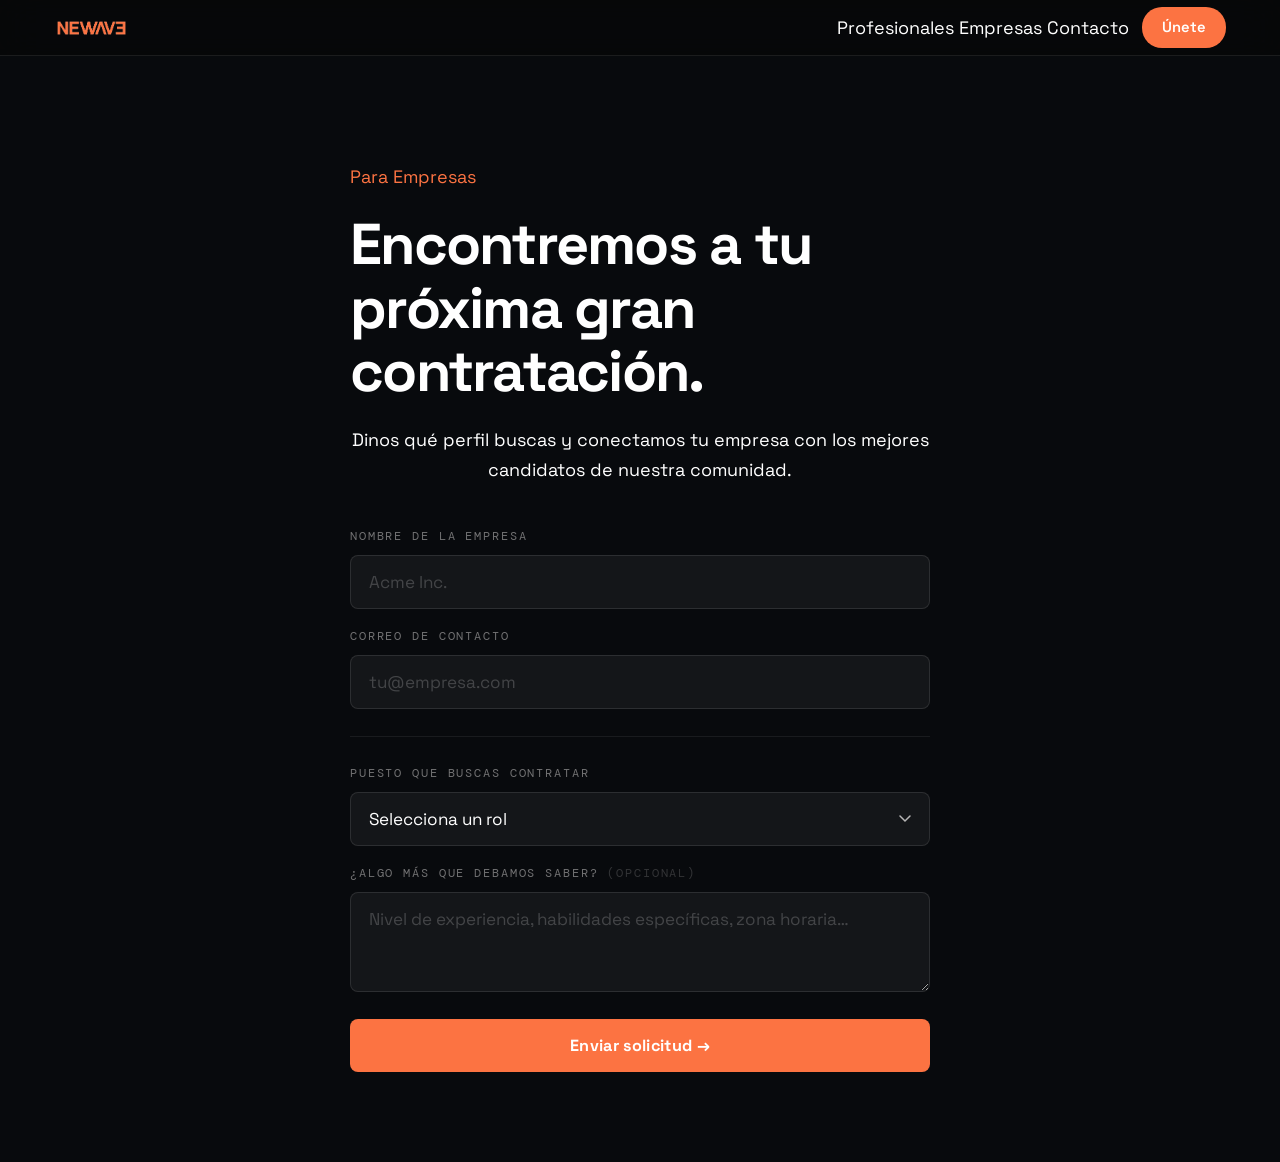
<file: hire-es.html>
<!DOCTYPE html>
<html lang="es">
<head>
  <!-- Google tag (gtag.js) -->
  <script async src="https://www.googletagmanager.com/gtag/js?id=G-MF4KQT22MK"></script>
  <script>
    window.dataLayer = window.dataLayer || [];
    function gtag(){dataLayer.push(arguments);}
    gtag('js', new Date());
    gtag('config', 'G-MF4KQT22MK');
  </script>
  <meta charset="UTF-8" />
  <meta name="viewport" content="width=device-width, initial-scale=1.0" />
  <title>Contratar Talento — NEWAVƎ</title>
  <link rel="preconnect" href="https://fonts.googleapis.com" />
  <link rel="preconnect" href="https://fonts.gstatic.com" crossorigin />
  <link href="https://fonts.googleapis.com/css2?family=Space+Grotesk:wght@400;500;700&family=DM+Mono:wght@400;500&display=swap" rel="stylesheet" />
  <link rel="icon" type="image/png" href="images/NEWAVEISO.png" />
  <link rel="stylesheet" href="styles.css?v=5" />
  <style>
    .hire-page {
      min-height: 100vh;
      display: flex;
      align-items: flex-start;
      justify-content: center;
      padding: 9rem 1.5rem 5rem;
    }
    .hire-inner {
      width: 100%;
      max-width: 580px;
      display: flex;
      flex-direction: column;
      gap: 0.8rem;
    }
    .hire-inner .mono { color: var(--orange); margin-bottom: 0.4rem; }
    .hire-inner h1 {
      font-size: clamp(2rem, 5vw, 3.2rem);
      font-weight: 700;
      letter-spacing: -0.03em;
      line-height: 1.1;
      margin-bottom: 0.4rem;
    }
    .hire-inner > p {
      color: var(--gray);
      font-size: 1rem;
      line-height: 1.7;
      margin-bottom: 1.5rem;
    }

    /* FORM */
    .hire-form { display: flex; flex-direction: column; gap: 1rem; }
    .form-group { display: flex; flex-direction: column; gap: 0.45rem; }
    .form-group label {
      font-family: 'DM Mono', monospace;
      font-size: 0.65rem;
      letter-spacing: 0.16em;
      text-transform: uppercase;
      color: rgba(183,182,182,0.6);
    }
    .form-group input,
    .form-group select,
    .form-group textarea {
      background: rgba(255,255,255,0.05);
      border: 1px solid rgba(255,255,255,0.1);
      border-radius: 8px;
      padding: 0.85rem 1rem;
      color: var(--white);
      font-family: 'Space Grotesk', sans-serif;
      font-size: 0.95rem;
      outline: none;
      transition: border-color 0.2s;
      width: 100%;
    }
    .form-group input::placeholder,
    .form-group textarea::placeholder { color: rgba(255,255,255,0.2); }
    .form-group input:focus,
    .form-group select:focus,
    .form-group textarea:focus { border-color: var(--orange); }
    .form-group select {
      appearance: none;
      cursor: pointer;
      background-image: url("data:image/svg+xml,%3Csvg xmlns='http://www.w3.org/2000/svg' width='12' height='8' fill='none'%3E%3Cpath d='M1 1l5 5 5-5' stroke='%23B7B6B6' stroke-width='1.5' stroke-linecap='round'/%3E%3C/svg%3E");
      background-repeat: no-repeat;
      background-position: right 1rem center;
      padding-right: 2.5rem;
    }
    .form-group select option { background: #1a1e26; color: var(--white); }
    .form-group textarea { resize: vertical; min-height: 100px; }

    .form-divider { border-top: 1px solid rgba(255,255,255,0.07); margin: 0.5rem 0; }

    .btn-submit {
      display: inline-flex;
      align-items: center;
      justify-content: center;
      background: var(--orange);
      color: var(--white);
      font-weight: 700;
      font-size: 0.9rem;
      padding: 0.9rem 2rem;
      border-radius: 8px;
      border: none;
      cursor: pointer;
      transition: opacity 0.2s;
      margin-top: 0.5rem;
      width: 100%;
      font-family: 'Space Grotesk', sans-serif;
      letter-spacing: 0.02em;
    }
    .btn-submit:hover { opacity: 0.88; }

    /* SUCCESS STATE */
    .hire-success {
      display: none;
      flex-direction: column;
      align-items: flex-start;
      gap: 1rem;
      padding: 2rem;
      border: 1px solid rgba(252,115,66,0.3);
      border-radius: 12px;
      background: rgba(252,115,66,0.06);
      margin-top: 0.5rem;
    }
    .hire-success h3 { font-size: 1.1rem; font-weight: 700; color: var(--white); }
    .hire-success p { color: var(--gray); font-size: 0.9rem; line-height: 1.6; }

    @media (max-width: 600px) {
      .hire-page { padding: 7rem 1.2rem 4rem; }
    }
  </style>
</head>
<body>

  <!-- NAV -->
  <nav class="nav">
    <a href="index.html" class="logo"><img src="images/logo.png" alt="NEWAVƎ" class="logo-img" /></a>
    <div class="nav-right">
      <div class="nav-links">
        <a href="index.html#professionals">Profesionales</a>
        <a href="index.html#companies">Empresas</a>
        <a href="index.html#contact">Contacto</a>
      </div>
      <a href="https://www.skool.com/nomad-district/plans" target="_blank" rel="noopener" class="nav-cta">Únete</a>
    </div>
  </nav>

  <section class="hire-page">
    <div class="hire-inner">
      <span class="mono">Para Empresas</span>
      <h1>Encontremos a tu<br>próxima gran contratación.</h1>
      <p>Dinos qué perfil buscas y conectamos tu empresa con los mejores candidatos de nuestra comunidad.</p>

      <form class="hire-form" id="hireForm" novalidate>
        <div class="form-group">
          <label for="company">Nombre de la empresa</label>
          <input type="text" id="company" name="company" placeholder="Acme Inc." required />
        </div>
        <div class="form-group">
          <label for="email">Correo de contacto</label>
          <input type="email" id="email" name="email" placeholder="tu@empresa.com" required />
        </div>
        <div class="form-divider"></div>
        <div class="form-group">
          <label for="role">Puesto que buscas contratar</label>
          <select id="role" name="role" required>
            <option value="" disabled selected>Selecciona un rol</option>
            <option>Marketing</option>
            <option>Ventas</option>
            <option>Éxito del Cliente</option>
            <option>Operaciones</option>
            <option>Gestión de Proyectos</option>
            <option>Finanzas y Contabilidad</option>
            <option>Asistente Ejecutivo</option>
            <option>RRHH y Reclutamiento</option>
            <option>Otro</option>
          </select>
        </div>
        <div class="form-group">
          <label for="details">¿Algo más que debamos saber? <span style="opacity:0.4">(opcional)</span></label>
          <textarea id="details" name="details" placeholder="Nivel de experiencia, habilidades específicas, zona horaria…"></textarea>
        </div>
        <button type="submit" class="btn-submit">Enviar solicitud →</button>
      </form>

      <div class="hire-success" id="hireSuccess">
        <span class="mono" style="color: var(--orange);">Solicitud recibida</span>
        <h3>Nos ponemos en contacto pronto.</h3>
        <p>Revisaremos tu solicitud y te enviaremos un shortlist de perfiles de nuestra comunidad en menos de 48 horas.</p>
      </div>
    </div>
  </section>

  <script>
    /* Nav scroll hide */
    let lastY = 0;
    window.addEventListener('scroll', () => {
      const nav = document.querySelector('.nav');
      const y = window.scrollY;
      nav.style.transform = y > lastY && y > 80 ? 'translateY(-100%)' : 'translateY(0)';
      lastY = y;
    });

    /* Form submit */
    document.getElementById('hireForm').addEventListener('submit', function(e) {
      e.preventDefault();
      const company = document.getElementById('company').value.trim();
      const email = document.getElementById('email').value.trim();
      const role = document.getElementById('role').value;
      if (!company || !email || !role) {
        alert('Por favor completa todos los campos requeridos.');
        return;
      }
      const form = this;
      form.style.display = 'none';
      document.getElementById('hireSuccess').style.display = 'flex';
      fetch('https://script.google.com/macros/s/AKfycbyaazLspWJWQY9RJ4aDZAQLMJmsFp3Mgcbd1CWYmMb720Y84vs1h7XtjDb_rsl3GhBD/exec', {
        method: 'POST',
        mode: 'no-cors',
        headers: { 'Content-Type': 'text/plain' },
        body: JSON.stringify({ company, email, role, details: document.getElementById('details').value, lang: 'es' })
      }).catch(() => {});
    });
  </script>

</body>
</html>
</file>
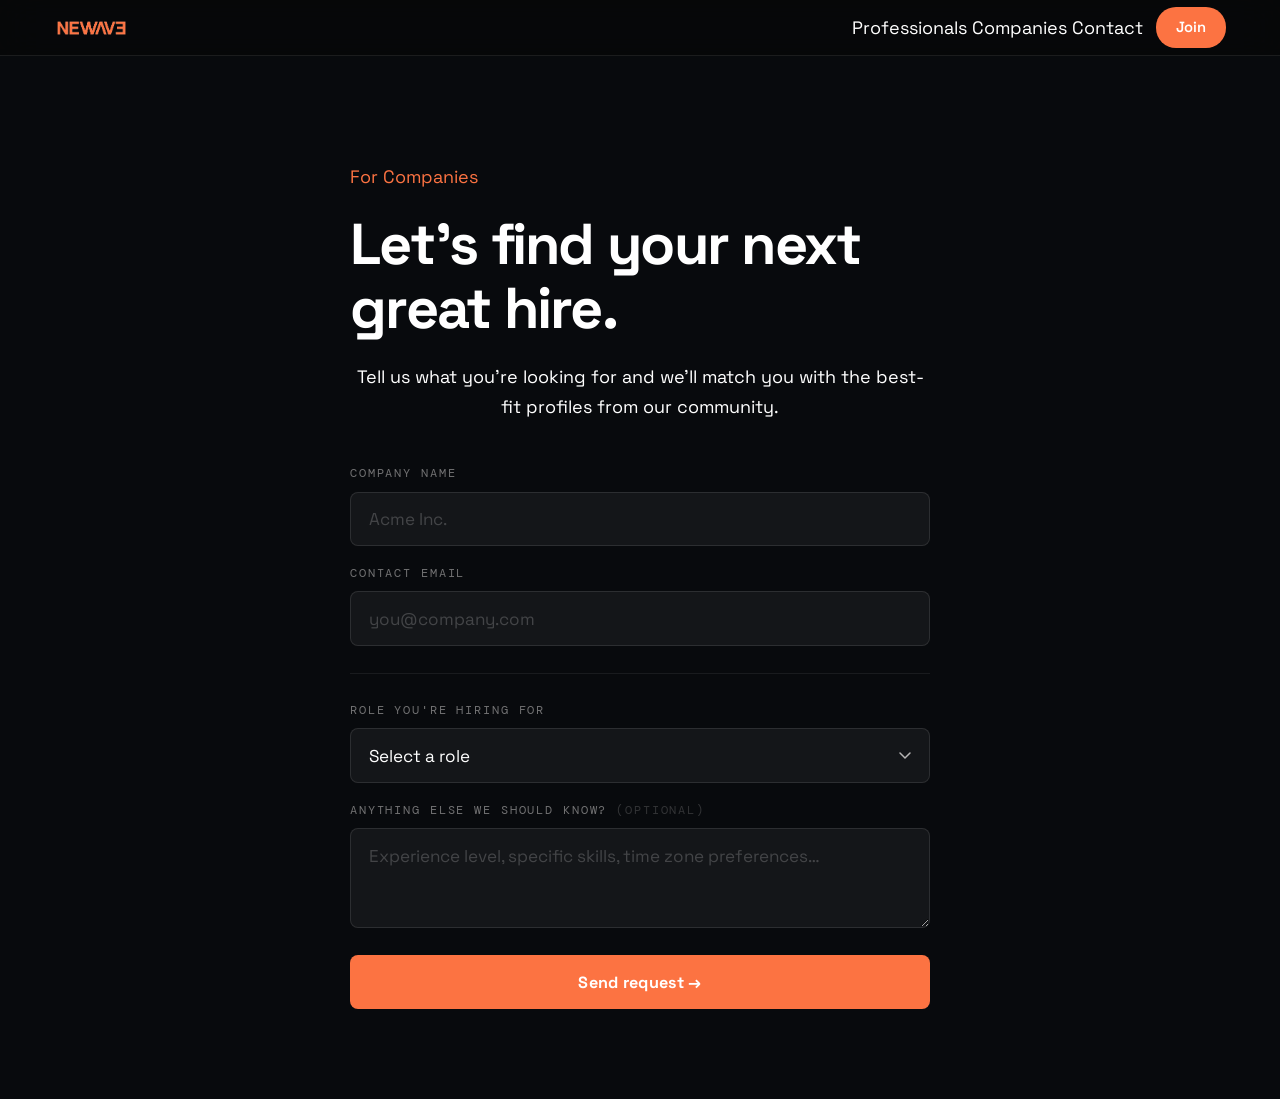
<file: hire.html>
<!DOCTYPE html>
<html lang="en">
<head>
  <!-- Google tag (gtag.js) -->
  <script async src="https://www.googletagmanager.com/gtag/js?id=G-MF4KQT22MK"></script>
  <script>
    window.dataLayer = window.dataLayer || [];
    function gtag(){dataLayer.push(arguments);}
    gtag('js', new Date());
    gtag('config', 'G-MF4KQT22MK');
  </script>
  <meta charset="UTF-8" />
  <meta name="viewport" content="width=device-width, initial-scale=1.0" />
  <title>Hire Talent — NEWAVƎ</title>
  <link rel="preconnect" href="https://fonts.googleapis.com" />
  <link rel="preconnect" href="https://fonts.gstatic.com" crossorigin />
  <link href="https://fonts.googleapis.com/css2?family=Space+Grotesk:wght@400;500;700&family=DM+Mono:wght@400;500&display=swap" rel="stylesheet" />
  <link rel="icon" type="image/png" href="images/NEWAVEISO.png" />
  <link rel="stylesheet" href="styles.css?v=5" />
  <style>
    .hire-page {
      min-height: 100vh;
      display: flex;
      align-items: flex-start;
      justify-content: center;
      padding: 9rem 1.5rem 5rem;
    }
    .hire-inner {
      width: 100%;
      max-width: 580px;
      display: flex;
      flex-direction: column;
      gap: 0.8rem;
    }
    .hire-inner .mono { color: var(--orange); margin-bottom: 0.4rem; }
    .hire-inner h1 {
      font-size: clamp(2rem, 5vw, 3.2rem);
      font-weight: 700;
      letter-spacing: -0.03em;
      line-height: 1.1;
      margin-bottom: 0.4rem;
    }
    .hire-inner > p {
      color: var(--gray);
      font-size: 1rem;
      line-height: 1.7;
      margin-bottom: 1.5rem;
    }

    /* FORM */
    .hire-form { display: flex; flex-direction: column; gap: 1rem; }
    .form-group { display: flex; flex-direction: column; gap: 0.45rem; }
    .form-group label {
      font-family: 'DM Mono', monospace;
      font-size: 0.65rem;
      letter-spacing: 0.16em;
      text-transform: uppercase;
      color: rgba(183,182,182,0.6);
    }
    .form-group input,
    .form-group select,
    .form-group textarea {
      background: rgba(255,255,255,0.05);
      border: 1px solid rgba(255,255,255,0.1);
      border-radius: 8px;
      padding: 0.85rem 1rem;
      color: var(--white);
      font-family: 'Space Grotesk', sans-serif;
      font-size: 0.95rem;
      outline: none;
      transition: border-color 0.2s;
      width: 100%;
    }
    .form-group input::placeholder,
    .form-group textarea::placeholder { color: rgba(255,255,255,0.2); }
    .form-group input:focus,
    .form-group select:focus,
    .form-group textarea:focus { border-color: var(--orange); }
    .form-group select {
      appearance: none;
      cursor: pointer;
      background-image: url("data:image/svg+xml,%3Csvg xmlns='http://www.w3.org/2000/svg' width='12' height='8' fill='none'%3E%3Cpath d='M1 1l5 5 5-5' stroke='%23B7B6B6' stroke-width='1.5' stroke-linecap='round'/%3E%3C/svg%3E");
      background-repeat: no-repeat;
      background-position: right 1rem center;
      padding-right: 2.5rem;
    }
    .form-group select option { background: #1a1e26; color: var(--white); }
    .form-group textarea { resize: vertical; min-height: 100px; }

    .form-divider { border-top: 1px solid rgba(255,255,255,0.07); margin: 0.5rem 0; }

    .btn-submit {
      display: inline-flex;
      align-items: center;
      justify-content: center;
      background: var(--orange);
      color: var(--white);
      font-weight: 700;
      font-size: 0.9rem;
      padding: 0.9rem 2rem;
      border-radius: 8px;
      border: none;
      cursor: pointer;
      transition: opacity 0.2s;
      margin-top: 0.5rem;
      width: 100%;
      font-family: 'Space Grotesk', sans-serif;
      letter-spacing: 0.02em;
    }
    .btn-submit:hover { opacity: 0.88; }

    /* SUCCESS STATE */
    .hire-success {
      display: none;
      flex-direction: column;
      align-items: flex-start;
      gap: 1rem;
      padding: 2rem;
      border: 1px solid rgba(252,115,66,0.3);
      border-radius: 12px;
      background: rgba(252,115,66,0.06);
      margin-top: 0.5rem;
    }
    .hire-success h3 { font-size: 1.1rem; font-weight: 700; color: var(--white); }
    .hire-success p { color: var(--gray); font-size: 0.9rem; line-height: 1.6; }

    @media (max-width: 600px) {
      .hire-page { padding: 7rem 1.2rem 4rem; }
    }
  </style>
</head>
<body>

  <!-- NAV -->
  <nav class="nav">
    <a href="index.html" class="logo"><img src="images/logo.png" alt="NEWAVƎ" class="logo-img" /></a>
    <div class="nav-right">
      <div class="nav-links">
        <a href="index.html#professionals">Professionals</a>
        <a href="index.html#companies">Companies</a>
        <a href="index.html#contact">Contact</a>
      </div>
      <a href="https://www.skool.com/nomad-district/plans" target="_blank" rel="noopener" class="nav-cta">Join</a>
    </div>
  </nav>

  <section class="hire-page">
    <div class="hire-inner">
      <span class="mono">For Companies</span>
      <h1>Let's find your next<br>great hire.</h1>
      <p>Tell us what you're looking for and we'll match you with the best-fit profiles from our community.</p>

      <form class="hire-form" id="hireForm" novalidate>
        <div class="form-group">
          <label for="company">Company name</label>
          <input type="text" id="company" name="company" placeholder="Acme Inc." required />
        </div>
        <div class="form-group">
          <label for="email">Contact email</label>
          <input type="email" id="email" name="email" placeholder="you@company.com" required />
        </div>
        <div class="form-divider"></div>
        <div class="form-group">
          <label for="role">Role you're hiring for</label>
          <select id="role" name="role" required>
            <option value="" disabled selected>Select a role</option>
            <option>Marketing</option>
            <option>Sales</option>
            <option>Customer Success</option>
            <option>Operations</option>
            <option>Project Management</option>
            <option>Finance & Accounting</option>
            <option>Executive Assistant</option>
            <option>HR & Recruiting</option>
            <option>Other</option>
          </select>
        </div>
        <div class="form-group">
          <label for="details">Anything else we should know? <span style="opacity:0.4">(optional)</span></label>
          <textarea id="details" name="details" placeholder="Experience level, specific skills, time zone preferences…"></textarea>
        </div>
        <button type="submit" class="btn-submit">Send request →</button>
      </form>

      <div class="hire-success" id="hireSuccess">
        <span class="mono" style="color: var(--orange);">Request received</span>
        <h3>We'll be in touch shortly.</h3>
        <p>We'll review your request and send you a curated shortlist of profiles from our community within 48 hours.</p>
      </div>
    </div>
  </section>

  <script>
    /* Nav scroll hide */
    let lastY = 0;
    window.addEventListener('scroll', () => {
      const nav = document.querySelector('.nav');
      const y = window.scrollY;
      nav.style.transform = y > lastY && y > 80 ? 'translateY(-100%)' : 'translateY(0)';
      lastY = y;
    });

    /* Form submit */
    document.getElementById('hireForm').addEventListener('submit', function(e) {
      e.preventDefault();
      const company = document.getElementById('company').value.trim();
      const email = document.getElementById('email').value.trim();
      const role = document.getElementById('role').value;
      if (!company || !email || !role) {
        alert('Please fill in all required fields.');
        return;
      }
      const form = this;
      form.style.display = 'none';
      document.getElementById('hireSuccess').style.display = 'flex';
      fetch('https://script.google.com/macros/s/AKfycbyaazLspWJWQY9RJ4aDZAQLMJmsFp3Mgcbd1CWYmMb720Y84vs1h7XtjDb_rsl3GhBD/exec', {
        method: 'POST',
        mode: 'no-cors',
        headers: { 'Content-Type': 'text/plain' },
        body: JSON.stringify({ company, email, role, details: document.getElementById('details').value, lang: 'en' })
      }).catch(() => {});
    });
  </script>

</body>
</html>
</file>
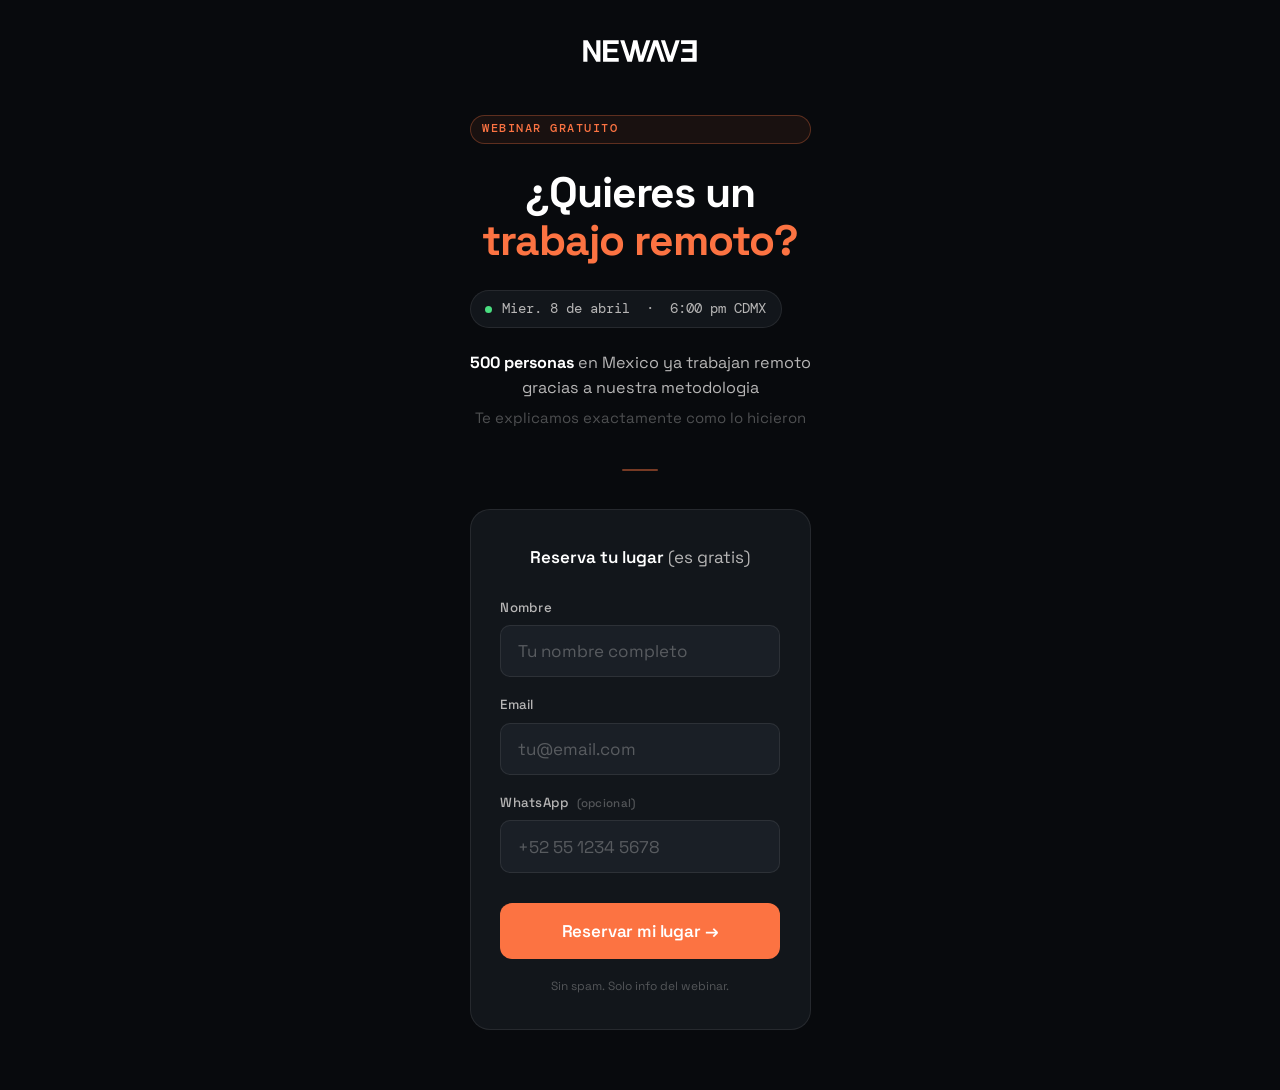
<file: webinar.html>
<!DOCTYPE html>
<html lang="es">
<head>
  <!-- Google Tag Manager -->
  <script>(function(w,d,s,l,i){w[l]=w[l]||[];w[l].push({'gtm.start':new Date().getTime(),event:'gtm.js'});var f=d.getElementsByTagName(s)[0],j=d.createElement(s),dl=l!='dataLayer'?'&l='+l:'';j.async=true;j.src='https://www.googletagmanager.com/gtm.js?id='+i+dl;f.parentNode.insertBefore(j,f);})(window,document,'script','dataLayer','GTM-WNMFCN55');</script>
  <!-- End Google Tag Manager -->
  <!-- Microsoft Clarity -->
  <script type="text/javascript">
    (function(c,l,a,r,i,t,y){
      c[a]=c[a]||function(){(c[a].q=c[a].q||[]).push(arguments)};
      t=l.createElement(r);t.async=1;t.src="https://www.clarity.ms/tag/"+i;
      y=l.getElementsByTagName(r)[0];y.parentNode.insertBefore(t,y);
    })(window, document, "clarity", "script", "w4yu713wbg");
  </script>
  <!-- End Microsoft Clarity -->

  <meta charset="UTF-8" />
  <meta name="viewport" content="width=device-width, initial-scale=1.0" />
  <title>Webinar Gratuito | NEWAVE Academy</title>
  <meta name="description" content="500 personas en Mexico ya trabajan remoto gracias a nuestra metodologia. Unete al webinar gratuito." />
  <meta property="og:title" content="Webinar Gratuito NEWAVE: Quieres trabajo remoto?" />
  <meta property="og:description" content="Miercoles 8 de abril, 6pm CDMX. Cupo limitado." />
  <meta property="og:type" content="website" />

  <link rel="preconnect" href="https://fonts.googleapis.com" />
  <link rel="preconnect" href="https://fonts.gstatic.com" crossorigin />
  <link href="https://fonts.googleapis.com/css2?family=Space+Grotesk:wght@400;500;600;700&family=DM+Mono:wght@400;500&display=swap" rel="stylesheet" />
  <link rel="icon" type="image/png" href="images/NEWAVEISO.png" />

  <style>
    *, *::before, *::after { box-sizing: border-box; margin: 0; padding: 0; }

    :root {
      --bg:      #080a0d;
      --bg-2:    #12161b;
      --bg-3:    #1a1f26;
      --white:   #ffffff;
      --muted:   #B7B6B6;
      --subtle:  rgba(183,182,182,0.4);
      --orange:  #FC7342;
      --orange-h:#d95b28;
      --border:  rgba(183,182,182,0.12);
      --green:   #4ade80;
      --sans:    'Space Grotesk', -apple-system, BlinkMacSystemFont, sans-serif;
      --mono:    'DM Mono', monospace;
    }

    html { font-size: 17px; }

    body {
      font-family: var(--sans);
      background: var(--bg);
      color: var(--white);
      line-height: 1.6;
      -webkit-font-smoothing: antialiased;
      min-height: 100vh;
      overflow-x: hidden;
    }

    a { text-decoration: none; color: inherit; }

    /* ── PAGE WRAPPER ── */
    .page {
      min-height: 100vh;
      display: flex;
      flex-direction: column;
      align-items: center;
      padding: 2.25rem 1.25rem 3.5rem;
      max-width: 460px;
      margin: 0 auto;
    }

    /* ── LOGO ── */
    .logo { margin-bottom: 2.5rem; }
    .logo img { height: 26px; width: auto; }

    /* ── EYEBROW ── */
    .eyebrow {
      font-family: var(--mono);
      font-size: 0.68rem;
      font-weight: 500;
      letter-spacing: 0.13em;
      text-transform: uppercase;
      color: var(--orange);
      border: 1px solid rgba(252,115,66,0.3);
      background: rgba(252,115,66,0.07);
      padding: 0.35em 1em;
      border-radius: 100px;
      margin-bottom: 1.5rem;
    }

    /* ── HEADLINE ── */
    h1 {
      font-size: clamp(2rem, 8vw, 2.5rem);
      font-weight: 700;
      line-height: 1.12;
      text-align: center;
      letter-spacing: -0.025em;
      margin-bottom: 1.5rem;
    }
    h1 .accent { color: var(--orange); }

    /* ── DATE BADGE ── */
    .date-badge {
      display: inline-flex;
      align-items: center;
      gap: 0.55rem;
      font-family: var(--mono);
      font-size: 0.8rem;
      color: var(--muted);
      background: var(--bg-2);
      border: 1px solid var(--border);
      padding: 0.55em 1.1em;
      border-radius: 100px;
      margin-bottom: 1.25rem;
    }
    .live-dot {
      width: 7px;
      height: 7px;
      background: var(--green);
      border-radius: 50%;
      flex-shrink: 0;
      animation: blink 2s ease-in-out infinite;
    }
    @keyframes blink {
      0%, 100% { opacity: 1; }
      50% { opacity: 0.35; }
    }

    /* ── COUNTDOWN ── */
    .countdown {
      display: flex;
      gap: 0.5rem;
      margin-bottom: 2rem;
    }
    .cd-block {
      display: flex;
      flex-direction: column;
      align-items: center;
      background: var(--bg-2);
      border: 1px solid var(--border);
      border-radius: 10px;
      padding: 0.6em 0.9em 0.5em;
      min-width: 56px;
    }
    .cd-num {
      font-family: var(--mono);
      font-size: 1.3rem;
      font-weight: 500;
      color: var(--white);
      line-height: 1;
    }
    .cd-label {
      font-family: var(--mono);
      font-size: 0.55rem;
      letter-spacing: 0.1em;
      text-transform: uppercase;
      color: var(--subtle);
      margin-top: 0.3em;
    }
    .cd-sep {
      font-family: var(--mono);
      font-size: 1.3rem;
      color: var(--subtle);
      align-self: center;
      margin-bottom: 0.4rem;
    }

    /* ── SOCIAL PROOF ── */
    .proof {
      text-align: center;
      font-size: 0.95rem;
      color: var(--muted);
      line-height: 1.55;
      margin-bottom: 0.4rem;
    }
    .proof strong { color: var(--white); }
    .proof-sub {
      text-align: center;
      font-size: 0.88rem;
      color: var(--subtle);
      margin-bottom: 2.25rem;
    }

    /* ── DIVIDER ── */
    .divider {
      width: 36px;
      height: 2px;
      background: var(--orange);
      border-radius: 2px;
      opacity: 0.45;
      margin: 0 auto 2.25rem;
    }

    /* ── FORM CARD ── */
    .form-card {
      width: 100%;
      background: var(--bg-2);
      border: 1px solid var(--border);
      border-radius: 20px;
      padding: 2rem 1.75rem;
    }
    .form-title {
      font-size: 1rem;
      font-weight: 600;
      text-align: center;
      margin-bottom: 1.5rem;
    }
    .form-title span { color: var(--muted); font-weight: 400; }

    .field { margin-bottom: 1rem; }
    .field label {
      display: block;
      font-size: 0.78rem;
      font-weight: 500;
      color: var(--muted);
      margin-bottom: 0.4rem;
      letter-spacing: 0.02em;
    }
    .optional { font-size: 0.68rem; color: var(--subtle); margin-left: 0.35em; }

    .field input {
      width: 100%;
      background: var(--bg-3);
      border: 1px solid var(--border);
      border-radius: 10px;
      padding: 0.85em 1em;
      font-family: var(--sans);
      font-size: 1rem;
      color: var(--white);
      outline: none;
      transition: border-color 0.2s;
      -webkit-appearance: none;
    }
    .field input::placeholder { color: var(--subtle); }
    .field input:focus { border-color: rgba(252,115,66,0.5); }

    .field-error {
      font-size: 0.72rem;
      color: #ff6b6b;
      margin-top: 0.3rem;
      display: none;
    }
    .field.has-error input { border-color: rgba(255,107,107,0.4); }
    .field.has-error .field-error { display: block; }

    .btn-submit {
      width: 100%;
      background: var(--orange);
      color: var(--white);
      font-family: var(--sans);
      font-size: 1rem;
      font-weight: 600;
      border: none;
      border-radius: 12px;
      padding: 1em;
      cursor: pointer;
      margin-top: 0.75rem;
      transition: background 0.2s, transform 0.1s, box-shadow 0.2s;
      letter-spacing: -0.01em;
    }
    .btn-submit:hover {
      background: var(--orange-h);
      box-shadow: 0 6px 24px rgba(252,115,66,0.25);
    }
    .btn-submit:active { transform: scale(0.98); }
    .btn-submit:disabled { opacity: 0.55; cursor: not-allowed; }

    .privacy {
      font-size: 0.7rem;
      color: var(--subtle);
      text-align: center;
      margin-top: 1rem;
    }

    /* ── THANK YOU ── */
    .thank-you {
      display: none;
      flex-direction: column;
      align-items: center;
      text-align: center;
      width: 100%;
    }
    .thank-you.active { display: flex; }

    .check-wrap {
      width: 64px;
      height: 64px;
      background: rgba(74,222,128,0.1);
      border: 1.5px solid rgba(74,222,128,0.25);
      border-radius: 50%;
      display: flex;
      align-items: center;
      justify-content: center;
      margin-bottom: 1.5rem;
      color: var(--green);
    }

    .ty-h2 {
      font-size: 1.75rem;
      font-weight: 700;
      letter-spacing: -0.025em;
      margin-bottom: 0.6rem;
    }
    .ty-sub {
      font-size: 0.95rem;
      color: var(--muted);
      margin-bottom: 1.5rem;
      line-height: 1.5;
    }
    .ty-date-tag {
      font-family: var(--mono);
      font-size: 0.82rem;
      color: var(--orange);
      background: rgba(252,115,66,0.08);
      border: 1px solid rgba(252,115,66,0.2);
      border-radius: 8px;
      padding: 0.6em 1.2em;
      margin-bottom: 2.25rem;
    }

    .cal-section-label {
      font-family: var(--mono);
      font-size: 0.68rem;
      letter-spacing: 0.12em;
      text-transform: uppercase;
      color: var(--subtle);
      margin-bottom: 1rem;
    }

    .cal-buttons {
      display: flex;
      flex-direction: column;
      gap: 0.75rem;
      width: 100%;
    }
    .cal-btn {
      display: flex;
      align-items: center;
      gap: 0.85rem;
      padding: 0.9em 1.25em;
      border-radius: 12px;
      border: 1px solid var(--border);
      background: var(--bg-2);
      cursor: pointer;
      font-family: var(--sans);
      font-size: 0.95rem;
      font-weight: 500;
      color: var(--white);
      transition: background 0.15s, border-color 0.15s;
      width: 100%;
      text-align: left;
      text-decoration: none;
    }
    .cal-btn:hover {
      background: var(--bg-3);
      border-color: rgba(183,182,182,0.25);
    }
    .cal-btn-label { flex: 1; }
    .cal-btn-arrow { color: var(--subtle); }

    @media (max-width: 400px) {
      .page { padding: 1.75rem 1rem 3rem; }
      .form-card { padding: 1.5rem 1.25rem; }
      .cd-block { min-width: 48px; padding: 0.55em 0.7em 0.45em; }
      .cd-num { font-size: 1.15rem; }
    }
  </style>
</head>
<body>
  <!-- Google Tag Manager (noscript) -->
  <noscript><iframe src="https://www.googletagmanager.com/ns.html?id=GTM-WNMFCN55" height="0" width="0" style="display:none;visibility:hidden"></iframe></noscript>

  <div class="page">

    <a href="/" class="logo">
      <img src="images/logo.svg" alt="NEWAVE Academy" />
    </a>

    <!-- ── REGISTRO ── -->
    <div id="mainContent">
      <div class="eyebrow">Webinar gratuito</div>

      <h1>
        ¿Quieres un<br><span class="accent">trabajo remoto?</span>
      </h1>

      <div class="date-badge">
        <span class="live-dot"></span>
        Mier. 8 de abril &nbsp;·&nbsp; 6:00 pm CDMX
      </div>

      <div class="countdown" id="countdown">
        <div class="cd-block"><span class="cd-num" id="cd-d">--</span><span class="cd-label">dias</span></div>
        <span class="cd-sep">:</span>
        <div class="cd-block"><span class="cd-num" id="cd-h">--</span><span class="cd-label">hrs</span></div>
        <span class="cd-sep">:</span>
        <div class="cd-block"><span class="cd-num" id="cd-m">--</span><span class="cd-label">min</span></div>
        <span class="cd-sep">:</span>
        <div class="cd-block"><span class="cd-num" id="cd-s">--</span><span class="cd-label">seg</span></div>
      </div>

      <p class="proof"><strong>500 personas</strong> en Mexico ya trabajan remoto<br>gracias a nuestra metodologia</p>
      <p class="proof-sub">Te explicamos exactamente como lo hicieron</p>

      <div class="divider"></div>

      <div class="form-card">
        <p class="form-title">Reserva tu lugar <span>(es gratis)</span></p>

        <form id="regForm" novalidate>
          <div class="field" id="fieldNombre">
            <label for="nombre">Nombre</label>
            <input type="text" id="nombre" name="nombre" placeholder="Tu nombre completo" autocomplete="name" />
            <span class="field-error">Ingresa tu nombre</span>
          </div>

          <div class="field" id="fieldEmail">
            <label for="email">Email</label>
            <input type="email" id="email" name="email" placeholder="tu@email.com" autocomplete="email" />
            <span class="field-error">Ingresa un email valido</span>
          </div>

          <div class="field">
            <label for="whatsapp">WhatsApp <span class="optional">(opcional)</span></label>
            <input type="tel" id="whatsapp" name="whatsapp" placeholder="+52 55 1234 5678" autocomplete="tel" />
          </div>

          <button type="submit" class="btn-submit" id="submitBtn">
            Reservar mi lugar &rarr;
          </button>
        </form>

        <p class="privacy">Sin spam. Solo info del webinar.</p>
      </div>
    </div>

    <!-- ── GRACIAS ── -->
    <div class="thank-you" id="thankYou">
      <div class="check-wrap">
        <svg width="28" height="28" viewBox="0 0 24 24" fill="none" stroke="currentColor" stroke-width="2.5" stroke-linecap="round" stroke-linejoin="round">
          <polyline points="20 6 9 17 4 12"/>
        </svg>
      </div>

      <h2 class="ty-h2">Listo, te esperamos</h2>
      <p class="ty-sub">Agrega la sesion a tu calendario<br>para que no se te olvide.</p>

      <div class="ty-date-tag">Mier. 8 de abril &nbsp;·&nbsp; 6:00 pm CDMX</div>

      <p class="cal-section-label">Agregar a mi calendario</p>

      <div class="cal-buttons">
        <a class="cal-btn" id="gcalBtn" href="#" target="_blank" rel="noopener">
          <svg width="22" height="22" viewBox="0 0 24 24" fill="none" stroke="#FC7342" stroke-width="1.8" stroke-linecap="round" stroke-linejoin="round">
            <rect x="3" y="4" width="18" height="17" rx="2"/>
            <path d="M3 9h18"/><path d="M8 2v4M16 2v4"/>
          </svg>
          <span class="cal-btn-label">Google Calendar</span>
          <span class="cal-btn-arrow">&#8599;</span>
        </a>

        <button class="cal-btn" onclick="downloadICS()">
          <svg width="22" height="22" viewBox="0 0 24 24" fill="none" stroke="#B7B6B6" stroke-width="1.8" stroke-linecap="round" stroke-linejoin="round">
            <rect x="3" y="4" width="18" height="17" rx="2"/>
            <path d="M3 9h18"/><path d="M8 2v4M16 2v4"/>
          </svg>
          <span class="cal-btn-label">Apple / Outlook (.ics)</span>
          <span class="cal-btn-arrow">&#8595;</span>
        </button>
      </div>
    </div>

  </div>

  <script>
    /* ============================================================
       CONFIGURACION DEL WEBINAR
       Actualiza estos valores para cada nueva sesion (cada 15 dias)
       ============================================================ */
    const WEBINAR = {
      titulo:    'Webinar Gratuito NEWAVE: Quieres trabajo remoto?',
      descripcion: '500 personas en Mexico ya trabajan remoto gracias a nuestra metodologia.\n\nTe explicamos exactamente como lo hicieron.',
      // Fecha y hora en hora CDMX (UTC-6). Cambia solo esta linea para cada webinar.
      inicio: new Date('2026-04-08T18:00:00-06:00'),
      fin:    new Date('2026-04-08T19:30:00-06:00'),
      // Agrega el link de Zoom / Google Meet una vez que lo tengas
      link: '',
    };

    /* ============================================================
       FORMSPREE (captura de leads)
       1. Ve a https://formspree.io y crea una cuenta gratuita
       2. Crea un nuevo Form y copia el endpoint
       3. Reemplaza el valor de abajo con tu endpoint
       Ejemplo: 'https://formspree.io/f/xrgvabcd'
       ============================================================ */
    const FORMSPREE = 'https://formspree.io/f/TU_ID_AQUI';

    // ── Countdown ──────────────────────────────────────────────
    function updateCountdown() {
      const diff = WEBINAR.inicio - Date.now();
      if (diff <= 0) {
        document.getElementById('countdown').style.display = 'none';
        return;
      }
      const d = Math.floor(diff / 86400000);
      const h = Math.floor((diff % 86400000) / 3600000);
      const m = Math.floor((diff % 3600000) / 60000);
      const s = Math.floor((diff % 60000) / 1000);
      document.getElementById('cd-d').textContent = String(d).padStart(2, '0');
      document.getElementById('cd-h').textContent = String(h).padStart(2, '0');
      document.getElementById('cd-m').textContent = String(m).padStart(2, '0');
      document.getElementById('cd-s').textContent = String(s).padStart(2, '0');
    }
    updateCountdown();
    setInterval(updateCountdown, 1000);

    // ── Google Calendar link ────────────────────────────────────
    function toGCalDate(d) {
      return d.toISOString().replace(/[-:]/g, '').replace(/\.\d{3}/, '');
    }
    document.getElementById('gcalBtn').href =
      'https://calendar.google.com/calendar/render?action=TEMPLATE' +
      '&text=' + encodeURIComponent(WEBINAR.titulo) +
      '&dates=' + toGCalDate(WEBINAR.inicio) + '/' + toGCalDate(WEBINAR.fin) +
      '&details=' + encodeURIComponent(WEBINAR.descripcion + (WEBINAR.link ? '\n\nLink: ' + WEBINAR.link : '')) +
      (WEBINAR.link ? '&location=' + encodeURIComponent(WEBINAR.link) : '');

    // ── ICS download ────────────────────────────────────────────
    function toICSDate(d) {
      return d.toISOString().replace(/[-:]/g, '').replace(/\.\d{3}/, '');
    }
    function downloadICS() {
      const ics = [
        'BEGIN:VCALENDAR',
        'VERSION:2.0',
        'PRODID:-//NEWAVE Academy//Webinar//ES',
        'CALSCALE:GREGORIAN',
        'METHOD:PUBLISH',
        'BEGIN:VEVENT',
        'DTSTART:' + toICSDate(WEBINAR.inicio),
        'DTEND:' + toICSDate(WEBINAR.fin),
        'SUMMARY:' + WEBINAR.titulo,
        'DESCRIPTION:' + WEBINAR.descripcion.replace(/\n/g, '\\n') + (WEBINAR.link ? '\\n\\nLink: ' + WEBINAR.link : ''),
        WEBINAR.link ? 'URL:' + WEBINAR.link : '',
        WEBINAR.link ? 'LOCATION:' + WEBINAR.link : '',
        'STATUS:CONFIRMED',
        'END:VEVENT',
        'END:VCALENDAR',
      ].filter(Boolean).join('\r\n');

      const blob = new Blob([ics], { type: 'text/calendar;charset=utf-8' });
      const url  = URL.createObjectURL(blob);
      const a    = document.createElement('a');
      a.href     = url;
      a.download = 'webinar-newave.ics';
      document.body.appendChild(a);
      a.click();
      document.body.removeChild(a);
      URL.revokeObjectURL(url);
    }

    // ── Form submission ─────────────────────────────────────────
    const form       = document.getElementById('regForm');
    const submitBtn  = document.getElementById('submitBtn');
    const mainEl     = document.getElementById('mainContent');
    const thankEl    = document.getElementById('thankYou');

    function validateEmail(v) { return /^[^\s@]+@[^\s@]+\.[^\s@]+$/.test(v); }
    function setError(id, on) { document.getElementById(id).classList.toggle('has-error', on); }

    function showThanks(nombre) {
      mainEl.style.display = 'none';
      thankEl.classList.add('active');
      window.dataLayer = window.dataLayer || [];
      window.dataLayer.push({ event: 'webinar_registro', nombre });
    }

    form.addEventListener('submit', async (e) => {
      e.preventDefault();
      const nombre   = document.getElementById('nombre').value.trim();
      const email    = document.getElementById('email').value.trim();
      const whatsapp = document.getElementById('whatsapp').value.trim();

      let ok = true;
      if (!nombre)           { setError('fieldNombre', true);  ok = false; } else { setError('fieldNombre', false); }
      if (!validateEmail(email)) { setError('fieldEmail', true);  ok = false; } else { setError('fieldEmail', false); }
      if (!ok) return;

      // Si Formspree no esta configurado todavia, mostrar gracias directamente
      if (FORMSPREE.includes('TU_ID_AQUI')) {
        showThanks(nombre);
        return;
      }

      submitBtn.disabled    = true;
      submitBtn.textContent = 'Guardando...';

      try {
        const res = await fetch(FORMSPREE, {
          method: 'POST',
          headers: { 'Content-Type': 'application/json', 'Accept': 'application/json' },
          body: JSON.stringify({ nombre, email, whatsapp, webinar: WEBINAR.titulo }),
        });
        if (res.ok) {
          showThanks(nombre);
        } else {
          submitBtn.disabled    = false;
          submitBtn.textContent = 'Reservar mi lugar \u2192';
          alert('Hubo un error. Por favor intenta de nuevo.');
        }
      } catch {
        showThanks(nombre);
      }
    });
  </script>
</body>
</html>
</file>
<file: styles.css>
/* ============================================================
   NEWAVE ACADEMY — styles.css v11
   Apple-inspired minimal dark · Mobile-first · Conversion-optimized
   ============================================================ */

*, *::before, *::after { box-sizing: border-box; margin: 0; padding: 0; }

:root {
  --brand-black:  #14181E;
  --brand-gray:   #B7B6B6;
  --brand-orange: #FC7342;
  --brand-white:  #ffffff;

  --bg:        #080a0d;
  --bg-2:      #12161b;
  --bg-3:      #1a1f26;
  --white:     var(--brand-white);
  --muted:     #e8e7e7;
  --subtle:    rgba(232, 231, 231, 0.6);
  --orange:    var(--brand-orange);
  --orange-h:  #d95b28;
  --border:    rgba(183, 182, 182, 0.12);
  --sans:      'Helvena', 'Space Grotesk', -apple-system, BlinkMacSystemFont, sans-serif;
  --mono:      'Alice Mono', 'DM Mono', monospace;
  --r:         18px;
  --r-sm:      10px;
  --max:       680px;
  --max-wide:  1020px;
  --section:   clamp(3.5rem, 7vw, 6rem);
}

html { scroll-behavior: smooth; font-size: 18px; overflow-x: hidden; }
p { text-align: center; }
@media (max-width: 768px) { p { text-align: center; } }

body {
  font-family: var(--sans);
  background: var(--bg);
  color: var(--white);
  line-height: 1.65;
  -webkit-font-smoothing: antialiased;
  -moz-osx-font-smoothing: grayscale;
  overflow-x: hidden;
}

img { max-width: 100%; display: block; }
a   { text-decoration: none; color: inherit; }

/* ── BRAND LIGHT THEME ── */
.theme-light {
  --bg:        var(--brand-white);
  --bg-2:      #f5f5f9;
  --bg-3:      var(--brand-white);
  --white:     var(--brand-black);
  --muted:     rgba(20, 24, 30, 0.65);
  --subtle:    rgba(20, 24, 30, 0.45);
  --border:    rgba(20, 24, 30, 0.12);
  color: var(--white);
  background: var(--bg);
}

.theme-light .btn-primary {
  background: var(--brand-black); color: var(--brand-white);
}
.theme-light .btn-primary:hover {
  background: #000; box-shadow: 0 4px 20px rgba(0,0,0,0.15);
}

.theme-light .btn-pricing {
  border-color: rgba(20, 24, 30, 0.2);
  color: var(--brand-black);
}
.theme-light .btn-pricing:hover {
  background: rgba(20, 24, 30, 0.04); border-color: rgba(20, 24, 30, 0.5);
}
.theme-light .btn-pricing-featured {
  background: var(--orange); border-color: var(--orange); color: var(--brand-white);
}

/* ── ANIMATION ── */
[data-animate] {
  opacity: 0;
  transform: translateY(28px);
  transition: opacity 0.72s cubic-bezier(0.16,1,0.3,1), transform 0.72s cubic-bezier(0.16,1,0.3,1);
}
[data-animate].visible {
  opacity: 1;
  transform: translateY(0);
}
[data-animate][data-delay="1"] { transition-delay: 0.08s; }
[data-animate][data-delay="2"] { transition-delay: 0.16s; }
[data-animate][data-delay="3"] { transition-delay: 0.24s; }
[data-animate][data-delay="4"] { transition-delay: 0.32s; }

/* ── MONO LABEL ── */
.mono-tag {
  display: inline-block;
  font-family: var(--mono);
  font-size: 0.78rem;
  font-weight: 600;
  letter-spacing: 0.16em;
  text-transform: uppercase;
  color: var(--orange);
  margin-bottom: 1.1rem;
}
.mono-tag.dark { color: var(--subtle); }

/* ── NAV ── */
.nav {
  position: fixed; top: 0; left: 0; right: 0; z-index: 100;
  display: flex; align-items: center; justify-content: space-between;
  padding: 0 clamp(1.25rem, 5vw, 3rem);
  height: 56px;
  background: rgba(8,8,8,0.72);
  backdrop-filter: saturate(180%) blur(20px);
  -webkit-backdrop-filter: saturate(180%) blur(20px);
  border-bottom: 1px solid var(--border);
  transition: transform 0.35s ease;
}
.logo-img { height: 20px; width: auto; }
.nav-right { display: flex; align-items: center; gap: 0.75rem; }


.nav-cta {
  font-weight: 600; font-size: 0.82rem;
  background: var(--orange); color: #fff;
  padding: 0.45rem 1.1rem; border-radius: 20px;
  transition: background 0.2s, transform 0.15s;
}
.nav-cta:hover { background: var(--orange-h); transform: translateY(-1px); }

/* ── BUTTONS ── */
.btn-primary {
  display: inline-flex; align-items: center; justify-content: center;
  background: var(--white); color: #000;
  font-weight: 700; font-size: 1rem; letter-spacing: -0.01em;
  padding: 0.9rem 2.2rem; border-radius: 980px;
  transition: background 0.2s, transform 0.15s, box-shadow 0.2s;
  box-shadow: 0 1px 3px rgba(0,0,0,0.3);
}
.btn-primary:hover { background: rgba(245,245,247,0.88); transform: translateY(-1px); box-shadow: 0 4px 20px rgba(255,255,255,0.12); }
.btn-large { font-size: 1.075rem; padding: 1rem 2.5rem; }

.btn-ghost {
  display: inline-flex; align-items: center; gap: 0.4rem;
  font-size: 1rem; font-weight: 600; color: var(--orange);
  transition: gap 0.2s;
}
.btn-ghost:hover { gap: 0.65rem; }
.btn-ghost::after { content: '→'; }

/* ── HERO ── */
.hero {
  position: relative;
  min-height: 100svh;
  display: flex; align-items: center; justify-content: center;
  padding: 7rem 1.5rem 5rem;
  text-align: center;
  overflow: hidden;
  background: radial-gradient(circle at 50% 0%, var(--bg-3), var(--bg) 80%);
}
.hero::before {
  content: '';
  position: absolute; inset: 0;
  background:
    radial-gradient(ellipse 70% 50% at 50% 10%, rgba(252,115,66,0.14) 0%, transparent 65%),
    radial-gradient(ellipse 50% 30% at 20% 90%, rgba(252,115,66,0.04) 0%, transparent 60%);
  pointer-events: none;
}
.hero-eyebrow {
  display: inline-flex; align-items: center; gap: 0.5rem;
  font-family: var(--mono); font-size: 0.72rem; letter-spacing: 0.14em;
  color: var(--orange); margin-bottom: 1.75rem;
  border: 1px solid rgba(252,115,66,0.25);
  padding: 0.35rem 0.9rem; border-radius: 20px;
  background: rgba(252,115,66,0.06);
  cursor: pointer; text-decoration: none;
  transition: background 0.2s, border-color 0.2s;
}
.hero-eyebrow:hover {
  background: rgba(252,115,66,0.14); border-color: rgba(252,115,66,0.5);
}
.hero-corner-isotipo {
  position: absolute;
  bottom: 0;
  left: 0;
  width: clamp(200px, 28vw, 380px);
  height: auto;
  opacity: 0.08;
  z-index: 5;
  transform: translate(-45%, 45%);
  filter: brightness(0) invert(1);
  pointer-events: none;
  transition: opacity 0.4s ease;
}
.hero-corner-isotipo.hidden { opacity: 0; }
.hero-content {
  position: relative; z-index: 10;
  max-width: 760px;
  display: flex; flex-direction: column; align-items: center; gap: 0;
}
.hero h1 {
  font-size: clamp(2.1rem, 5.5vw, 3.9rem);
  font-weight: 700; line-height: 1.04;
  letter-spacing: -0.04em;
  margin-bottom: 1.35rem;
}
.h1-accent { color: var(--orange); display: block; }
.hero-sub {
  color: var(--muted); font-size: clamp(1.05rem, 2.5vw, 1.25rem);
  max-width: 800px; line-height: 1.65;
  margin-bottom: 2.5rem; text-align: center;
}
.hero-actions { display: flex; align-items: center; gap: 1.25rem; flex-wrap: wrap; justify-content: center; margin-bottom: 2.5rem; }
.hero-proof {
  display: flex; align-items: center; gap: 0.5rem;
  font-family: var(--mono); font-size: 0.7rem;
  color: var(--subtle);
}
.proof-dot { width: 6px; height: 6px; border-radius: 50%; background: var(--orange); flex-shrink: 0; }

/* ── HERO PARTNER BADGE ── */
.hero-partner {
  display: inline-flex; align-items: center; gap: 0.5rem;
  margin-top: 1rem;
  justify-content: center;
}
.partner-label {
  font-family: var(--mono); font-size: 1rem;
  letter-spacing: 0.14em; text-transform: uppercase;
  color: var(--subtle);
}
.partner-logo {
  height: 32px; width: auto; opacity: 0.95;
  border-radius: 6px;
  image-rendering: -webkit-optimize-contrast;
}
.partner-tooltip-wrap {
  position: relative; display: inline-flex; align-items: center; gap: 0.5rem; cursor: default;
}
.partner-tooltip {
  position: absolute; bottom: calc(100% + 8px); left: 50%; transform: translateX(-50%);
  background: var(--bg-2); border: 1px solid var(--border);
  color: var(--muted); font-size: 0.75rem; white-space: nowrap;
  padding: 0.4rem 0.75rem; border-radius: 6px;
  pointer-events: none; opacity: 0; transition: opacity 0.2s;
  z-index: 10;
}
.partner-tooltip-wrap:hover .partner-tooltip { opacity: 1; }

/* ── PAIN STRIP ── */
.pain-strip {
  background: var(--white);
  padding: 0.85rem 1.5rem;
  overflow: hidden;
}
.pain-inner {
  max-width: 900px; margin: 0 auto;
  display: flex; align-items: center; justify-content: center;
  gap: 1.25rem; flex-wrap: wrap;
}
.pain-item { font-family: var(--mono); font-size: 0.75rem; font-weight: 500; letter-spacing: 0.05em; color: var(--brand-black); white-space: nowrap; }
.pain-sep  { color: rgba(0,0,0,0.4); font-size: 1rem; }

/* ── SECTION BASE ── */
.section {
  padding: var(--section) clamp(1.25rem, 5vw, 2.5rem);
}

/* ── WHY ── */
.why-section {
  padding: var(--section) clamp(1.25rem, 5vw, 2.5rem);
  background: var(--bg-2);
  text-align: center;
}
.why-inner { max-width: var(--max-wide); margin: 0 auto; }
.section-label { margin-bottom: 0.75rem; }
.why-section h2 {
  font-size: clamp(1.8rem, 4vw, 2.75rem);
  font-weight: 700; line-height: 1.1; letter-spacing: -0.03em;
  margin-bottom: 3.5rem;
}
@media (max-width: 640px) {
  .why-section h2 { font-size: 1.5rem; }
}
.why-grid {
  display: grid;
  grid-template-columns: repeat(4, 1fr);
  gap: 1.25rem;
}
.why-card {
  background: var(--bg-3);
  border: 1px solid var(--border);
  border-radius: var(--r);
  padding: 2.25rem 1.75rem;
  text-align: left;
  transition: border-color 0.25s, transform 0.25s, box-shadow 0.25s;
  position: relative; overflow: hidden;
}
.why-card::before {
  content: '';
  position: absolute; top: 0; left: 0; right: 0; height: 3px;
  background: var(--orange);
  transform: scaleX(0); transform-origin: left;
  transition: transform 0.3s ease;
}
.why-card:hover { transform: translateY(-3px); border-color: rgba(252,115,66,0.3); box-shadow: 0 8px 32px rgba(0,0,0,0.25); }
.why-card:hover::before { transform: scaleX(1); }
.why-icon {
  width: 48px; height: 48px;
  background: rgba(252,115,66,0.12);
  border-radius: 12px;
  display: flex; align-items: center; justify-content: center;
  color: var(--orange); margin-bottom: 1.35rem;
  border: 1px solid rgba(252,115,66,0.2);
}
.why-card h3 { font-size: 1.1rem; font-weight: 700; margin-bottom: 0.65rem; letter-spacing: -0.01em; }
.why-card p  { font-size: 0.9rem; color: var(--muted); line-height: 1.7; text-align: left; }

/* ── VIDEO ── */
.video-section {
  padding: var(--section) clamp(1.25rem, 5vw, 2.5rem);
  background: var(--bg);
  text-align: center;
}
.video-inner { max-width: 900px; margin: 0 auto; }
.video-inner h2 {
  font-size: clamp(1.8rem, 4vw, 2.75rem);
  font-weight: 700; letter-spacing: -0.03em;
  margin-bottom: 0.75rem;
}
.video-sub {
  color: var(--muted); font-size: 1.05rem; margin-bottom: 2.5rem; text-align: center;
}
.video-wrapper {
  position: relative; width: 100%; padding-bottom: 56.25%;
  border-radius: var(--r); overflow: hidden;
  background: #000;
  box-shadow: 0 40px 80px rgba(0,0,0,0.7), 0 0 0 1px var(--border);
}
.video-wrapper iframe { position: absolute; top: 0; left: 0; width: 100%; height: 100%; border: 0; }

/* ── METHODOLOGY ── */
.methodology {
  padding: var(--section) clamp(1.25rem, 5vw, 2.5rem);
  background-color: var(--bg);
  background-image: linear-gradient(to bottom, rgba(255, 255, 255, 0.88), rgba(255, 255, 255, 0.97)), url('images/hero-new-2.png');
  background-size: cover;
  background-position: center;
}
.method-inner { max-width: var(--max); margin: 0 auto; }
.method-inner h2 {
  font-size: clamp(2rem, 4.5vw, 3rem);
  font-weight: 700; line-height: 1.1; letter-spacing: -0.03em;
  margin-bottom: 2.5rem;
}
.method-list { list-style: none; display: flex; flex-direction: column; gap: 0; }
.method-list li {
  display: flex; align-items: center; gap: 1rem;
  padding: 1.1rem 0;
  border-bottom: 1px solid var(--border);
  font-size: 1rem; font-weight: 500;
}
.method-list li:first-child { border-top: 1px solid var(--border); }
.check { color: var(--orange); font-size: 0.9rem; flex-shrink: 0; }
.method-ai { border-top: none !important; margin-top: 0.5rem; }
.method-ai .check { font-size: 1.4rem; }
.method-ai span:last-child { color: var(--orange); font-weight: 700; font-style: italic; }

/* ── TESTIMONIALS ── */
.testimonials-section {
  padding: var(--section) 0;
  background: var(--bg);
  overflow: hidden;
  text-align: center;
}
.testimonials-header {
  padding: 0 clamp(1.25rem, 5vw, 2.5rem);
  margin-bottom: 3rem;
}
.testimonials-section h2 {
  font-size: clamp(2rem, 5vw, 3.25rem);
  font-weight: 700; letter-spacing: -0.03em; line-height: 1.1;
}
.testimonials-scroll-hint {
  font-family: var(--mono); font-size: 0.7rem; letter-spacing: 0.1em;
  color: var(--subtle); margin-top: 0.5rem; text-align: center;
}

/* Desktop grid / Mobile carousel */
.testimonials-grid {
  display: flex; gap: 1.25rem;
  padding: 0 clamp(1.25rem, 5vw, 2.5rem); margin-bottom: 2.5rem;
  overflow-x: auto; scroll-snap-type: x mandatory;
  background: transparent; border: none; scrollbar-width: none;
  -webkit-overflow-scrolling: touch;
}
.testimonials-grid::-webkit-scrollbar { display: none; }

.tcard {
  background: var(--bg-3);
  padding: 2rem 1.75rem;
  text-align: left;
  display: flex; flex-direction: column; gap: 0.875rem;
  width: 85vw; min-width: 320px; max-width: 400px; flex-shrink: 0;
  scroll-snap-align: center;
  border: 1px solid var(--border);
  border-top: 3px solid var(--orange);
  border-radius: var(--r);
  transition: border-color 0.25s, transform 0.25s, box-shadow 0.25s;
}
.tcard:hover { border-color: rgba(252,115,66,0.4); transform: translateY(-2px); box-shadow: 0 12px 40px rgba(0,0,0,0.3); }
.tcard-quote { font-size: 3rem; line-height: 1; color: var(--orange); font-family: Georgia, serif; opacity: 0.7; margin-bottom: -0.5rem; }
.tcard p { font-size: 0.925rem; color: var(--muted); line-height: 1.75; flex: 1; text-align: left; }
.tcard-author { display: flex; align-items: center; gap: 0.75rem; margin-top: auto; padding-top: 0.875rem; border-top: 1px solid var(--border); }
.tcard-author div:last-child { display: flex; flex-direction: column; gap: 0.15rem; }
.tcard-author strong { font-size: 0.85rem; font-weight: 600; color: var(--white); }
.tcard-author span  { font-size: 0.75rem; color: var(--subtle); }
.avatar-photo { width: 42px; height: 42px; border-radius: 50%; object-fit: cover; flex-shrink: 0; border: 2px solid rgba(252,115,66,0.3); }

.testimonials-footer { font-size: 0.925rem; color: var(--subtle); text-align: center; }
.testimonials-footer strong { color: var(--white); font-weight: 600; }

/* ── HOW TO JOIN ── */
.how-section {
  padding: var(--section) clamp(1.25rem, 5vw, 2.5rem);
  text-align: center;
}
.how-inner { max-width: 560px; margin: 0 auto; }
.how-section .mono-tag { margin-bottom: 1rem; }
.how-section h2 {
  font-size: clamp(2rem, 4.5vw, 3rem);
  font-weight: 700; letter-spacing: -0.03em; line-height: 1.1;
  margin-bottom: 0.75rem;
}
.how-sub {
  font-size: 1.05rem;
  color: var(--muted); margin-bottom: 2.5rem;
  line-height: 1.65;
}
.how-steps { display: flex; flex-direction: row; gap: 0; justify-content: center; text-align: center; }
.how-step { display: flex; flex-direction: column; align-items: center; flex: 1; position: relative; padding: 0 1rem; }
.how-step:not(.how-step-last)::after {
  content: ''; position: absolute; top: 21px; left: calc(50% + 21px);
  width: calc(100% - 42px); height: 1px; background: var(--border);
}
.step-indicator { display: flex; flex-direction: column; align-items: center; margin-bottom: 1rem; }
.step-num {
  width: 42px; height: 42px; border-radius: 50%; flex-shrink: 0;
  background: var(--orange); color: #fff;
  display: flex; align-items: center; justify-content: center;
  font-weight: 800; font-size: 1rem;
  box-shadow: 0 0 0 6px rgba(252,115,66,0.12), 0 4px 16px rgba(252,115,66,0.3);
}
.step-line { display: none; }
.step-content { padding-bottom: 0; flex: 1; }
.how-step-last .step-content { padding-bottom: 0; }
.step-content h3 { font-size: 1rem; font-weight: 700; letter-spacing: -0.015em; margin-bottom: 0.35rem; }
.step-content p  { font-size: 0.875rem; color: var(--muted); line-height: 1.55; margin-bottom: 0; }
.step-note { font-family: var(--mono); font-size: 0.7rem; color: var(--orange); letter-spacing: 0.05em; }
.step-note-time { color: var(--subtle); }
.step-note-check { color: #34d399; }

.skool-card {
  background: rgba(20,24,30,0.04);
  border: 1px solid rgba(20,24,30,0.1);
  border-radius: var(--r-sm); padding: 1rem 1.1rem; margin-top: 1rem;
}
.skool-header { display: flex; align-items: center; gap: 0.55rem; margin-bottom: 0.8rem; }
.skool-header span { font-size: 0.8rem; font-weight: 600; color: var(--muted); }
.skool-features { list-style: none; display: flex; flex-direction: column; gap: 0.4rem; }
.skool-features li {
  font-size: 0.85rem; color: var(--muted);
  display: flex; align-items: center; gap: 0.4rem;
}
.skool-features li::before { content: '✓'; color: var(--orange); font-size: 0.75rem; flex-shrink: 0; }

/* ── PRICING ── */
.pricing-section {
  padding: var(--section) clamp(1.25rem, 5vw, 2.5rem);
  background-color: var(--bg);
  text-align: center;
}
.pricing-inner { max-width: var(--max-wide); margin: 0 auto; }
.pricing-section h2 {
  font-size: clamp(2rem, 4.5vw, 3rem);
  font-weight: 700; letter-spacing: -0.03em; margin-bottom: 0.75rem;
}
.pricing-sub { color: var(--muted); font-size: 1rem; margin-bottom: 3rem; }
.pricing-grid { display: grid; grid-template-columns: repeat(3, 1fr); gap: 1.25rem; align-items: stretch; }
.pricing-note { text-align: center; margin-top: 1.25rem; font-size: 0.8rem; color: var(--muted); font-family: var(--mono); }

.pricing-card {
  background: var(--bg-3);
  border: 1px solid var(--border);
  border-radius: var(--r);
  overflow: hidden;
  text-align: left;
  position: relative;
  transition: border-color 0.25s, transform 0.2s;
  display: flex;
  flex-direction: column;
}
.pricing-card:hover { transform: translateY(-1px); }
.pricing-featured {
  border-color: rgba(252,115,66,0.25);
  box-shadow: 0 4px 24px rgba(0,0,0,0.2);
}
.pricing-featured:hover { border-color: rgba(252,115,66,0.4); }

.pricing-badge {
  display: block; font-family: var(--mono);
  font-size: 0.6rem; letter-spacing: 0.12em; text-transform: uppercase;
  background: rgba(252,115,66,0.15); color: var(--orange);
  padding: 0.45rem 1.25rem;
  text-align: center;
}

.pricing-top {
  padding: 1.75rem 1.75rem 1.5rem;
  display: flex; flex-direction: column; gap: 0.75rem;
}
.pricing-top h3 { font-size: 1.25rem; font-weight: 700; letter-spacing: -0.02em; }
.price-wrap { display: flex; align-items: center; gap: 0.5rem; }
.price-amount { font-size: 3rem; font-weight: 700; letter-spacing: -0.04em; line-height: 1; }
.price-meta { display: flex; flex-direction: column; gap: 0.1rem; }
.price-meta span { font-size: 0.75rem; color: var(--muted); line-height: 1.4; }
.pricing-desc { font-size: 0.88rem; color: var(--muted); line-height: 1.6; }

.pricing-divider { border: none; border-top: 1px solid var(--border); margin: 0; }

.pricing-features {
  list-style: none; display: flex; flex-direction: column; gap: 0.65rem;
  padding: 1.5rem 1.75rem;
}
.pricing-features li { display: flex; align-items: flex-start; gap: 0.65rem; font-size: 0.88rem; color: var(--muted); line-height: 1.5; }
.pcheck   { color: var(--subtle); flex-shrink: 0; font-size: 0.8rem; margin-top: 2px; }
.pcheck-o { color: var(--orange); }

.btn-pricing {
  display: block; width: calc(100% - 3.5rem); margin: 0 1.75rem 1.75rem;
  text-align: center; font-weight: 500; font-size: 0.85rem; letter-spacing: -0.01em;
  padding: 0.7rem 1.5rem; border-radius: 980px;
  border: 1px solid var(--border);
  color: rgba(255,255,255,0.5); background: transparent;
  transition: background 0.2s, border-color 0.2s;
}
.btn-pricing:hover { background: var(--border); color: rgba(255,255,255,0.75); }
.btn-pricing-featured {
  background: rgba(252,115,66,0.15); border-color: rgba(252,115,66,0.3); color: var(--orange);
}
.btn-pricing-featured:hover { background: rgba(252,115,66,0.25); border-color: rgba(252,115,66,0.5); }

/* ── CTA SECTION ── */
.cta-section {
  padding: var(--section) clamp(1.25rem, 5vw, 2.5rem);
  background: var(--bg-2);
  background-image:
    radial-gradient(ellipse 80% 60% at 50% 0%, rgba(252,115,66,0.12) 0%, transparent 70%),
    radial-gradient(ellipse 60% 40% at 50% 100%, rgba(252,115,66,0.06) 0%, transparent 60%);
  text-align: center;
  border-top: 1px solid rgba(252,115,66,0.15);
}
.cta-inner { max-width: var(--max); margin: 0 auto; display: flex; flex-direction: column; align-items: center; gap: 1.5rem; }
.cta-section h2 { font-size: clamp(2rem, 4.5vw, 3.25rem); font-weight: 700; line-height: 1.08; letter-spacing: -0.03em; }
.cta-section p { font-size: 1.05rem; color: var(--muted); max-width: 480px; line-height: 1.75; }
.cta-note { font-family: var(--mono); font-size: 0.68rem; color: var(--subtle); letter-spacing: 0.06em; }

/* ── VER PLANES ── */
.how-cta { text-align: center; margin-top: 2.5rem; }
.btn-ver-planes {
  display: inline-block;
  margin-top: 1.5rem;
  padding: 1rem 2.75rem;
  background: var(--orange);
  color: #fff;
  font-size: 1.1rem;
  font-weight: 700;
  letter-spacing: 0.01em;
  border-radius: 12px;
  text-decoration: none;
  box-shadow: 0 4px 20px rgba(252,115,66,0.4);
  transition: background 0.2s, transform 0.15s, box-shadow 0.2s;
}
.btn-ver-planes:hover {
  background: var(--orange-h);
  transform: translateY(-2px);
  box-shadow: 0 8px 28px rgba(252,115,66,0.5);
}

/* ── FOOTER ── */
.footer { background: var(--brand-black); border-top: 1px solid var(--border); }
.footer-inner { max-width: 1100px; margin: 0 auto; padding: 3.5rem clamp(1.25rem, 5vw, 2.5rem) 2rem; }
.footer-top {
  display: flex; align-items: flex-start; justify-content: space-between;
  gap: 2rem; flex-wrap: wrap;
  padding-bottom: 2rem; border-bottom: 1px solid var(--border);
}
.footer-brand { display: flex; flex-direction: column; gap: 0.5rem; }
.footer-logo-img { height: 17px; width: auto; }
.footer-tag { font-size: 0.82rem; color: var(--subtle); }
.footer-links { display: flex; gap: 3rem; flex-wrap: wrap; }
.footer-col { display: flex; flex-direction: column; gap: 0.65rem; }
.footer-col-label { font-family: var(--mono); font-size: 0.65rem; letter-spacing: 0.12em; text-transform: uppercase; color: var(--subtle); }
.footer-email { color: var(--orange); font-size: 0.875rem; font-weight: 600; transition: opacity 0.2s; }
.footer-email:hover { opacity: 0.7; }
.footer-social-icons { display: flex; gap: 0.75rem; align-items: center; }
.footer-social-icon { color: var(--orange); display: flex; align-items: center; transition: opacity 0.2s; }
.footer-social-icon:hover { opacity: 0.7; }
.footer-bottom { display: flex; align-items: center; justify-content: space-between; padding-top: 1.75rem; flex-wrap: wrap; gap: 1rem; }
.copyright { font-family: var(--mono); font-size: 0.68rem; color: var(--subtle); }
.footer-isotipo { width: 32px; height: 32px; color: var(--border); }

/* ── RESPONSIVE ── */
@media (max-width: 1024px) {
  .testimonials-grid { grid-template-columns: repeat(2, 1fr); }
  .why-grid { grid-template-columns: repeat(2, 1fr); }
}

@media (max-width: 768px) {
  :root { --section: 3rem; }

  /* Nav */
  .nav { padding: 0 1.25rem; height: 54px; }

  /* Hero */
  .hero { padding: 5.5rem 1.25rem 3rem; text-align: center; }
  .hero h1 { font-size: clamp(2rem, 9vw, 2.75rem); letter-spacing: -0.04em; line-height: 1.08; margin-bottom: 1rem; }
  .hero-sub { font-size: 1.05rem; color: var(--muted); margin-bottom: 2rem; text-align: center; }
  .hero-eyebrow { font-size: 0.65rem; }
  .hero-actions { flex-direction: column; gap: 0.75rem; align-items: stretch; width: 100%; margin-bottom: 1.75rem; }
  .hero-actions .btn-primary { width: 100%; padding: 1.1rem; font-size: 1.05rem; border-radius: 14px; }
  .hero-proof { justify-content: center; font-size: 0.72rem; text-align: center; }
  .hero-corner-isotipo { display: none; }
  .hero-partner { gap: 0.4rem; margin-top: 0.75rem; flex-wrap: wrap; justify-content: center; max-width: 100%; }
  .partner-label { font-size: 0.68rem; letter-spacing: 0.06em; text-align: center; }
  .partner-logo { height: 16px; border-radius: 4px; }
  .hero-companies { margin-top: 1.25rem; gap: 0.6rem; justify-content: center; }
  .companies-label { font-size: 0.6rem; text-align: center; width: 100%; }

  /* Autoridad */
  .autoridad-section { padding: 3rem 1.25rem; }
  .autoridad-inner { text-align: center; }
  .autoridad-text h2 { font-size: 1.55rem; line-height: 1.2; text-align: center; }
  .autoridad-text p { font-size: 0.975rem; text-align: center; }
  .autoridad-stats-row { flex-direction: column; gap: 0.75rem; }
  .autoridad-stat-pill { flex-direction: row; align-items: center; justify-content: flex-start; gap: 1rem; padding: 1rem 1.25rem; min-width: unset; }
  .autoridad-stat-pill-num { font-size: 1.5rem; white-space: nowrap; }
  .autoridad-stat-pill-label { text-align: left; font-size: 0.85rem; }
  .autoridad-bridge p { font-size: 0.72rem; }

  /* Why cards */
  .why-grid { grid-template-columns: 1fr 1fr; gap: 0.75rem; }
  .why-card { padding: 1.25rem 1rem; text-align: center; }
  .why-card h3 { font-size: 0.95rem; }
  .why-card p { font-size: 0.85rem; text-align: center; }
  .why-icon { width: 38px; height: 38px; margin: 0 auto 0.75rem; }

  /* Para ti si */
  .parati-section { padding: 3rem 1.25rem; }
  .parati-h2 { font-size: 1.25rem; margin-bottom: 2rem; text-align: center; }
  .parati-grid { grid-template-columns: 1fr; gap: 0.85rem; }
  .parati-card { padding: 1.25rem 1.1rem; gap: 0.75rem; align-items: center; text-align: center; }
  .parati-emoji { font-size: 1.6rem; }
  .parati-card p { font-size: 0.925rem; line-height: 1.65; text-align: center; }

  /* Módulos */
  .modulos-section { padding: 3rem 1.25rem; }
  .modulos-inner h2 { font-size: 1.7rem; text-align: center; }
  .modulos-sub { font-size: 0.95rem; margin-bottom: 2rem; text-align: center; }
  .modulos-grid { grid-template-columns: 1fr; gap: 0.85rem; margin-bottom: 2rem; }
  .modulo-thumb { height: 100px; }
  .modulo-num { font-size: 2.75rem; }
  .modulo-body { padding: 1.1rem 1.1rem 1.35rem; text-align: center; }
  .modulo-body h3 { font-size: 1rem; text-align: center; }
  .modulo-body p { font-size: 0.875rem; text-align: center; }
  .modulo-extra-title { font-size: 1.1rem; }
  .modulos-cta { padding: 0; }
  .inv-cta-note { text-align: center; }
  .btn-ver-planes { display: block; width: 100%; padding: 1.1rem 1.25rem; box-sizing: border-box; text-align: center; font-size: 1.05rem; }

  /* Testimonials */
  .testimonials-section { padding-bottom: 2.5rem; }
  .testimonials-header { padding: 3rem 1.25rem 1.5rem; text-align: center; }
  .testimonials-section h2 { font-size: 1.7rem; text-align: center; }
  .testimonials-grid { gap: 0.85rem; padding: 0.5rem 1.25rem 1.25rem; }
  .tcard { scroll-snap-align: start; flex: 0 0 84vw; text-align: center; }
  .tcard p { font-size: 0.925rem; text-align: center; }
  .tcard-author { justify-content: center; }
  .testimonials-footer { padding: 0 1.25rem; font-size: 0.875rem; text-align: center; }

  /* Video */
  .video-section { padding: 3rem 1.25rem; }
  .video-inner h2 { font-size: 1.7rem; text-align: center; }
  .video-sub { font-size: 0.925rem; margin-bottom: 1.5rem; text-align: center; }

  /* Perfiles */
  .perfiles-section { padding: 3rem 1.25rem; }
  .perfiles-inner h2 { font-size: 1.7rem; text-align: center; }
  .perfiles-sub { font-size: 0.925rem; margin-bottom: 1.75rem; text-align: center; }
  .perfil-tag { font-size: 0.9rem; padding: 0.55rem 1.1rem; }
  .perfiles-note { text-align: center; }

  /* Lo que lograrás */
  .logras-section { padding: 3rem 1.25rem; }
  .logras-inner h2 { font-size: 1.7rem; margin-bottom: 2rem; text-align: center; }
  .logras-grid { grid-template-columns: 1fr 1fr; gap: 0.85rem; }
  .logra-card { padding: 1.35rem 1.1rem; text-align: center; }
  .logra-card h3 { font-size: 1rem; text-align: center; }
  .logra-card p { font-size: 0.875rem; text-align: center; }
  .logra-icon { width: 42px; height: 42px; margin: 0 auto 1rem; }

  /* How to join */
  .how-section { padding: 3rem 1.25rem; }
  .how-inner { max-width: 100%; }
  .how-section .mono-tag { display: block; text-align: center; }
  .how-inner h2 { font-size: 1.7rem; text-align: center; }
  .how-sub { font-size: 0.925rem; margin-bottom: 2rem; text-align: center; }
  .how-steps { flex-direction: column; gap: 1.5rem; align-items: center; }
  .how-step { flex-direction: column; align-items: center; padding: 0; max-width: 280px; }
  .how-step::after { display: none; }
  .step-content { padding-bottom: 0; text-align: center; }
  .step-content h3 { font-size: 1rem; text-align: center; }
  .step-content p { font-size: 0.875rem; text-align: center; }
  .how-cta { margin-top: 2rem; }

  /* Why cards standalone */
  .why-cards-section { padding: 3rem 1.25rem; }
  .why-cards-inner { gap: 1.5rem; }

  /* FAQ */
  .faq-section { padding: 3rem 1.25rem; }
  .faq-inner h2 { font-size: 1.7rem; margin-bottom: 0.6rem; text-align: center; }
  .faq-sub { font-size: 0.925rem; margin-bottom: 2rem; text-align: center; }
  .faq-trigger { font-size: 0.925rem; padding: 1.1rem 0; }
  .faq-body-inner { padding-right: 0.5rem; font-size: 0.9rem; line-height: 1.7; text-align: center; }

  /* CTA */
  .cta-section { padding: 3.5rem 1.25rem; }
  .cta-section h2 { font-size: clamp(1.7rem, 7vw, 2.1rem); text-align: center; }
  .cta-section p { font-size: 0.975rem; text-align: center; }
  .btn-large { width: 100%; padding: 1.1rem; font-size: 1.05rem; border-radius: 14px; }

  /* Footer */
  .footer-inner { padding: 2.5rem 1.25rem 1.5rem; }
  .footer-top { flex-direction: column; gap: 1.5rem; align-items: center; text-align: center; }
  .footer-brand { align-items: center; }
  .footer-links { gap: 1.5rem; justify-content: center; }
  .footer-col { align-items: center; }
  .footer-social-icons { justify-content: center; }
  .footer-bottom { flex-direction: column; align-items: center; gap: 0.75rem; text-align: center; }
}

@media (max-width: 420px) {
  .hero h1 { font-size: clamp(1.85rem, 9vw, 2.2rem); }
  .logo-img { height: 18px; }
  .why-grid { grid-template-columns: 1fr; }
  .logras-grid { grid-template-columns: 1fr; }
  .tcard { flex: 0 0 88vw; }
  .modulos-grid { grid-template-columns: 1fr; }
}

/* ── HERO COMPANIES ── */
.hero-companies {
  width: 100%;
  margin-top: 1.75rem;
  display: flex;
  flex-direction: column;
  align-items: center;
  gap: 0.85rem;
  overflow: hidden;
}
.companies-label {
  font-family: var(--mono);
  font-size: 0.65rem;
  letter-spacing: 0.12em;
  text-transform: uppercase;
  color: var(--subtle);
}
.companies-track-wrapper {
  width: 100%;
  overflow: hidden;
  -webkit-mask-image: linear-gradient(to right, transparent, black 8%, black 92%, transparent);
  mask-image: linear-gradient(to right, transparent, black 8%, black 92%, transparent);
}
.companies-track {
  display: flex;
  align-items: center;
  gap: 2.5rem;
  width: max-content;
  animation: logo-scroll 22s linear infinite;
}
.companies-track:hover { animation-play-state: paused; }
@keyframes logo-scroll {
  from { transform: translateX(0); }
  to   { transform: translateX(-50%); }
}
.company-logo {
  height: 22px;
  width: auto;
  flex-shrink: 0;
  filter: grayscale(1) brightness(2) opacity(0.5);
  transition: filter 0.25s;
  display: block;
}
.company-logo:hover { filter: grayscale(0) brightness(1) opacity(1); }
.logo-placeholder {
  font-family: var(--mono);
  font-size: 0.78rem;
  font-weight: 600;
  letter-spacing: 0.06em;
  color: rgba(212,211,211,0.85);
  white-space: nowrap;
  flex-shrink: 0;
  padding: 0.4rem 1rem;
  border: 1px solid rgba(212,211,211,0.28);
  border-radius: 6px;
  transition: color 0.2s, border-color 0.2s;
}
.logo-placeholder:hover { color: var(--white); border-color: rgba(212,211,211,0.55); }

/* ── MÓDULOS ── */
.modulos-section {
  padding: var(--section) clamp(1.25rem, 5vw, 2.5rem);
  background: var(--bg-2);
  text-align: center;
}
.modulos-inner { max-width: var(--max-wide); margin: 0 auto; }
.modulos-inner h2 {
  font-size: clamp(1.8rem, 4vw, 2.75rem);
  font-weight: 700; letter-spacing: -0.03em; line-height: 1.1;
  margin-bottom: 0.75rem;
}
.modulos-sub {
  font-size: 1.05rem; color: var(--muted); line-height: 1.7;
  max-width: 560px; margin: 0 auto 3.5rem; text-align: center;
}
.modulos-grid {
  display: grid;
  grid-template-columns: repeat(3, 1fr);
  gap: 1.25rem;
  margin-bottom: 3.5rem;
  text-align: left;
}
.modulo-card {
  background: var(--bg-3);
  border: 1px solid var(--border);
  border-radius: var(--r);
  overflow: hidden;
  transition: transform 0.25s, box-shadow 0.25s, border-color 0.25s;
}
.modulo-card:hover {
  transform: translateY(-3px);
  box-shadow: 0 12px 40px rgba(0,0,0,0.3);
  border-color: rgba(252,115,66,0.25);
}
.modulo-thumb {
  background: linear-gradient(135deg, #1a1f26 0%, #0d1117 100%);
  height: 120px;
  display: flex; flex-direction: column;
  align-items: center; justify-content: center;
  position: relative;
  border-bottom: 1px solid var(--border);
}
.modulo-thumb::before {
  content: '';
  position: absolute; inset: 0;
  background: radial-gradient(ellipse 80% 60% at 50% 120%, rgba(252,115,66,0.18) 0%, transparent 70%);
}
.modulo-label {
  font-family: var(--mono); font-size: 0.65rem; letter-spacing: 0.14em;
  color: rgba(252,115,66,0.7); text-transform: uppercase;
  position: relative; z-index: 1;
}
.modulo-num {
  font-size: 3.5rem; font-weight: 800; line-height: 1;
  color: var(--white); letter-spacing: -0.04em;
  position: relative; z-index: 1;
}
.modulo-thumb-extra {
  background: linear-gradient(135deg, #1a1208 0%, #0d0a05 100%);
}
.modulo-thumb-extra::before {
  background: radial-gradient(ellipse 80% 60% at 50% 50%, rgba(252,115,66,0.22) 0%, transparent 70%);
}
.modulo-extra-title {
  font-size: 1.25rem; font-weight: 800; color: var(--white);
  text-align: center; line-height: 1.2;
  position: relative; z-index: 1;
  letter-spacing: -0.02em;
}
.modulo-badge {
  position: absolute; top: 0.6rem; right: 0.75rem;
  font-family: var(--mono); font-size: 0.6rem; letter-spacing: 0.1em;
  text-transform: uppercase;
  background: rgba(255,255,255,0.12);
  border: 1px solid rgba(255,255,255,0.25);
  color: rgba(255,255,255,0.8);
  padding: 0.2rem 0.55rem; border-radius: 20px; z-index: 2;
}
.modulo-body {
  padding: 1.25rem 1.35rem 1.5rem;
}
.modulo-body h3 {
  font-size: 1rem; font-weight: 700; letter-spacing: -0.01em;
  margin-bottom: 0.5rem; color: var(--white);
}
.modulo-body p {
  font-size: 0.875rem; color: var(--muted); line-height: 1.7; text-align: left;
}
.modulos-cta {
  display: flex; flex-direction: column; align-items: center; gap: 0.75rem;
}
@media (max-width: 900px) {
  .modulos-grid { grid-template-columns: repeat(2, 1fr); }
}
@media (max-width: 600px) {
  .modulos-section { padding: 3.5rem 1.25rem; }
  .modulos-grid { grid-template-columns: 1fr; gap: 1rem; }
  .modulos-inner h2 { font-size: 1.6rem; }
  .modulos-sub { font-size: 0.95rem; margin-bottom: 2.5rem; }
  .modulo-thumb { height: 100px; }
  .modulo-num { font-size: 2.75rem; }
}

/* ── LIGHT VARIANTS: módulos, video, logras ── */
.modulos-light {
  background: #f5f5f7;
  --bg-3: #fff;
  --border: rgba(20,24,30,0.1);
  --white: var(--brand-black);
  --muted: rgba(20,24,30,0.65);
  color: var(--brand-black);
}
.modulos-light .mono-tag { color: var(--orange); }
.modulos-light .modulos-inner h2 { color: var(--brand-black); }
.modulos-light .modulos-sub { color: rgba(20,24,30,0.6); }
.modulos-light .modulo-card { background: #fff; border-color: rgba(20,24,30,0.1); }
.modulos-light .modulo-body h3 { color: var(--brand-black); }
.modulos-light .modulo-body p { color: rgba(20,24,30,0.6); }
.modulos-light .modulo-thumb { background: linear-gradient(135deg, #f0f0f2 0%, #e8e8ec 100%); border-bottom-color: rgba(20,24,30,0.08); }
.modulos-light .modulo-num { color: var(--brand-black); }
.modulos-light .modulo-label { color: rgba(252,115,66,0.8); }
.modulos-light .modulo-thumb-extra { background: linear-gradient(135deg, #fff5f0 0%, #fce8de 100%); }
.modulos-light .inv-cta-note { color: rgba(20,24,30,0.55); }

.video-light {
  background: #f5f5f7;
  color: var(--brand-black);
}
.video-light .mono-tag { color: var(--orange); }
.video-light .video-inner h2 { color: var(--brand-black); }
.video-light .video-sub { color: rgba(20,24,30,0.6); }
.video-light .video-wrapper {
  box-shadow: 0 20px 60px rgba(0,0,0,0.15), 0 0 0 1px rgba(20,24,30,0.1);
}

.logras-light {
  background: #fff;
  color: var(--brand-black);
}
.logras-light .mono-tag { color: var(--orange); }
.logras-light .logras-inner h2 { color: var(--brand-black); }
.logras-light .logra-card {
  background: #f5f5f7;
  border-color: rgba(20,24,30,0.08);
}
.logras-light .logra-card h3 { color: var(--brand-black); }
.logras-light .logra-card p { color: rgba(20,24,30,0.6); }

/* ── INVERSIÓN ── */
.inversion-section {
  padding: var(--section) clamp(1.25rem, 5vw, 2.5rem);
  background: var(--bg-2);
  text-align: center;
}
.inversion-inner {
  max-width: 720px;
  margin: 0 auto;
  display: flex;
  flex-direction: column;
  align-items: center;
}
.inversion-inner h2 {
  font-size: clamp(1.8rem, 4vw, 2.75rem);
  font-weight: 700;
  letter-spacing: -0.03em;
  line-height: 1.1;
  margin-bottom: 1.75rem;
}
.inv-price { margin-bottom: 0.5rem; }
.inv-price-amount {
  font-size: clamp(2rem, 5vw, 3rem);
  font-weight: 700;
  letter-spacing: -0.04em;
  color: var(--orange);
  line-height: 1.1;
}
.inv-price-sub {
  font-size: 1rem;
  color: var(--muted);
  line-height: 1.65;
  margin-top: 1rem;
  margin-bottom: 2rem;
  max-width: 480px;
  font-style: italic;
}
.inv-card {
  width: 100%;
  background: var(--bg-3);
  border: 1px solid rgba(252,115,66,0.2);
  border-top: 3px solid var(--orange);
  border-radius: var(--r);
  padding: 1.75rem 2rem;
  margin-bottom: 2rem;
  text-align: left;
  box-shadow: 0 8px 40px rgba(0,0,0,0.3);
}
.inv-features {
  list-style: none;
  display: flex;
  flex-direction: column;
}
.inv-features li {
  display: flex;
  align-items: flex-start;
  gap: 0.9rem;
  padding: 0.9rem 0;
  border-bottom: 1px solid var(--border);
  font-size: 0.95rem;
  font-weight: 500;
  line-height: 1.5;
  color: var(--white);
}
.inv-features li:last-child { border-bottom: none; }
.inv-check {
  color: var(--orange);
  font-size: 0.85rem;
  flex-shrink: 0;
  margin-top: 2px;
}
.inv-cta-note {
  font-size: 0.85rem;
  color: var(--muted);
  margin-top: 0.85rem;
  max-width: 400px;
  line-height: 1.6;
  text-align: center;
}

@media (max-width: 768px) {
  /* Hero: contener layout dentro del viewport */
  .hero-content { width: 100%; }
  .hero-sub { max-width: 100%; }
}

/* ── WHY CARDS (standalone) ── */
.why-cards-section {
  padding: var(--section) clamp(1.25rem, 5vw, 2.5rem);
}
.why-cards-inner {
  max-width: var(--max-wide); margin: 0 auto;
  display: flex; flex-direction: column; align-items: center; gap: 2.5rem;
}

/* ── FAQ ── */
.faq-section {
  padding: var(--section) clamp(1.25rem, 5vw, 2.5rem);
  background: var(--bg);
}
.faq-inner { max-width: var(--max); margin: 0 auto; }
.faq-inner h2 {
  font-size: clamp(1.8rem, 4vw, 2.75rem);
  font-weight: 700; letter-spacing: -0.03em;
  margin-bottom: 0.75rem; text-align: center;
}
.faq-sub {
  text-align: center; color: var(--muted);
  font-size: 1rem; margin-bottom: 2.75rem;
}
.faq-list { list-style: none; border-top: 1px solid var(--border); }
.faq-item  { border-bottom: 1px solid var(--border); }
.faq-trigger {
  width: 100%; background: none; border: none;
  color: var(--white); font-family: var(--sans);
  font-size: 1rem; font-weight: 600;
  text-align: left; padding: 1.25rem 0; cursor: pointer;
  display: flex; align-items: center; justify-content: space-between; gap: 1rem;
  line-height: 1.45; transition: color 0.2s;
}
.faq-trigger:hover { color: var(--orange); }
.faq-trigger[aria-expanded="true"] { color: var(--orange); }
.faq-icon {
  flex-shrink: 0; width: 32px; height: 32px;
  border-radius: 50%; border: 1.5px solid var(--orange);
  display: flex; align-items: center; justify-content: center;
  font-size: 1rem; line-height: 1; color: var(--orange);
  transition: background 0.2s, color 0.2s;
}
.faq-trigger[aria-expanded="true"] .faq-icon {
  background: var(--orange); color: #fff; border-color: var(--orange);
}
.faq-body {
  overflow: hidden; max-height: 0;
  transition: max-height 0.4s cubic-bezier(0.16,1,0.3,1);
}
.faq-body-inner {
  padding: 0 2rem 1.5rem 0;
  font-size: 0.95rem; color: var(--muted); line-height: 1.75;
}
@media (max-width: 768px) {
  .faq-section { padding: 3.5rem 1.25rem; }
  .faq-inner h2 { font-size: 1.6rem; margin-bottom: 0.5rem; }
  .faq-sub { font-size: 0.9rem; margin-bottom: 2rem; }
  .faq-trigger { font-size: 0.9rem; padding: 1rem 0; }
  .faq-body-inner { padding-right: 0.5rem; font-size: 0.875rem; }
}

/* ── STICKY CTA MOBILE ── */
.sticky-cta {
  display: none;
}
@media (max-width: 768px) {
  .sticky-cta {
    display: block;
    position: fixed; bottom: 0; left: 0; right: 0; z-index: 900;
    padding: 0.875rem 1.25rem calc(0.875rem + env(safe-area-inset-bottom));
    background: linear-gradient(to top, var(--bg) 80%, transparent);
    pointer-events: none;
    opacity: 0; transform: translateY(12px);
    transition: opacity 0.35s ease, transform 0.35s ease;
  }
  .sticky-cta.visible {
    opacity: 1; transform: translateY(0); pointer-events: auto;
  }
  .sticky-cta .btn-primary {
    display: block; width: 100%; text-align: center;
    padding: 0.9rem 1rem; font-size: 1rem;
  }
}

/* ── WEBINAR MODAL ── */
.wm-overlay {
  position: fixed; inset: 0; z-index: 1000;
  background: rgba(0,0,0,0.72); backdrop-filter: blur(4px);
  display: flex; align-items: center; justify-content: center;
  padding: 1.25rem;
  opacity: 0; pointer-events: none;
  transition: opacity 0.35s ease;
}
.wm-overlay.visible { opacity: 1; pointer-events: auto; }
.wm-card {
  position: relative; background: var(--bg-2); border: 1px solid var(--border);
  border-radius: 16px; padding: 2.5rem 2rem 2rem;
  max-width: 460px; width: 100%; text-align: center;
  transform: translateY(16px); transition: transform 0.35s ease;
}
.wm-overlay.visible .wm-card { transform: translateY(0); }
.wm-close {
  position: absolute; top: 1rem; right: 1rem;
  background: none; border: none; color: var(--muted);
  font-size: 1.4rem; line-height: 1; cursor: pointer; padding: 0.25rem 0.5rem;
  transition: color 0.2s;
}
.wm-close:hover { color: var(--white); }
.wm-icon {
  width: 52px; height: 52px; border-radius: 50%;
  background: rgba(252,115,66,0.12); border: 1px solid rgba(252,115,66,0.3);
  display: flex; align-items: center; justify-content: center;
  color: var(--orange); margin: 0 auto 1rem;
}
.wm-eyebrow {
  font-family: var(--mono); font-size: 0.65rem; letter-spacing: 0.14em;
  color: var(--orange); margin-bottom: 0.5rem;
}
.wm-card h3 {
  font-size: 1.5rem; font-weight: 700; letter-spacing: -0.02em;
  color: var(--white); margin-bottom: 0.75rem;
}
.wm-sub {
  font-size: 0.9rem; color: var(--muted); line-height: 1.65;
  margin-bottom: 1.5rem;
}
.wm-btn { width: 100%; justify-content: center; }
.wm-skip {
  display: block; margin: 0.875rem auto 0;
  background: none; border: none; color: var(--subtle);
  font-size: 0.8rem; cursor: pointer; text-decoration: underline;
  transition: color 0.2s;
}
.wm-skip:hover { color: var(--muted); }
@media (max-width: 480px) {
  .wm-card { padding: 2rem 1.25rem 1.5rem; border-radius: 12px; }
  .wm-card h3 { font-size: 1.25rem; }
}

/* ── WEBINAR FAQ CTA ── */
.faq-webinar {
  margin-top: 2.5rem; padding-top: 2rem;
  border-top: 1px solid var(--border);
  text-align: center;
  display: flex; align-items: center; justify-content: center; gap: 0.75rem;
  flex-wrap: wrap;
}
.faq-webinar p { font-size: 0.9rem; color: var(--muted); }
.faq-webinar a { font-size: 0.9rem; color: var(--orange); transition: opacity 0.2s; }
.faq-webinar a:hover { opacity: 0.75; }

/* ── PARA TI SI ── */
.parati-section {
  padding: var(--section) clamp(1.25rem, 5vw, 3rem);
  background: var(--bg-2);
}
.parati-inner { max-width: var(--max-wide); margin: 0 auto; }
.parati-h2 {
  text-align: center;
  font-size: clamp(1.5rem, 3.5vw, 2.25rem);
  font-weight: 800; letter-spacing: -0.01em;
  text-transform: uppercase;
  margin-bottom: 3.5rem;
  line-height: 1.2;
}
.parati-h2 .parati-ellipsis { color: var(--orange); }
.parati-grid {
  display: grid;
  grid-template-columns: repeat(3, 1fr);
  gap: 1.5rem;
}
.parati-card {
  display: flex; flex-direction: column; align-items: flex-start;
  text-align: left; gap: 1rem;
  background: var(--bg-3);
  border: 1px solid var(--border);
  border-left: 3px solid var(--orange);
  border-radius: var(--r);
  padding: 1.75rem 1.5rem;
  transition: border-color 0.25s, transform 0.25s;
}
.parati-card:hover {
  border-left-color: var(--orange);
  border-color: rgba(252,115,66,0.35);
  transform: translateY(-2px);
}
.parati-emoji {
  font-size: 2rem; line-height: 1;
  display: block;
}
.parati-card p {
  font-size: 0.925rem; color: var(--muted); line-height: 1.75; text-align: left;
}
@media (max-width: 900px) {
  .parati-grid { grid-template-columns: repeat(2, 1fr); }
}
@media (max-width: 600px) {
  .parati-grid { grid-template-columns: 1fr; gap: 1rem; }
  .parati-h2 { font-size: 1.35rem; margin-bottom: 2.5rem; }
  .parati-emoji { font-size: 1.75rem; }
  .parati-card { padding: 1.25rem 1.1rem; }
  .parati-card p { font-size: 0.9rem; }
}

/* ── AUTORIDAD ── */
.autoridad-section {
  padding: var(--section) clamp(1.25rem, 5vw, 2.5rem);
  background: #f5f5f7;
}
.autoridad-inner {
  max-width: var(--max-wide); margin: 0 auto;
  display: flex; flex-direction: column; gap: 2.5rem;
  align-items: center; text-align: center;
}
.autoridad-grid {
  margin-top: 0.5rem; width: 100%;
}
.autoridad-text { max-width: 680px; }
.autoridad-text .mono-tag { margin-bottom: 1rem; }
.autoridad-text h2 {
  font-size: clamp(1.6rem, 3.5vw, 2.4rem);
  font-weight: 700; letter-spacing: -0.03em; line-height: 1.15;
  color: var(--brand-black); margin-bottom: 1.25rem; text-align: center;
}
.autoridad-text p {
  font-size: 1rem; color: rgba(20,24,30,0.65); line-height: 1.75;
  margin-bottom: 1.5rem; text-align: center;
}
.autoridad-list {
  list-style: none; display: flex; flex-direction: column; gap: 0.7rem;
  margin-bottom: 1.75rem; align-items: center;
}
.autoridad-list li {
  display: flex; align-items: flex-start; gap: 0.75rem;
  font-size: 0.95rem; color: var(--brand-black); font-weight: 500; line-height: 1.5;
  text-align: left;
}
.autoridad-check { color: var(--orange); flex-shrink: 0; font-size: 0.85rem; margin-top: 2px; }
/* ── AUTORIDAD BRIDGE ── */
.autoridad-bridge {
  display: flex; align-items: center; gap: 1.25rem;
  width: 100%; max-width: 640px;
  margin: 0 auto;
}
.autoridad-bridge p {
  font-family: var(--mono); font-size: 0.78rem; letter-spacing: 0.1em;
  text-transform: uppercase; color: var(--subtle);
  text-align: center; flex-shrink: 0;
}
.autoridad-bridge-line {
  flex: 1; height: 1px; background: rgba(20,24,30,0.15);
}
@media (max-width: 600px) {
  .autoridad-bridge { max-width: 100%; gap: 0.75rem; }
  .autoridad-bridge p { font-size: 0.7rem; white-space: normal; text-align: center; }
}

/* ── AUTORIDAD STATS PILLS ── */
.autoridad-stats-row {
  display: flex; flex-wrap: wrap; gap: 1rem;
  justify-content: center; margin-top: 0.5rem;
}
.autoridad-stat-pill {
  display: flex; flex-direction: column; align-items: center;
  background: #fff;
  border: 1px solid rgba(20,24,30,0.09);
  border-top: 3px solid var(--orange);
  border-radius: 14px;
  padding: 1.1rem 1.75rem;
  min-width: 160px; flex: 1;
  box-shadow: 0 2px 12px rgba(0,0,0,0.06);
  gap: 0.3rem;
}
.autoridad-stat-pill-num {
  font-size: 1.6rem; font-weight: 800;
  letter-spacing: -0.04em; line-height: 1;
  color: var(--orange);
}
.autoridad-stat-pill-label {
  font-size: 0.78rem; color: rgba(20,24,30,0.55);
  line-height: 1.4; text-align: center;
}
@media (max-width: 600px) {
  .autoridad-stats-row { gap: 0.75rem; }
  .autoridad-stat-pill { min-width: 120px; padding: 0.9rem 1rem; }
  .autoridad-stat-pill-num { font-size: 1.3rem; }
}

.autoridad-close {
  font-style: italic; font-weight: 700;
  color: var(--brand-black); font-size: 1rem;
  border-top: 1px solid rgba(20,24,30,0.1);
  padding-top: 1.25rem; margin-bottom: 0;
}
.autoridad-stats {
  display: grid; grid-template-columns: 1fr 1fr;
  gap: 1.25rem;
}
.autoridad-stat {
  background: #fff;
  border: 1px solid rgba(20,24,30,0.08);
  border-top: 3px solid var(--orange);
  border-radius: var(--r);
  padding: 1.5rem 1.25rem;
  display: flex; flex-direction: column; gap: 0.5rem;
  box-shadow: 0 4px 20px rgba(0,0,0,0.05);
}
.autoridad-stat-plain {
  display: flex; flex-direction: column; gap: 0.4rem;
  padding: 0.5rem 0;
}
.autoridad-stat-num {
  font-size: clamp(1.6rem, 3vw, 2.25rem);
  font-weight: 800; letter-spacing: -0.04em;
  color: var(--orange); line-height: 1;
}
.autoridad-stat-label {
  font-size: 0.85rem; color: rgba(20,24,30,0.6); line-height: 1.5;
}
@media (max-width: 768px) {
  .autoridad-text h2 { font-size: 1.5rem; }
}

/* ── PERFILES ── */
.perfiles-section {
  padding: var(--section) clamp(1.25rem, 5vw, 2.5rem);
  background: var(--bg);
  text-align: center;
}
.perfiles-inner { max-width: var(--max-wide); margin: 0 auto; }
.perfiles-inner h2 {
  font-size: clamp(1.8rem, 4vw, 2.75rem);
  font-weight: 700; letter-spacing: -0.03em; margin-bottom: 0.75rem;
}
.perfiles-sub {
  font-size: 1.05rem; color: var(--muted); line-height: 1.7;
  max-width: 520px; margin: 0 auto 2.5rem; text-align: center;
}
.perfiles-grid {
  display: flex; flex-wrap: wrap; gap: 0.75rem;
  justify-content: center; margin-bottom: 2rem;
}
.perfil-tag {
  font-size: 0.95rem; font-weight: 600;
  padding: 0.6rem 1.25rem;
  border: 1px solid rgba(252,115,66,0.3);
  border-radius: 980px;
  color: var(--white);
  background: rgba(252,115,66,0.08);
  transition: background 0.2s, border-color 0.2s;
}
.perfil-tag:hover { background: rgba(252,115,66,0.18); border-color: rgba(252,115,66,0.6); }
.perfiles-note {
  font-size: 0.95rem; color: var(--muted); font-style: italic; text-align: center;
}
@media (max-width: 600px) {
  .perfiles-section { padding: 3.5rem 1.25rem; }
  .perfiles-inner h2 { font-size: 1.6rem; }
  .perfil-tag { font-size: 0.875rem; padding: 0.5rem 1rem; }
}

/* ── LO QUE LOGRARÁS ── */
.logras-section {
  padding: var(--section) clamp(1.25rem, 5vw, 2.5rem);
  background: var(--bg-2);
  text-align: center;
}
.logras-inner { max-width: var(--max-wide); margin: 0 auto; }
.logras-inner h2 {
  font-size: clamp(1.8rem, 4vw, 2.75rem);
  font-weight: 700; letter-spacing: -0.03em; margin-bottom: 3rem;
}
.logras-grid {
  display: grid; grid-template-columns: repeat(4, 1fr);
  gap: 1.25rem; text-align: left;
}
.logra-card {
  background: var(--bg-3);
  border: 1px solid var(--border);
  border-radius: var(--r);
  padding: 2rem 1.5rem;
  transition: transform 0.25s, box-shadow 0.25s, border-color 0.25s;
  position: relative; overflow: hidden;
}
.logra-card::before {
  content: '';
  position: absolute; top: 0; left: 0; right: 0; height: 3px;
  background: var(--orange);
  transform: scaleX(0); transform-origin: left;
  transition: transform 0.3s ease;
}
.logra-card:hover { transform: translateY(-3px); border-color: rgba(252,115,66,0.3); box-shadow: 0 8px 32px rgba(0,0,0,0.25); }
.logra-card:hover::before { transform: scaleX(1); }
.logra-icon {
  width: 48px; height: 48px;
  background: rgba(252,115,66,0.12);
  border: 1px solid rgba(252,115,66,0.2);
  border-radius: 12px;
  display: flex; align-items: center; justify-content: center;
  color: var(--orange); margin-bottom: 1.25rem;
}
.logra-card h3 { font-size: 1.05rem; font-weight: 700; letter-spacing: -0.01em; margin-bottom: 0.6rem; }
.logra-card p { font-size: 0.9rem; color: var(--muted); line-height: 1.7; text-align: left; }
@media (max-width: 900px) {
  .logras-grid { grid-template-columns: repeat(2, 1fr); }
}
@media (max-width: 600px) {
  .logras-section { padding: 3.5rem 1.25rem; }
  .logras-grid { grid-template-columns: 1fr; gap: 1rem; }
  .logras-inner h2 { font-size: 1.6rem; margin-bottom: 2rem; }
}

/* ── SOCIAL PROOF METRICS ── */
.metrics-section {
  padding: var(--section) clamp(1.25rem, 5vw, 3rem);
  background: #f5f5f7;
}
.metrics-inner {
  max-width: var(--max-wide); margin: 0 auto; text-align: center;
}
.metrics-leadin {
  font-size: 1.1rem; color: rgba(20,24,30,0.65); line-height: 1.7;
  margin-bottom: 3rem; max-width: 580px; margin-left: auto; margin-right: auto;
}
.metrics-grid {
  display: grid; grid-template-columns: repeat(4, 1fr);
  gap: 1.5rem; margin-bottom: 2.5rem;
}
.metrics-card {
  background: #fff;
  border-radius: 16px;
  border: 1px solid rgba(20,24,30,0.08);
  border-top: 3px solid var(--orange);
  padding: 2rem 1.25rem;
  display: flex; flex-direction: column; align-items: center; gap: 0.75rem;
  box-shadow: 0 4px 20px rgba(0,0,0,0.06);
  transition: transform 0.2s, box-shadow 0.2s;
}
.metrics-card:hover { transform: translateY(-2px); box-shadow: 0 8px 32px rgba(0,0,0,0.1); }
.metrics-big {
  font-size: clamp(1.6rem, 2.8vw, 2.25rem);
  font-weight: 800; letter-spacing: -0.03em;
  color: var(--orange); line-height: 1.1;
}
.metrics-label {
  font-size: 0.85rem; color: rgba(20,24,30,0.55);
  line-height: 1.5; text-align: center;
}
.metrics-countries {
  font-size: 0.9rem; color: rgba(20,24,30,0.5);
  margin-bottom: 1.75rem; letter-spacing: 0.02em;
}
.metrics-close {
  font-style: italic; font-weight: 700;
  color: var(--brand-black); font-size: 1.1rem;
}
@media (max-width: 768px) {
  .metrics-grid { grid-template-columns: repeat(2, 1fr); }
  .metrics-leadin { font-size: 0.95rem; margin-bottom: 2rem; }
  .metrics-big { font-size: 1.5rem; }
}
@media (max-width: 420px) {
  .metrics-grid { grid-template-columns: 1fr; }
}
</file>
